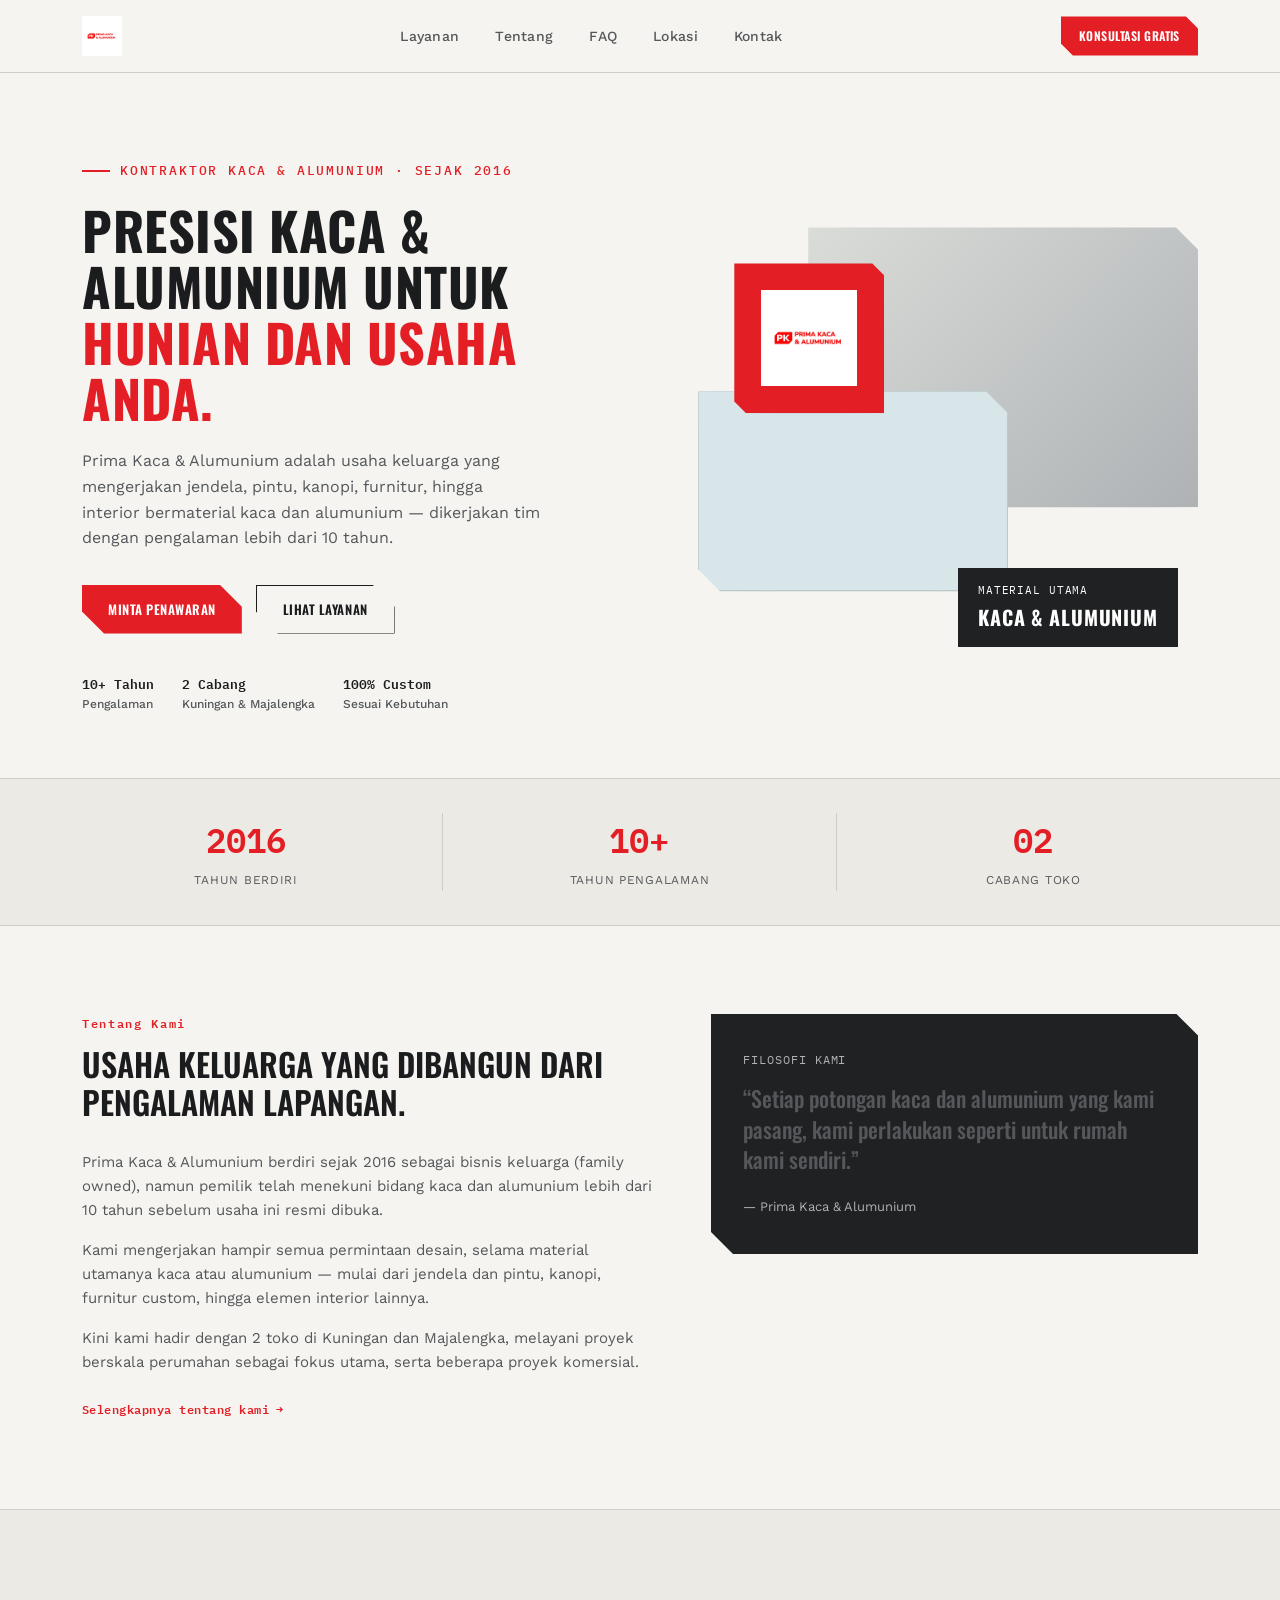
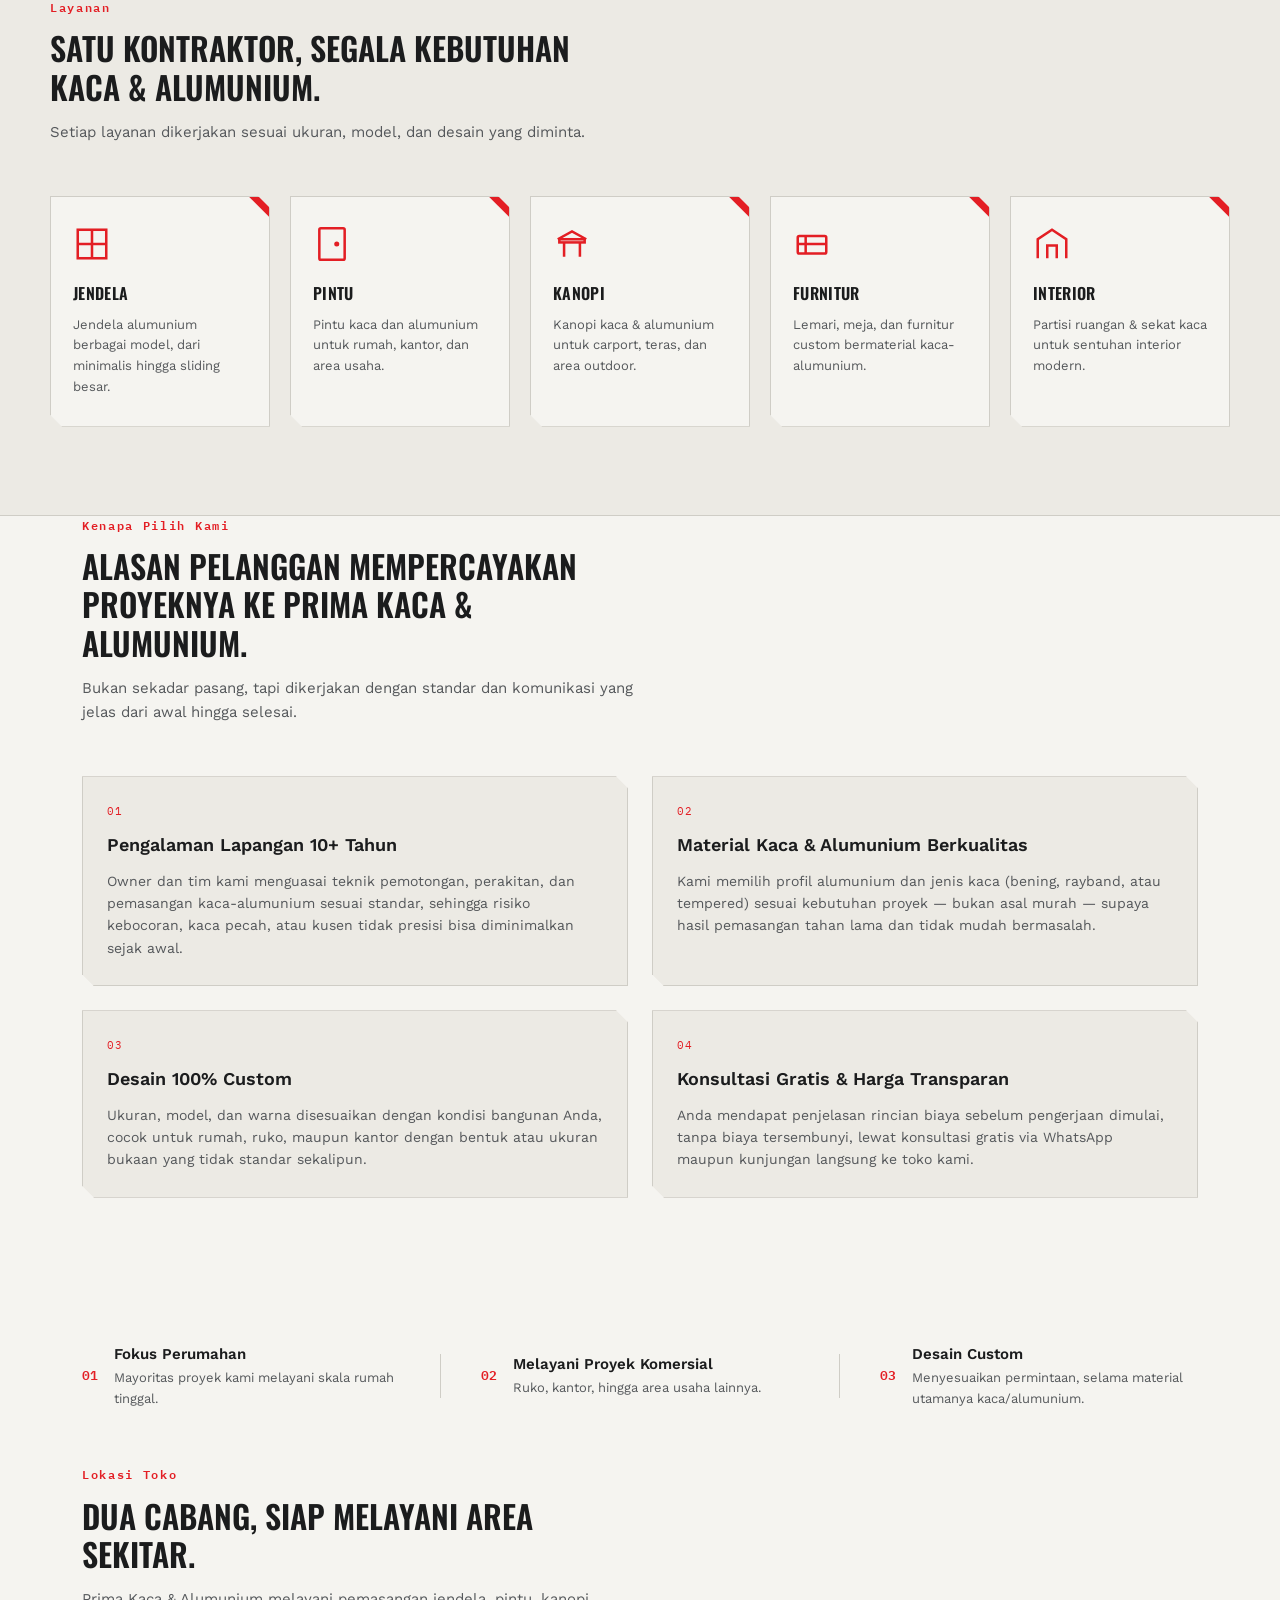
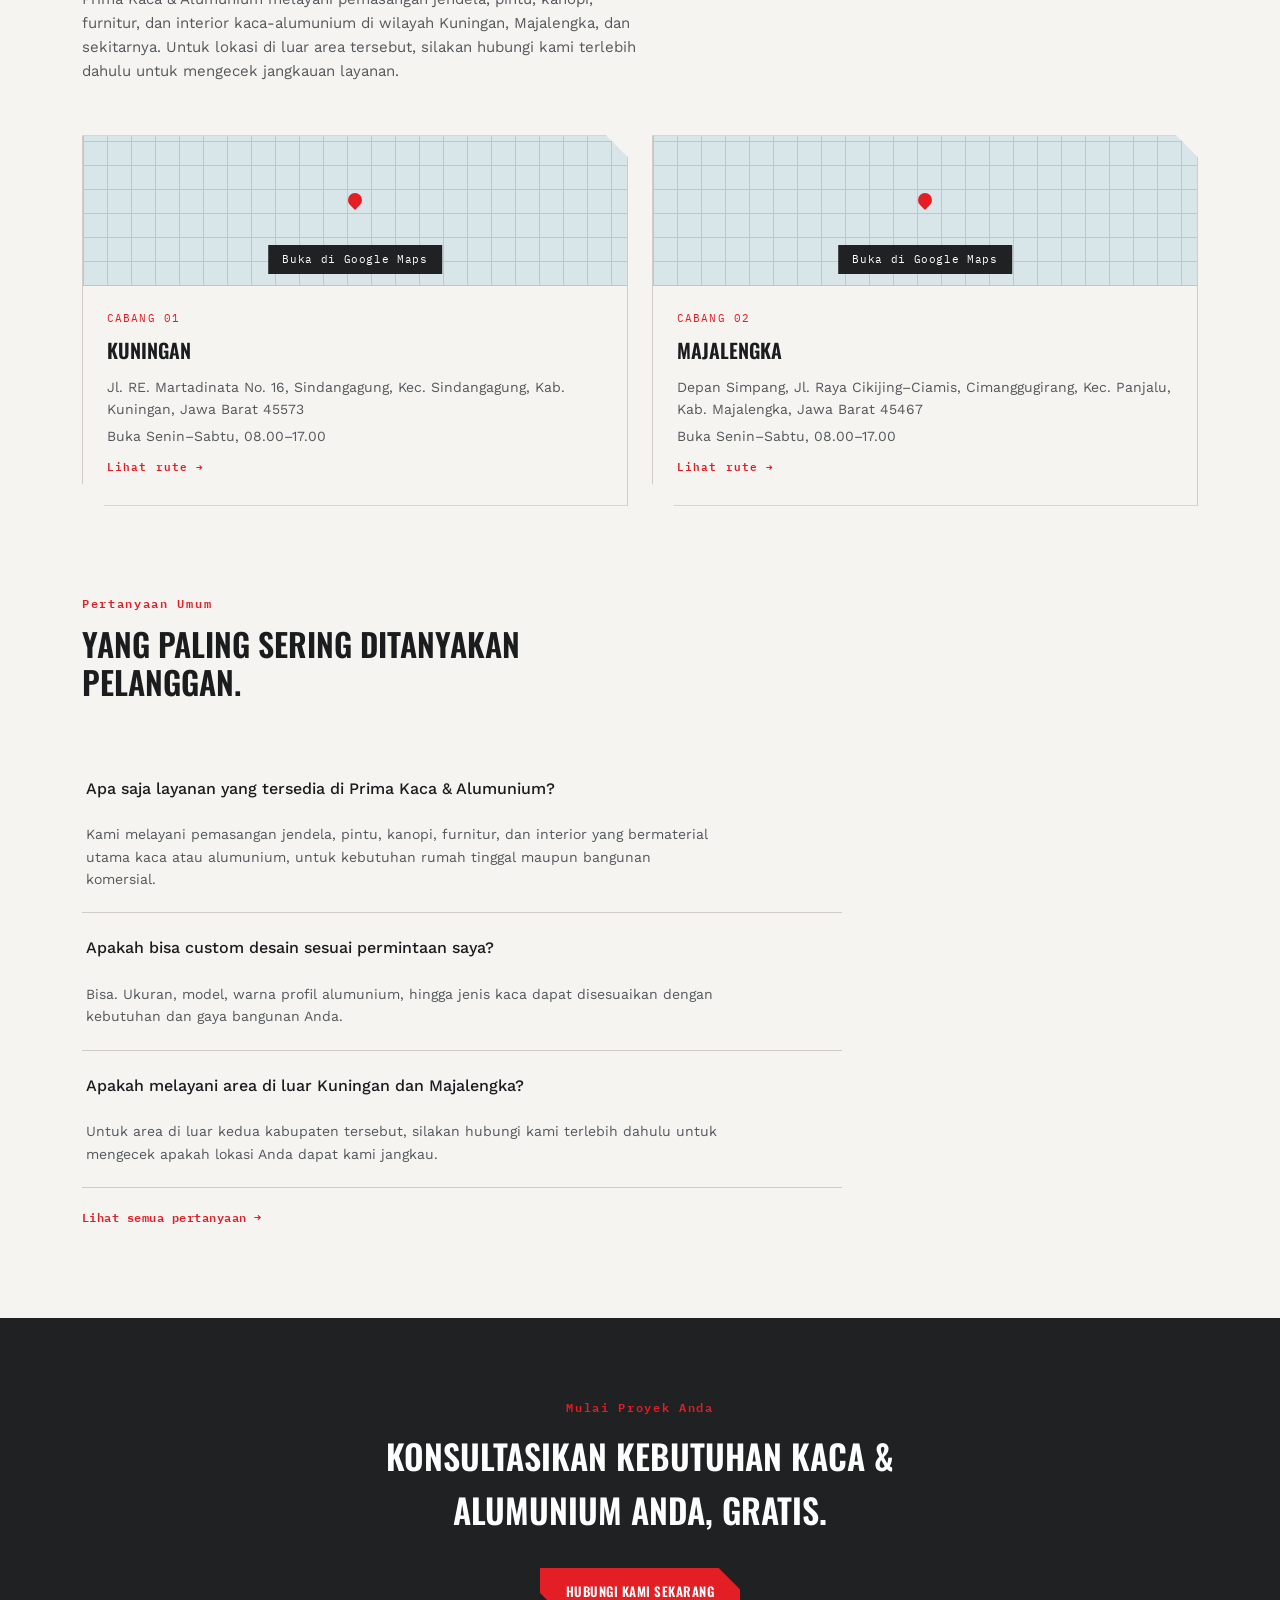
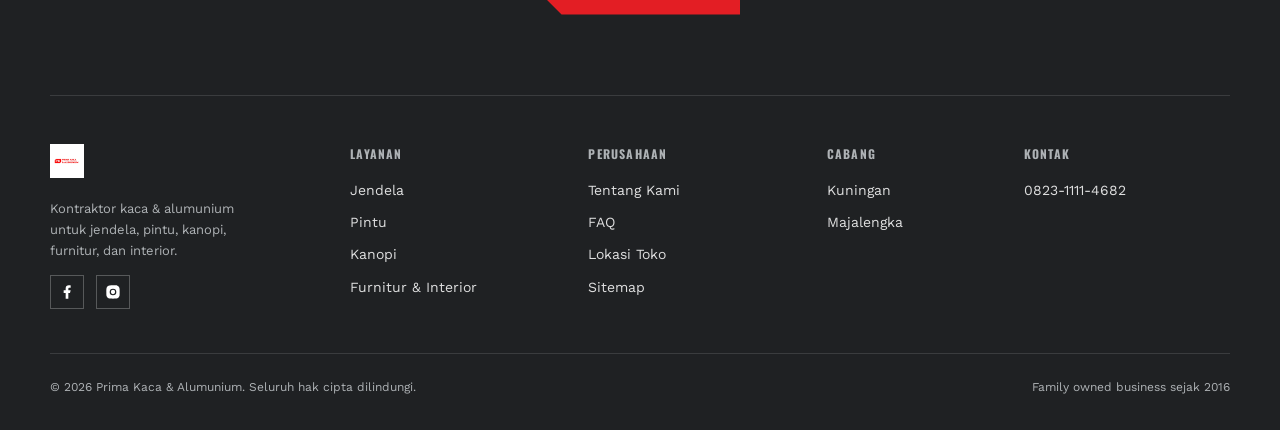
<file: index.html>
<!DOCTYPE html>
<html lang="id">
<head>
  <meta charset="UTF-8">
  <meta name="viewport" content="width=device-width, initial-scale=1.0">
  <title>Prima Kaca & Alumunium — Kontraktor Kaca & Alumunium Terpercaya</title>
  <meta name="description" content="Prima Kaca & Alumunium: kontraktor kaca & alumunium sejak 2016 di Kuningan & Majalengka. Jasa jendela, pintu, kanopi, furnitur & interior custom.">
  <link rel="canonical" href="index.html">
  <link rel="preconnect" href="https://fonts.googleapis.com">
  <link href="https://fonts.googleapis.com/css2?family=Oswald:wght@500;600;700&family=Work+Sans:wght@400;500;600&family=IBM+Plex+Mono:wght@500;600&display=swap" rel="stylesheet">
  <link rel="stylesheet" href="styles.css">
  <!-- Data terstruktur (Schema.org) supaya Google mengenali profil bisnis & social link -->
  <script type="application/ld+json">
  {
    "@context": "https://schema.org",
    "@type": "HomeAndConstructionBusiness",
    "name": "Prima Kaca & Alumunium",
    "description": "Kontraktor kaca & alumunium untuk jendela, pintu, kanopi, furnitur, dan interior.",
    "image": "logo.jpg",
    "telephone": "+6282311114682",
    "sameAs": [
      "https://www.facebook.com/p/Prima-Kaca-Alumunium-Kuningan-100066578571090/",
      "https://www.instagram.com/arijuniar_primakaca/"
    ],
    "foundingDate": "2016"
  }
  </script>
</head>
<body>
<div id="header-placeholder"></div>

  <!-- ============ HERO ============ -->
  <section class="hero">
    <div class="wrap hero-grid">
      <div>
        <div class="eyebrow mono">Kontraktor Kaca &amp; Alumunium · Sejak 2016</div>
        <h1>Presisi kaca &amp; alumunium untuk <span>hunian dan usaha Anda.</span></h1>
        <p class="lead">Prima Kaca &amp; Alumunium adalah usaha keluarga yang mengerjakan jendela, pintu, kanopi, furnitur, hingga interior bermaterial kaca dan alumunium — dikerjakan tim dengan pengalaman lebih dari 10 tahun.</p>
        <div class="hero-actions">
          <a href="https://wa.me/6282311114682?text=Halo%20Prima%20Kaca%20%26%20Alumunium%2C%20saya%20ingin%20minta%20penawaran%20harga." class="btn btn-primary cut" target="_blank" rel="noopener noreferrer">Minta Penawaran</a>
          <a href="#layanan" class="btn btn-outline cut">Lihat Layanan</a>
        </div>
        <div class="hero-trust">
          <div><span class="mono">10+ Tahun</span><br>Pengalaman</div>
          <div><span class="mono">2 Cabang</span><br>Kuningan &amp; Majalengka</div>
          <div><span class="mono">100% Custom</span><br>Sesuai Kebutuhan</div>
        </div>
      </div>

      <!-- Komposisi visual panel kaca/alumunium bertumpuk, elemen khas brand -->
      <div class="hero-visual">
        <div class="panel panel-alu cut"></div>
        <div class="panel panel-glass cut"></div>
        <div class="panel panel-red cut-sm">
          <img src="logo.jpg" alt="">
        </div>
        <div class="panel-tag mono">MATERIAL UTAMA<b>Kaca &amp; Alumunium</b></div>
      </div>
    </div>
  </section>

  <!-- ============ STATS BAND ============ -->
  <div class="stats-band">
    <div class="wrap stats">
      <div class="stat"><div class="stat-num mono">2016</div><div class="stat-label">Tahun Berdiri</div></div>
      <div class="stat"><div class="stat-num mono">10+</div><div class="stat-label">Tahun Pengalaman</div></div>
      <div class="stat"><div class="stat-num mono">02</div><div class="stat-label">Cabang Toko</div></div>
    </div>
  </div>

  <!-- ============ TENTANG KAMI (ringkas) ============ -->
  <section class="section" id="tentang">
    <div class="wrap about-grid">
      <div>
        <div class="sec-head" style="margin-bottom:28px;">
          <div class="sec-eyebrow mono">Tentang Kami</div>
          <h2>Usaha keluarga yang dibangun dari pengalaman lapangan.</h2>
        </div>
        <p>Prima Kaca &amp; Alumunium berdiri sejak 2016 sebagai bisnis keluarga (family owned), namun pemilik telah menekuni bidang kaca dan alumunium lebih dari 10 tahun sebelum usaha ini resmi dibuka.</p>
        <p>Kami mengerjakan hampir semua permintaan desain, selama material utamanya kaca atau alumunium — mulai dari jendela dan pintu, kanopi, furnitur custom, hingga elemen interior lainnya.</p>
        <p>Kini kami hadir dengan 2 toko di Kuningan dan Majalengka, melayani proyek berskala perumahan sebagai fokus utama, serta beberapa proyek komersial.</p>
        <a href="tentang.html" class="loc-link mono">Selengkapnya tentang kami &rarr;</a>
      </div>
      <div class="about-callout cut">
        <span class="mono">FILOSOFI KAMI</span>
        <p>&ldquo;Setiap potongan kaca dan alumunium yang kami pasang, kami perlakukan seperti untuk rumah kami sendiri.&rdquo;</p>
        <div class="sign">— Prima Kaca &amp; Alumunium</div>
      </div>
    </div>
  </section>

  <!-- ============ LAYANAN ============ -->
  <section class="services" id="layanan">
    <div class="wrap section">
      <div class="sec-head">
        <div class="sec-eyebrow mono">Layanan</div>
        <h2>Satu kontraktor, segala kebutuhan kaca &amp; alumunium.</h2>
        <p>Setiap layanan dikerjakan sesuai ukuran, model, dan desain yang diminta.</p>
      </div>
      <div class="service-grid">
        <a class="service-card cut-sm" href="layanan-jendela.html">
          <div class="service-icon"><svg viewBox="0 0 24 24"><rect x="3" y="3" width="18" height="18"/><line x1="12" y1="3" x2="12" y2="21"/><line x1="3" y1="12" x2="21" y2="12"/></svg></div>
          <h3>Jendela</h3>
          <p>Jendela alumunium berbagai model, dari minimalis hingga sliding besar.</p>
        </a>
        <a class="service-card cut-sm" href="layanan-pintu.html">
          <div class="service-icon"><svg viewBox="0 0 24 24"><rect x="4" y="2" width="16" height="20" rx="1"/><circle cx="15" cy="12" r="0.8"/></svg></div>
          <h3>Pintu</h3>
          <p>Pintu kaca dan alumunium untuk rumah, kantor, dan area usaha.</p>
        </a>
        <a class="service-card cut-sm" href="layanan-kanopi.html">
          <div class="service-icon"><svg viewBox="0 0 24 24"><path d="M3 9L12 4l9 5"/><rect x="4" y="9" width="16" height="2"/><line x1="7" y1="11" x2="7" y2="20"/><line x1="17" y1="11" x2="17" y2="20"/></svg></div>
          <h3>Kanopi</h3>
          <p>Kanopi kaca &amp; alumunium untuk carport, teras, dan area outdoor.</p>
        </a>
        <a class="service-card cut-sm" href="layanan-furnitur-interior.html">
          <div class="service-icon"><svg viewBox="0 0 24 24"><rect x="3" y="7" width="18" height="11" rx="1"/><line x1="3" y1="12" x2="21" y2="12"/><line x1="8" y1="7" x2="8" y2="18"/></svg></div>
          <h3>Furnitur</h3>
          <p>Lemari, meja, dan furnitur custom bermaterial kaca-alumunium.</p>
        </a>
        <a class="service-card cut-sm" href="layanan-furnitur-interior.html">
          <div class="service-icon"><svg viewBox="0 0 24 24"><path d="M3 21V9l9-6 9 6v12"/><path d="M9 21V13h6v8"/></svg></div>
          <h3>Interior</h3>
          <p>Partisi ruangan &amp; sekat kaca untuk sentuhan interior modern.</p>
        </a>
      </div>
    </div>
  </section>

  <!-- ============ KENAPA PILIH KAMI ============ -->
  <section class="section" style="padding-top:0;">
    <div class="wrap">
      <div class="sec-head">
        <div class="sec-eyebrow mono">Kenapa Pilih Kami</div>
        <h2>Alasan pelanggan mempercayakan proyeknya ke Prima Kaca &amp; Alumunium.</h2>
        <p>Bukan sekadar pasang, tapi dikerjakan dengan standar dan komunikasi yang jelas dari awal hingga selesai.</p>
      </div>
      <div class="w1h-grid">
        <div class="w1h-card cut-sm">
          <span class="w1h-label mono">01</span>
          <h3>Pengalaman Lapangan 10+ Tahun</h3>
          <p>Owner dan tim kami menguasai teknik pemotongan, perakitan, dan pemasangan kaca-alumunium sesuai standar, sehingga risiko kebocoran, kaca pecah, atau kusen tidak presisi bisa diminimalkan sejak awal.</p>
        </div>
        <div class="w1h-card cut-sm">
          <span class="w1h-label mono">02</span>
          <h3>Material Kaca &amp; Alumunium Berkualitas</h3>
          <p>Kami memilih profil alumunium dan jenis kaca (bening, rayband, atau tempered) sesuai kebutuhan proyek — bukan asal murah — supaya hasil pemasangan tahan lama dan tidak mudah bermasalah.</p>
        </div>
        <div class="w1h-card cut-sm">
          <span class="w1h-label mono">03</span>
          <h3>Desain 100% Custom</h3>
          <p>Ukuran, model, dan warna disesuaikan dengan kondisi bangunan Anda, cocok untuk rumah, ruko, maupun kantor dengan bentuk atau ukuran bukaan yang tidak standar sekalipun.</p>
        </div>
        <div class="w1h-card cut-sm">
          <span class="w1h-label mono">04</span>
          <h3>Konsultasi Gratis &amp; Harga Transparan</h3>
          <p>Anda mendapat penjelasan rincian biaya sebelum pengerjaan dimulai, tanpa biaya tersembunyi, lewat konsultasi gratis via WhatsApp maupun kunjungan langsung ke toko kami.</p>
        </div>
      </div>
    </div>
  </section>

  <!-- ============ SEGMEN PASAR ============ -->
  <section class="section market-section">
    <div class="wrap market">
      <div class="market-item">
        <div class="market-num mono">01</div>
        <div class="market-text">
          <h4>Fokus Perumahan</h4>
          <p>Mayoritas proyek kami melayani skala rumah tinggal.</p>
        </div>
      </div>
      <div class="market-div"></div>
      <div class="market-item">
        <div class="market-num mono">02</div>
        <div class="market-text">
          <h4>Melayani Proyek Komersial</h4>
          <p>Ruko, kantor, hingga area usaha lainnya.</p>
        </div>
      </div>
      <div class="market-div"></div>
      <div class="market-item">
        <div class="market-num mono">03</div>
        <div class="market-text">
          <h4>Desain Custom</h4>
          <p>Menyesuaikan permintaan, selama material utamanya kaca/alumunium.</p>
        </div>
      </div>
    </div>
  </section>

  <!-- ============ LOKASI ============ -->
  <section class="section loc-section" id="lokasi">
    <div class="wrap">
      <div class="sec-head">
        <div class="sec-eyebrow mono">Lokasi Toko</div>
        <h2>Dua cabang, siap melayani area sekitar.</h2>
        <p>Prima Kaca &amp; Alumunium melayani pemasangan jendela, pintu, kanopi, furnitur, dan interior kaca-alumunium di wilayah Kuningan, Majalengka, dan sekitarnya. Untuk lokasi di luar area tersebut, silakan hubungi kami terlebih dahulu untuk mengecek jangkauan layanan.</p>
      </div>
      <div class="loc-grid">
        <!-- Seluruh kartu jadi link ke Google Maps, dibuka di tab baru -->
        <a class="loc-card cut" href="https://maps.app.goo.gl/Yko8QU3D6EzZh3hf6" target="_blank" rel="noopener noreferrer">
          <div class="loc-map">
            <span class="loc-map-label mono">Buka di Google Maps</span>
          </div>
          <div class="loc-body">
            <span class="mono">CABANG 01</span>
            <h3>Kuningan</h3>
            <p>Jl. RE. Martadinata No. 16, Sindangagung, Kec. Sindangagung, Kab. Kuningan, Jawa Barat 45573</p>
            <p>Buka Senin–Sabtu, 08.00–17.00</p>
            <span class="loc-link mono">Lihat rute &rarr;</span>
          </div>
        </a>
        <a class="loc-card cut" href="https://maps.app.goo.gl/7x1ctTKZk57NxCUw6" target="_blank" rel="noopener noreferrer">
          <div class="loc-map">
            <span class="loc-map-label mono">Buka di Google Maps</span>
          </div>
          <div class="loc-body">
            <span class="mono">CABANG 02</span>
            <h3>Majalengka</h3>
            <p>Depan Simpang, Jl. Raya Cikijing–Ciamis, Cimanggugirang, Kec. Panjalu, Kab. Majalengka, Jawa Barat 45467</p>
            <p>Buka Senin–Sabtu, 08.00–17.00</p>
            <span class="loc-link mono">Lihat rute &rarr;</span>
          </div>
        </a>
      </div>
    </div>
  </section>

  <!-- ============ MINI FAQ ============ -->
  <section class="section" style="padding-top:0;">
    <div class="wrap">
      <div class="sec-head">
        <div class="sec-eyebrow mono">Pertanyaan Umum</div>
        <h2>Yang paling sering ditanyakan pelanggan.</h2>
      </div>
      <div class="faq-list" style="max-width:760px;">
        <div class="faq-item is-open">
          <div class="faq-question" style="cursor:default;">
            <span>Apa saja layanan yang tersedia di Prima Kaca &amp; Alumunium?</span>
          </div>
          <div class="faq-answer" style="max-height:none;">
            <p>Kami melayani pemasangan jendela, pintu, kanopi, furnitur, dan interior yang bermaterial utama kaca atau alumunium, untuk kebutuhan rumah tinggal maupun bangunan komersial.</p>
          </div>
        </div>
        <div class="faq-item is-open">
          <div class="faq-question" style="cursor:default;">
            <span>Apakah bisa custom desain sesuai permintaan saya?</span>
          </div>
          <div class="faq-answer" style="max-height:none;">
            <p>Bisa. Ukuran, model, warna profil alumunium, hingga jenis kaca dapat disesuaikan dengan kebutuhan dan gaya bangunan Anda.</p>
          </div>
        </div>
        <div class="faq-item is-open">
          <div class="faq-question" style="cursor:default;">
            <span>Apakah melayani area di luar Kuningan dan Majalengka?</span>
          </div>
          <div class="faq-answer" style="max-height:none;">
            <p>Untuk area di luar kedua kabupaten tersebut, silakan hubungi kami terlebih dahulu untuk mengecek apakah lokasi Anda dapat kami jangkau.</p>
          </div>
        </div>
      </div>
      <a href="faq.html" class="loc-link mono" style="display:inline-block; margin-top:20px;">Lihat semua pertanyaan &rarr;</a>
    </div>
  </section>

<div id="footer-placeholder"></div>
<script src="header.js"></script>
<script src="footer.js"></script>
<script src="script.js"></script>
</body>
</html>
</file>
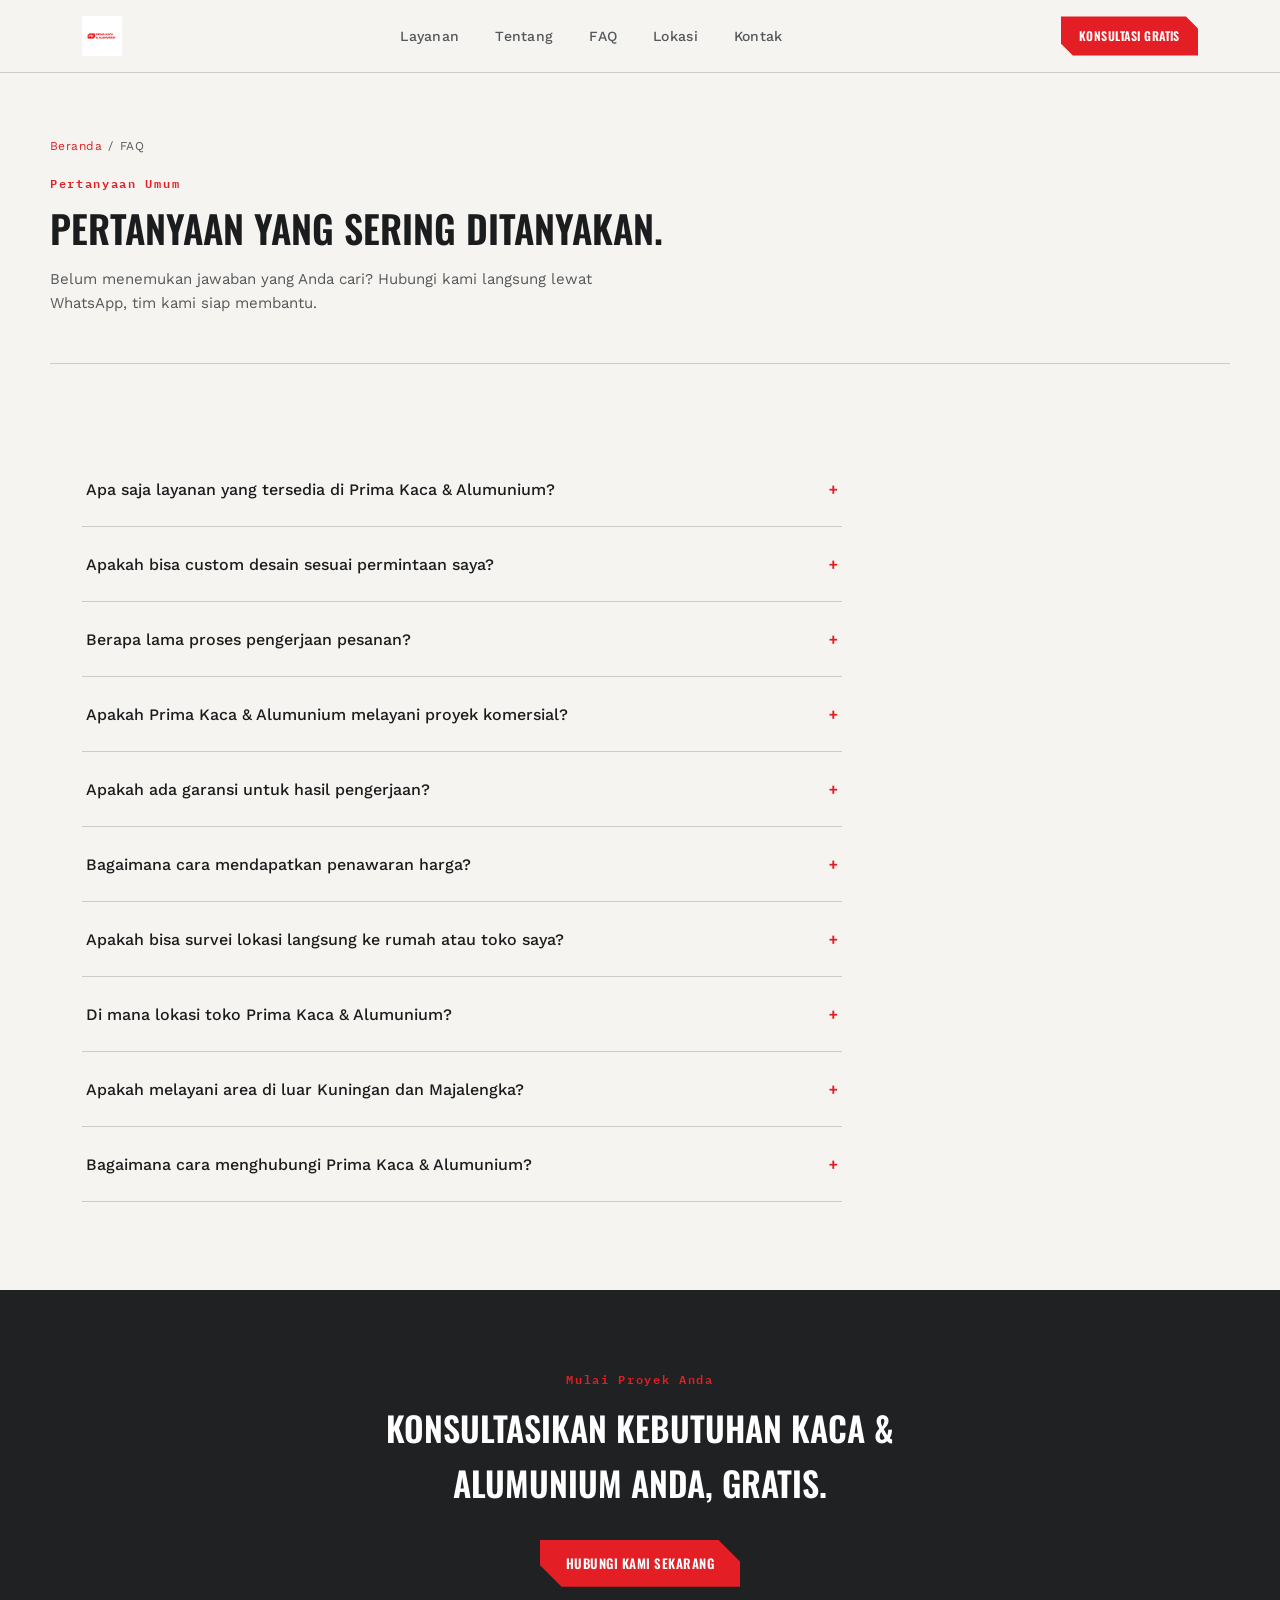
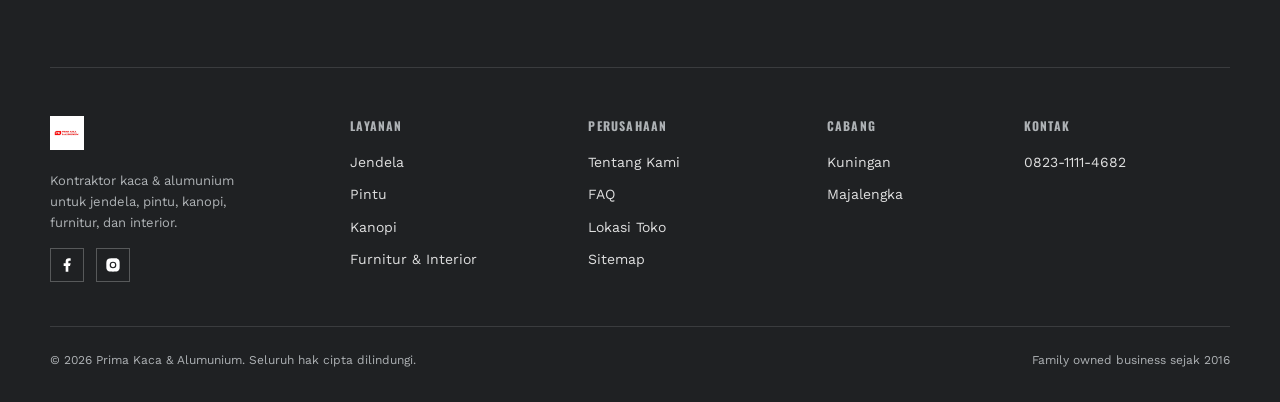
<file: faq.html>
<!DOCTYPE html>
<html lang="id">
<head>
  <meta charset="UTF-8">
  <meta name="viewport" content="width=device-width, initial-scale=1.0">
  <title>FAQ — Pertanyaan Umum Seputar Prima Kaca & Alumunium</title>
  <meta name="description" content="Pertanyaan seputar layanan, harga, garansi, dan area kerja Prima Kaca & Alumunium, kontraktor kaca & alumunium di Kuningan & Majalengka.">
  <link rel="canonical" href="faq.html">
  <link rel="preconnect" href="https://fonts.googleapis.com">
  <link href="https://fonts.googleapis.com/css2?family=Oswald:wght@500;600;700&family=Work+Sans:wght@400;500;600&family=IBM+Plex+Mono:wght@500;600&display=swap" rel="stylesheet">
  <link rel="stylesheet" href="styles.css">
  <script type="application/ld+json">
  {
    "@context": "https://schema.org",
    "@type": "FAQPage",
    "mainEntity": [
      { "@type": "Question", "name": "Apa saja layanan yang tersedia di Prima Kaca & Alumunium?", "acceptedAnswer": { "@type": "Answer", "text": "Kami melayani pemasangan jendela, pintu, kanopi, furnitur, dan interior yang bermaterial utama kaca atau alumunium. Selama material utamanya kaca/alumunium, hampir semua permintaan desain bisa kami kerjakan." } },
      { "@type": "Question", "name": "Apakah bisa custom desain sesuai permintaan saya?", "acceptedAnswer": { "@type": "Answer", "text": "Bisa. Ukuran, model, warna profil alumunium, hingga jenis kaca dapat disesuaikan dengan kebutuhan dan gaya rumah atau bangunan Anda." } },
      { "@type": "Question", "name": "Berapa lama proses pengerjaan pesanan?", "acceptedAnswer": { "@type": "Answer", "text": "Lama pengerjaan tergantung jenis layanan, ukuran, dan tingkat kerumitan desain. Setelah survei dan kesepakatan desain, tim kami akan menginformasikan estimasi waktu pengerjaan secara langsung." } },
      { "@type": "Question", "name": "Apakah Prima Kaca & Alumunium melayani proyek komersial?", "acceptedAnswer": { "@type": "Answer", "text": "Ya. Selain fokus pada proyek perumahan, kami juga menerima proyek komersial seperti ruko, kantor, dan area usaha lainnya." } },
      { "@type": "Question", "name": "Apakah ada garansi untuk hasil pengerjaan?", "acceptedAnswer": { "@type": "Answer", "text": "Kami berkomitmen pada kualitas material dan hasil pemasangan. Detail garansi akan dijelaskan langsung oleh tim kami sesuai jenis layanan dan kesepakatan pada saat penawaran." } },
      { "@type": "Question", "name": "Bagaimana cara mendapatkan penawaran harga?", "acceptedAnswer": { "@type": "Answer", "text": "Anda bisa menghubungi kami langsung melalui WhatsApp atau mengunjungi salah satu toko kami di Kuningan atau Majalengka untuk konsultasi dan penawaran harga." } },
      { "@type": "Question", "name": "Apakah bisa survei lokasi langsung ke rumah atau toko saya?", "acceptedAnswer": { "@type": "Answer", "text": "Bisa. Untuk mendapatkan hasil ukur dan penawaran yang akurat, tim kami dapat melakukan survei langsung ke lokasi sesuai jadwal yang disepakati." } },
      { "@type": "Question", "name": "Di mana lokasi toko Prima Kaca & Alumunium?", "acceptedAnswer": { "@type": "Answer", "text": "Kami memiliki 2 cabang toko, yaitu di Kuningan dan Majalengka, Jawa Barat. Alamat lengkap dan link Google Maps tersedia di halaman Lokasi." } },
      { "@type": "Question", "name": "Apakah melayani area di luar Kuningan dan Majalengka?", "acceptedAnswer": { "@type": "Answer", "text": "Untuk area di luar kedua kabupaten tersebut, silakan hubungi kami terlebih dahulu untuk mengecek apakah lokasi Anda dapat kami jangkau." } },
      { "@type": "Question", "name": "Bagaimana cara menghubungi Prima Kaca & Alumunium?", "acceptedAnswer": { "@type": "Answer", "text": "Anda dapat menghubungi kami melalui WhatsApp di 0823-1111-4682, email di hello@primakaca.id, atau media sosial Facebook dan Instagram kami." } }
    ]
  }
  </script>
</head>
<body>
<div id="header-placeholder"></div>
<section class="section page-hero wrap">
    <div class="breadcrumb"><a href="index.html">Beranda</a><span>/</span>FAQ</div>
    <div class="sec-eyebrow mono">Pertanyaan Umum</div>
    <h1>Pertanyaan yang sering ditanyakan.</h1>
    <p>Belum menemukan jawaban yang Anda cari? Hubungi kami langsung lewat WhatsApp, tim kami siap membantu.</p>
  </section>

  <section class="section">
    <div class="wrap">
      <div class="faq-list">
      <div class="faq-item">
        <button class="faq-question" type="button">
          <span>Apa saja layanan yang tersedia di Prima Kaca & Alumunium?</span>
          <span class="faq-plus" aria-hidden="true">+</span>
        </button>
        <div class="faq-answer">
          <p>Kami melayani pemasangan jendela, pintu, kanopi, furnitur, dan interior yang bermaterial utama kaca atau alumunium. Selama material utamanya kaca/alumunium, hampir semua permintaan desain bisa kami kerjakan.</p>
        </div>
      </div>
      <div class="faq-item">
        <button class="faq-question" type="button">
          <span>Apakah bisa custom desain sesuai permintaan saya?</span>
          <span class="faq-plus" aria-hidden="true">+</span>
        </button>
        <div class="faq-answer">
          <p>Bisa. Ukuran, model, warna profil alumunium, hingga jenis kaca dapat disesuaikan dengan kebutuhan dan gaya rumah atau bangunan Anda.</p>
        </div>
      </div>
      <div class="faq-item">
        <button class="faq-question" type="button">
          <span>Berapa lama proses pengerjaan pesanan?</span>
          <span class="faq-plus" aria-hidden="true">+</span>
        </button>
        <div class="faq-answer">
          <p>Lama pengerjaan tergantung jenis layanan, ukuran, dan tingkat kerumitan desain. Setelah survei dan kesepakatan desain, tim kami akan menginformasikan estimasi waktu pengerjaan secara langsung.</p>
        </div>
      </div>
      <div class="faq-item">
        <button class="faq-question" type="button">
          <span>Apakah Prima Kaca & Alumunium melayani proyek komersial?</span>
          <span class="faq-plus" aria-hidden="true">+</span>
        </button>
        <div class="faq-answer">
          <p>Ya. Selain fokus pada proyek perumahan, kami juga menerima proyek komersial seperti ruko, kantor, dan area usaha lainnya.</p>
        </div>
      </div>
      <div class="faq-item">
        <button class="faq-question" type="button">
          <span>Apakah ada garansi untuk hasil pengerjaan?</span>
          <span class="faq-plus" aria-hidden="true">+</span>
        </button>
        <div class="faq-answer">
          <p>Kami berkomitmen pada kualitas material dan hasil pemasangan. Detail garansi akan dijelaskan langsung oleh tim kami sesuai jenis layanan dan kesepakatan pada saat penawaran.</p>
        </div>
      </div>
      <div class="faq-item">
        <button class="faq-question" type="button">
          <span>Bagaimana cara mendapatkan penawaran harga?</span>
          <span class="faq-plus" aria-hidden="true">+</span>
        </button>
        <div class="faq-answer">
          <p>Anda bisa menghubungi kami langsung melalui WhatsApp atau mengunjungi salah satu toko kami di Kuningan atau Majalengka untuk konsultasi dan penawaran harga.</p>
        </div>
      </div>
      <div class="faq-item">
        <button class="faq-question" type="button">
          <span>Apakah bisa survei lokasi langsung ke rumah atau toko saya?</span>
          <span class="faq-plus" aria-hidden="true">+</span>
        </button>
        <div class="faq-answer">
          <p>Bisa. Untuk mendapatkan hasil ukur dan penawaran yang akurat, tim kami dapat melakukan survei langsung ke lokasi sesuai jadwal yang disepakati.</p>
        </div>
      </div>
      <div class="faq-item">
        <button class="faq-question" type="button">
          <span>Di mana lokasi toko Prima Kaca & Alumunium?</span>
          <span class="faq-plus" aria-hidden="true">+</span>
        </button>
        <div class="faq-answer">
          <p>Kami memiliki 2 cabang toko, yaitu di Kuningan dan Majalengka, Jawa Barat. Alamat lengkap dan link Google Maps tersedia di halaman Lokasi.</p>
        </div>
      </div>
      <div class="faq-item">
        <button class="faq-question" type="button">
          <span>Apakah melayani area di luar Kuningan dan Majalengka?</span>
          <span class="faq-plus" aria-hidden="true">+</span>
        </button>
        <div class="faq-answer">
          <p>Untuk area di luar kedua kabupaten tersebut, silakan hubungi kami terlebih dahulu untuk mengecek apakah lokasi Anda dapat kami jangkau.</p>
        </div>
      </div>
      <div class="faq-item">
        <button class="faq-question" type="button">
          <span>Bagaimana cara menghubungi Prima Kaca & Alumunium?</span>
          <span class="faq-plus" aria-hidden="true">+</span>
        </button>
        <div class="faq-answer">
          <p>Anda dapat menghubungi kami melalui WhatsApp di 0823-1111-4682, email di hello@primakaca.id, atau media sosial Facebook dan Instagram kami.</p>
        </div>
      </div>
      </div>
    </div>
  </section>

<div id="footer-placeholder"></div>
<script src="header.js"></script>
<script src="footer.js"></script>
<script src="script.js"></script>
</body>
</html>
</file>
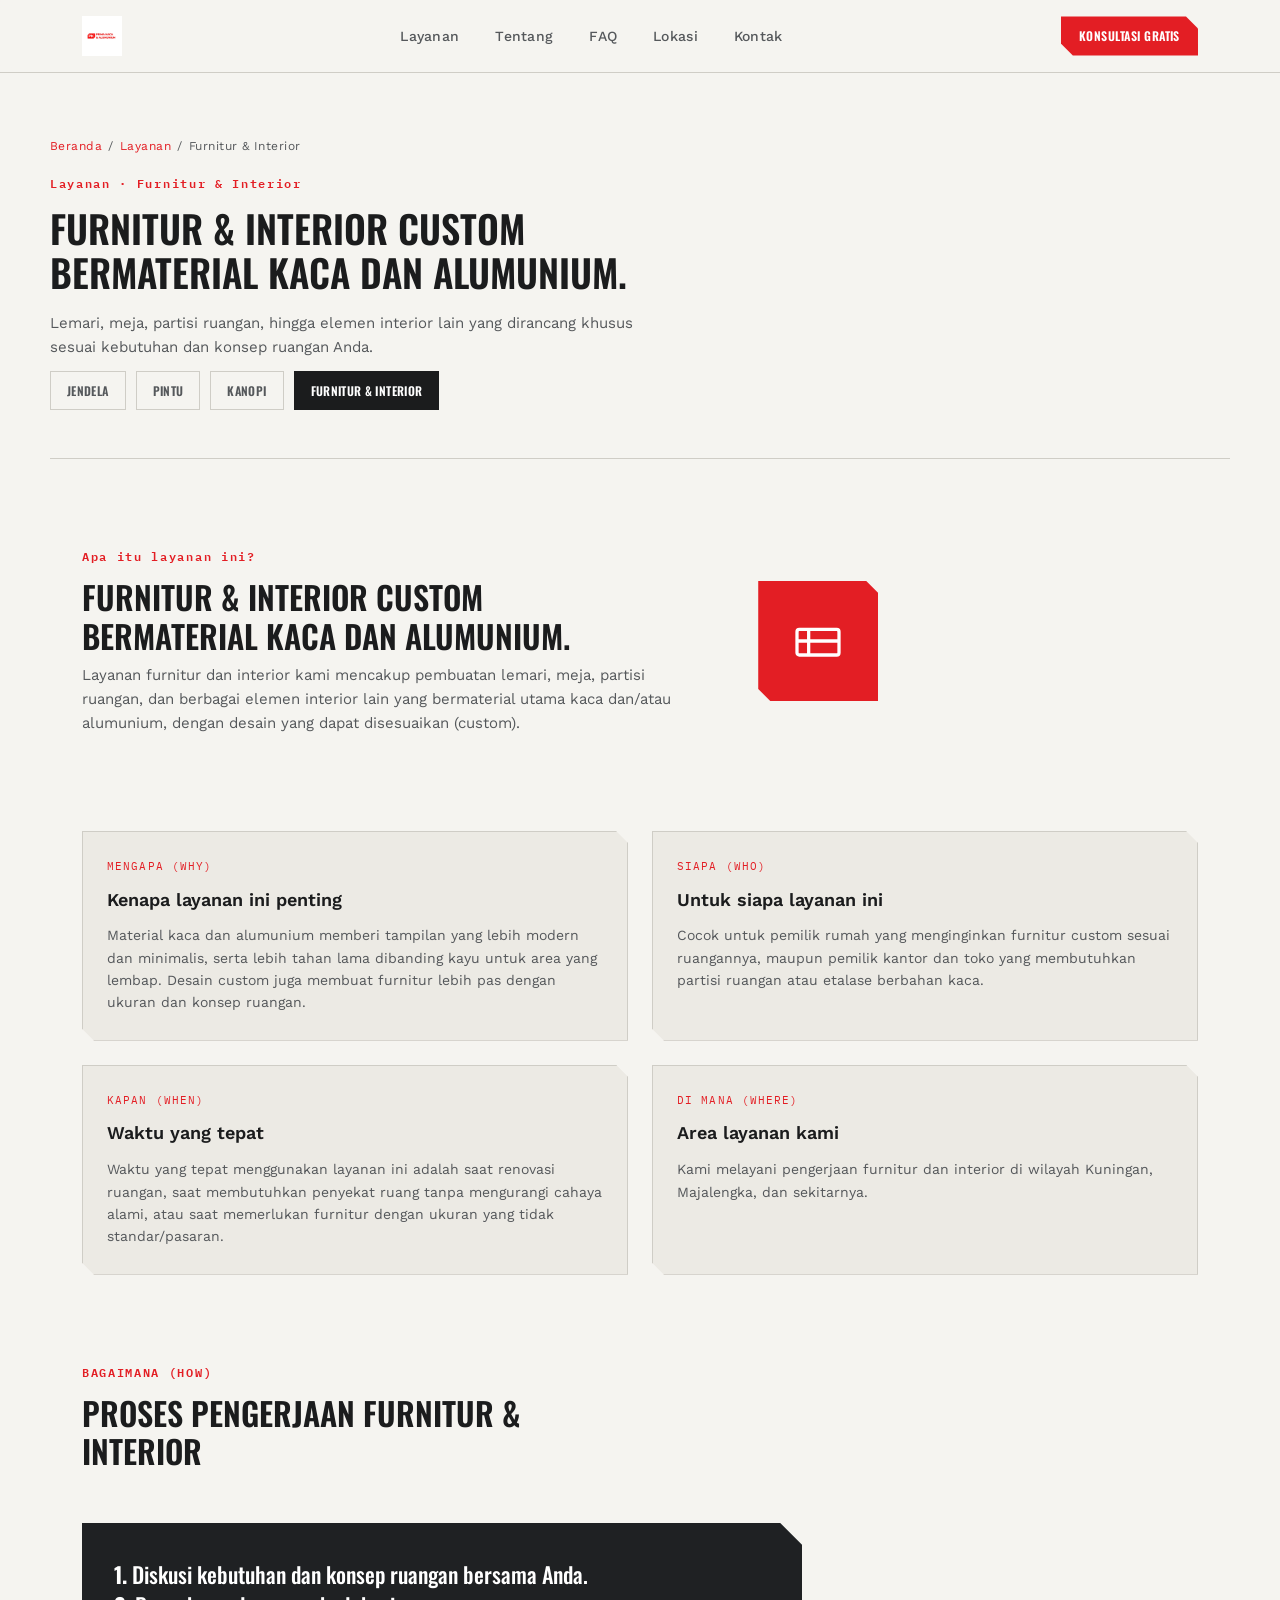
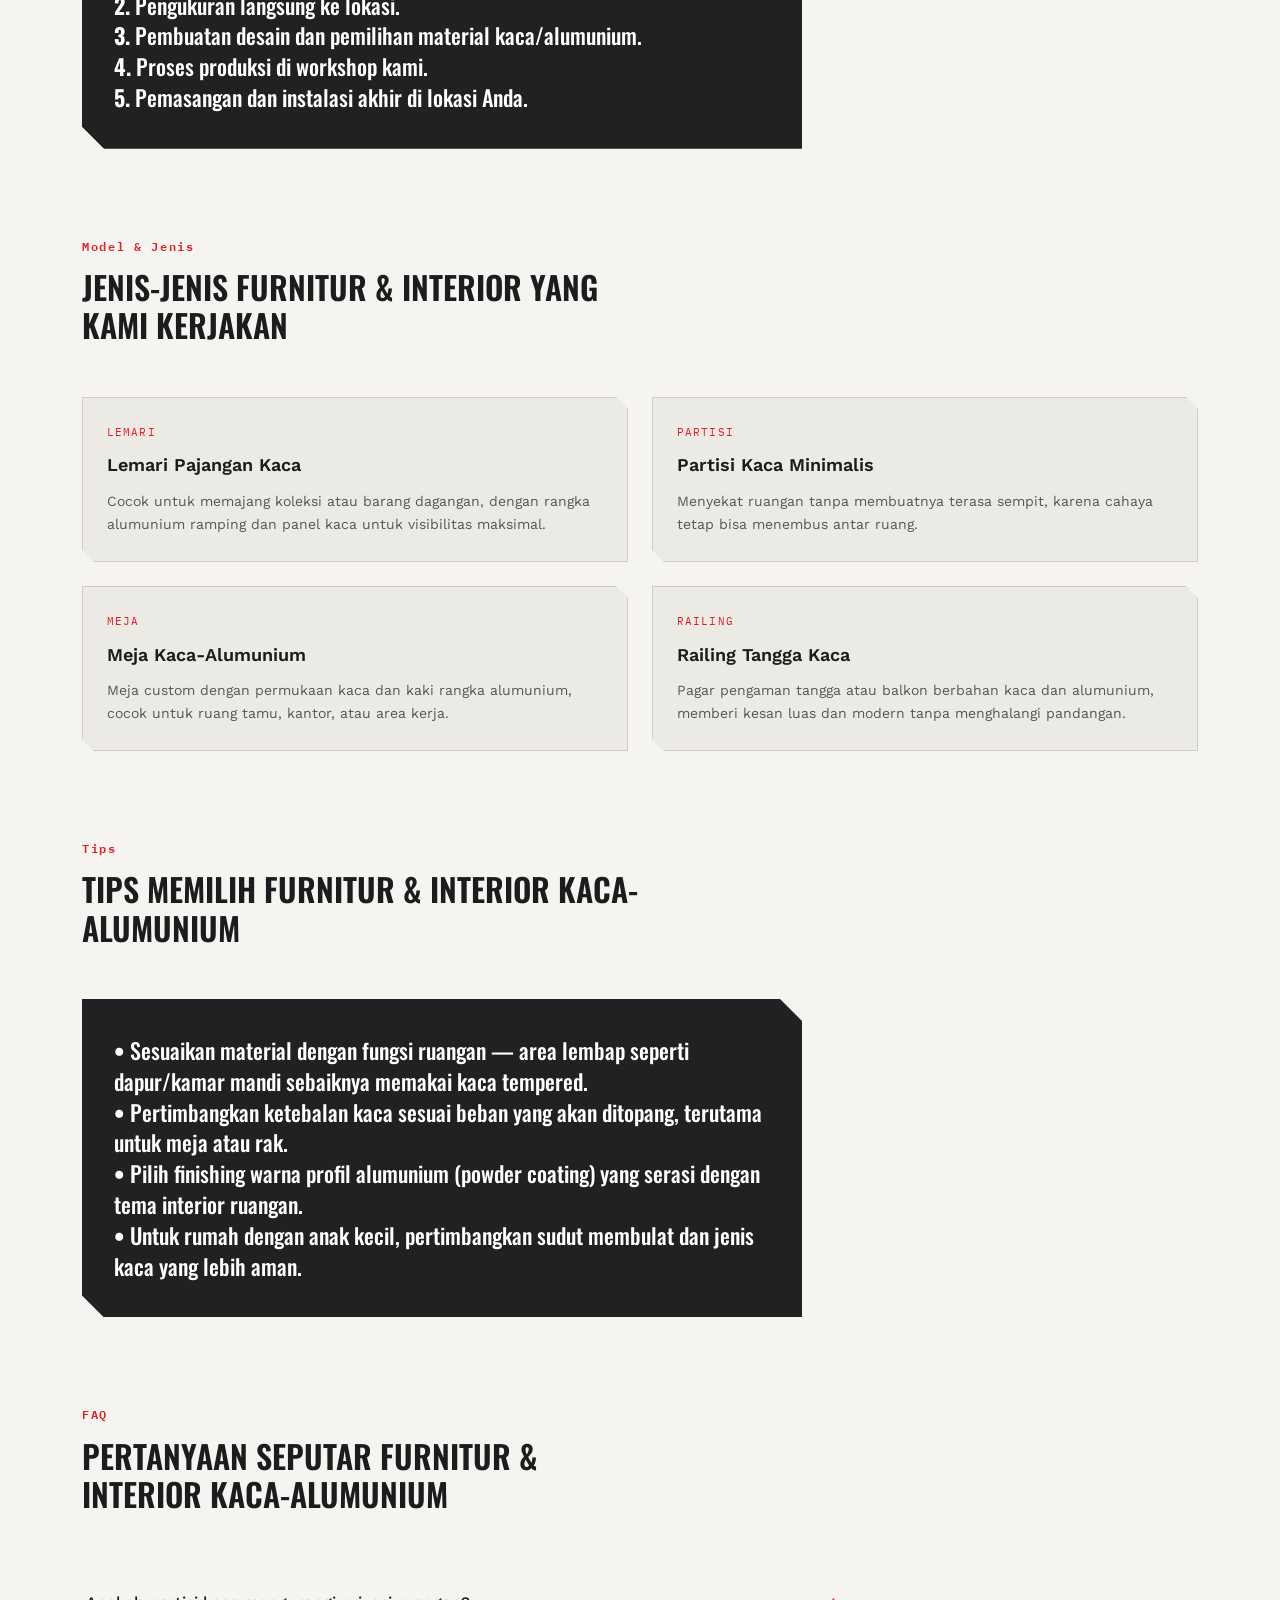
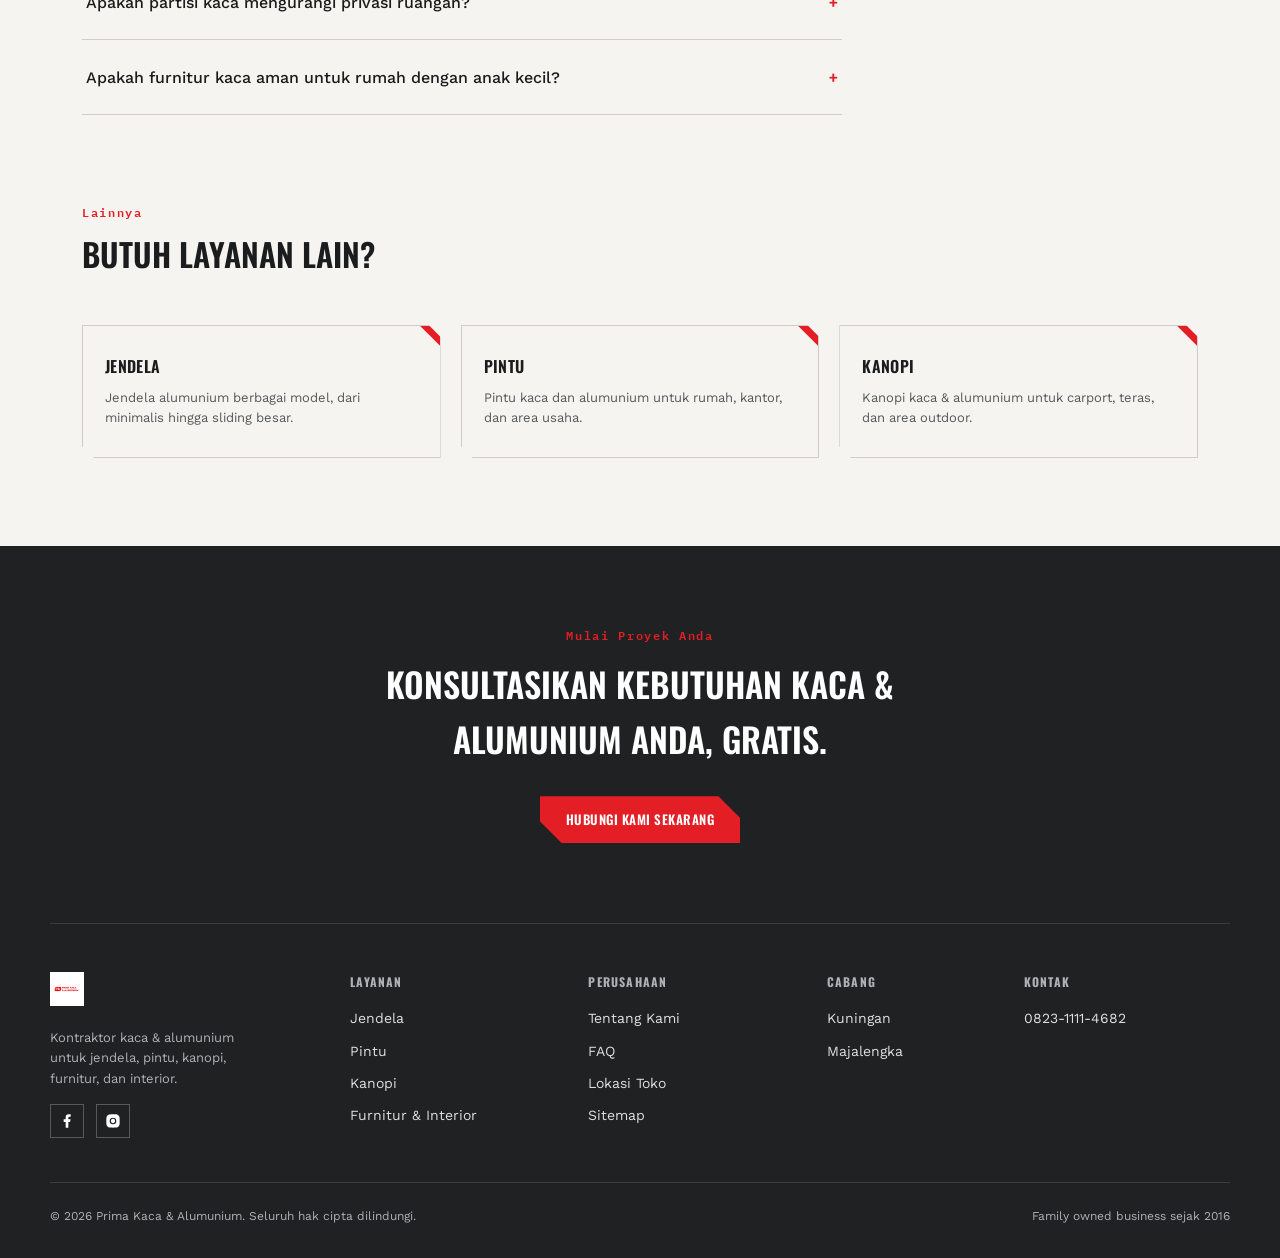
<file: layanan-furnitur-interior.html>
<!DOCTYPE html>
<html lang="id">
<head>
  <meta charset="UTF-8">
  <meta name="viewport" content="width=device-width, initial-scale=1.0">
  <title>Jasa Furnitur & Interior Kaca & Alumunium — Prima Kaca & Alumunium</title>
  <meta name="description" content="Jasa furnitur & interior custom bermaterial kaca & alumunium di Kuningan & Majalengka. Lemari, partisi, hingga sekat ruangan modern.">
  <link rel="canonical" href="layanan-furnitur-interior.html">
  <link rel="preconnect" href="https://fonts.googleapis.com">
  <link href="https://fonts.googleapis.com/css2?family=Oswald:wght@500;600;700&family=Work+Sans:wght@400;500;600&family=IBM+Plex+Mono:wght@500;600&display=swap" rel="stylesheet">
  <link rel="stylesheet" href="styles.css">
  <script type="application/ld+json">
  {
    "@context": "https://schema.org",
    "@type": "Service",
    "serviceType": "Pembuatan furnitur dan interior kaca dan alumunium",
    "provider": { "@type": "HomeAndConstructionBusiness", "name": "Prima Kaca & Alumunium" },
    "areaServed": ["Kuningan", "Majalengka"],
    "description": "Jasa furnitur & interior custom bermaterial kaca & alumunium di Kuningan & Majalengka. Lemari, partisi, hingga sekat ruangan modern."
  }
  </script>
  <script type="application/ld+json">
  {
    "@context": "https://schema.org",
    "@type": "BreadcrumbList",
    "itemListElement": [
      { "@type": "ListItem", "position": 1, "name": "Beranda", "item": "index.html" },
      { "@type": "ListItem", "position": 2, "name": "Layanan", "item": "index.html#layanan" },
      { "@type": "ListItem", "position": 3, "name": "Furnitur & Interior", "item": "layanan-furnitur-interior.html" }
    ]
  }
  </script>
  <script type="application/ld+json">
  {
    "@context": "https://schema.org",
    "@type": "FAQPage",
    "mainEntity": [
      { "@type": "Question", "name": "Apakah partisi kaca mengurangi privasi ruangan?", "acceptedAnswer": { "@type": "Answer", "text": "Tidak selalu. Anda bisa memilih kaca buram, rayband, atau frosted pada bagian tertentu supaya cahaya tetap masuk namun privasi tetap terjaga." } },
      { "@type": "Question", "name": "Apakah furnitur kaca aman untuk rumah dengan anak kecil?", "acceptedAnswer": { "@type": "Answer", "text": "Kami dapat menyarankan penggunaan kaca tempered yang lebih tahan benturan serta desain sudut yang lebih aman sesuai kebutuhan rumah Anda." } }
    ]
  }
  </script>
</head>
<body>
<div id="header-placeholder"></div>
<section class="section page-hero wrap">
    <div class="breadcrumb"><a href="index.html">Beranda</a><span>/</span><a href="index.html#layanan">Layanan</a><span>/</span>Furnitur & Interior</div>
    <div class="sec-eyebrow mono">Layanan · Furnitur & Interior</div>
    <h1>Furnitur & interior custom bermaterial kaca dan alumunium.</h1>
    <p>Lemari, meja, partisi ruangan, hingga elemen interior lain yang dirancang khusus sesuai kebutuhan dan konsep ruangan Anda.</p>
    <div class="service-nav">
      <a href="layanan-jendela.html">Jendela</a>
      <a href="layanan-pintu.html">Pintu</a>
      <a href="layanan-kanopi.html">Kanopi</a>
      <a class="is-active" href="layanan-furnitur-interior.html">Furnitur & Interior</a>
    </div>
  </section>

  <section class="section">
    <div class="wrap service-hero">
      <div>
        <div class="sec-head" style="margin-bottom:8px;">
          <div class="sec-eyebrow mono">Apa itu layanan ini?</div>
          <h2>Furnitur & interior custom bermaterial kaca dan alumunium.</h2>
        </div>
        <p style="color:var(--ink-soft); font-size:15px;">Layanan furnitur dan interior kami mencakup pembuatan lemari, meja, partisi ruangan, dan berbagai elemen interior lain yang bermaterial utama kaca dan/atau alumunium, dengan desain yang dapat disesuaikan (custom).</p>
      </div>
      <div class="service-hero-badge cut-sm">
        <svg viewBox="0 0 24 24"><rect x="3" y="7" width="18" height="11" rx="1"/><line x1="3" y1="12" x2="21" y2="12"/><line x1="8" y1="7" x2="8" y2="18"/></svg>
      </div>
    </div>
  </section>

  <section class="section" style="padding-top:0;">
    <div class="wrap">
      <div class="w1h-grid">
        <div class="w1h-card cut-sm">
          <span class="w1h-label mono">MENGAPA (WHY)</span>
          <h3>Kenapa layanan ini penting</h3>
          <p>Material kaca dan alumunium memberi tampilan yang lebih modern dan minimalis, serta lebih tahan lama dibanding kayu untuk area yang lembap. Desain custom juga membuat furnitur lebih pas dengan ukuran dan konsep ruangan.</p>
        </div>
        <div class="w1h-card cut-sm">
          <span class="w1h-label mono">SIAPA (WHO)</span>
          <h3>Untuk siapa layanan ini</h3>
          <p>Cocok untuk pemilik rumah yang menginginkan furnitur custom sesuai ruangannya, maupun pemilik kantor dan toko yang membutuhkan partisi ruangan atau etalase berbahan kaca.</p>
        </div>
        <div class="w1h-card cut-sm">
          <span class="w1h-label mono">KAPAN (WHEN)</span>
          <h3>Waktu yang tepat</h3>
          <p>Waktu yang tepat menggunakan layanan ini adalah saat renovasi ruangan, saat membutuhkan penyekat ruang tanpa mengurangi cahaya alami, atau saat memerlukan furnitur dengan ukuran yang tidak standar/pasaran.</p>
        </div>
        <div class="w1h-card cut-sm">
          <span class="w1h-label mono">DI MANA (WHERE)</span>
          <h3>Area layanan kami</h3>
          <p>Kami melayani pengerjaan furnitur dan interior di wilayah Kuningan, Majalengka, dan sekitarnya.</p>
        </div>
      </div>
    </div>
  </section>

  <section class="section" style="padding-top:0;">
    <div class="wrap">
      <div class="sec-head">
        <div class="sec-eyebrow mono">BAGAIMANA (HOW)</div>
        <h2>Proses pengerjaan furnitur & interior</h2>
      </div>
      <div class="about-callout cut" style="max-width:720px;">
        <p><b>1.</b> Diskusi kebutuhan dan konsep ruangan bersama Anda.</p><p><b>2.</b> Pengukuran langsung ke lokasi.</p><p><b>3.</b> Pembuatan desain dan pemilihan material kaca/alumunium.</p><p><b>4.</b> Proses produksi di workshop kami.</p><p><b>5.</b> Pemasangan dan instalasi akhir di lokasi Anda.</p>
      </div>
    </div>
  </section>

  <!-- ============ JENIS-JENIS FURNITUR & INTERIOR ============ -->
  <section class="section" style="padding-top:0;">
    <div class="wrap">
      <div class="sec-head">
        <div class="sec-eyebrow mono">Model &amp; Jenis</div>
        <h2>Jenis-jenis furnitur &amp; interior yang kami kerjakan</h2>
      </div>
      <div class="w1h-grid">
        <div class="w1h-card cut-sm">
          <span class="w1h-label mono">LEMARI</span>
          <h3>Lemari Pajangan Kaca</h3>
          <p>Cocok untuk memajang koleksi atau barang dagangan, dengan rangka alumunium ramping dan panel kaca untuk visibilitas maksimal.</p>
        </div>
        <div class="w1h-card cut-sm">
          <span class="w1h-label mono">PARTISI</span>
          <h3>Partisi Kaca Minimalis</h3>
          <p>Menyekat ruangan tanpa membuatnya terasa sempit, karena cahaya tetap bisa menembus antar ruang.</p>
        </div>
        <div class="w1h-card cut-sm">
          <span class="w1h-label mono">MEJA</span>
          <h3>Meja Kaca-Alumunium</h3>
          <p>Meja custom dengan permukaan kaca dan kaki rangka alumunium, cocok untuk ruang tamu, kantor, atau area kerja.</p>
        </div>
        <div class="w1h-card cut-sm">
          <span class="w1h-label mono">RAILING</span>
          <h3>Railing Tangga Kaca</h3>
          <p>Pagar pengaman tangga atau balkon berbahan kaca dan alumunium, memberi kesan luas dan modern tanpa menghalangi pandangan.</p>
        </div>
      </div>
    </div>
  </section>

  <!-- ============ TIPS MEMILIH ============ -->
  <section class="section" style="padding-top:0;">
    <div class="wrap">
      <div class="sec-head">
        <div class="sec-eyebrow mono">Tips</div>
        <h2>Tips memilih furnitur &amp; interior kaca-alumunium</h2>
      </div>
      <div class="about-callout cut" style="max-width:720px;">
        <p><b>•</b> Sesuaikan material dengan fungsi ruangan — area lembap seperti dapur/kamar mandi sebaiknya memakai kaca tempered.</p>
        <p><b>•</b> Pertimbangkan ketebalan kaca sesuai beban yang akan ditopang, terutama untuk meja atau rak.</p>
        <p><b>•</b> Pilih finishing warna profil alumunium (powder coating) yang serasi dengan tema interior ruangan.</p>
        <p><b>•</b> Untuk rumah dengan anak kecil, pertimbangkan sudut membulat dan jenis kaca yang lebih aman.</p>
      </div>
    </div>
  </section>

  <!-- ============ FAQ SINGKAT ============ -->
  <section class="section" style="padding-top:0;">
    <div class="wrap">
      <div class="sec-head">
        <div class="sec-eyebrow mono">FAQ</div>
        <h2>Pertanyaan seputar furnitur &amp; interior kaca-alumunium</h2>
      </div>
      <div class="faq-list" style="max-width:760px;">
        <div class="faq-item">
          <button class="faq-question" type="button">
            <span>Apakah partisi kaca mengurangi privasi ruangan?</span>
            <span class="faq-plus" aria-hidden="true">+</span>
          </button>
          <div class="faq-answer">
            <p>Tidak selalu. Anda bisa memilih kaca buram, rayband, atau frosted pada bagian tertentu supaya cahaya tetap masuk namun privasi tetap terjaga.</p>
          </div>
        </div>
        <div class="faq-item">
          <button class="faq-question" type="button">
            <span>Apakah furnitur kaca aman untuk rumah dengan anak kecil?</span>
            <span class="faq-plus" aria-hidden="true">+</span>
          </button>
          <div class="faq-answer">
            <p>Kami dapat menyarankan penggunaan kaca tempered yang lebih tahan benturan serta desain sudut yang lebih aman sesuai kebutuhan rumah Anda.</p>
          </div>
        </div>
      </div>
    </div>
  </section>

  <!-- ============ LAYANAN LAINNYA ============ -->
  <section class="section" style="padding-top:0;">
    <div class="wrap">
      <div class="sec-head">
        <div class="sec-eyebrow mono">Lainnya</div>
        <h2>Butuh layanan lain?</h2>
      </div>
      <div class="service-grid" style="grid-template-columns:repeat(3,1fr);">
        <a class="service-card cut-sm" href="layanan-jendela.html">
          <h3>Jendela</h3>
          <p>Jendela alumunium berbagai model, dari minimalis hingga sliding besar.</p>
        </a>
        <a class="service-card cut-sm" href="layanan-pintu.html">
          <h3>Pintu</h3>
          <p>Pintu kaca dan alumunium untuk rumah, kantor, dan area usaha.</p>
        </a>
        <a class="service-card cut-sm" href="layanan-kanopi.html">
          <h3>Kanopi</h3>
          <p>Kanopi kaca &amp; alumunium untuk carport, teras, dan area outdoor.</p>
        </a>
      </div>
    </div>
  </section>

<div id="footer-placeholder"></div>
<script src="header.js"></script>
<script src="footer.js"></script>
<script src="script.js"></script>
</body>
</html>
</file>
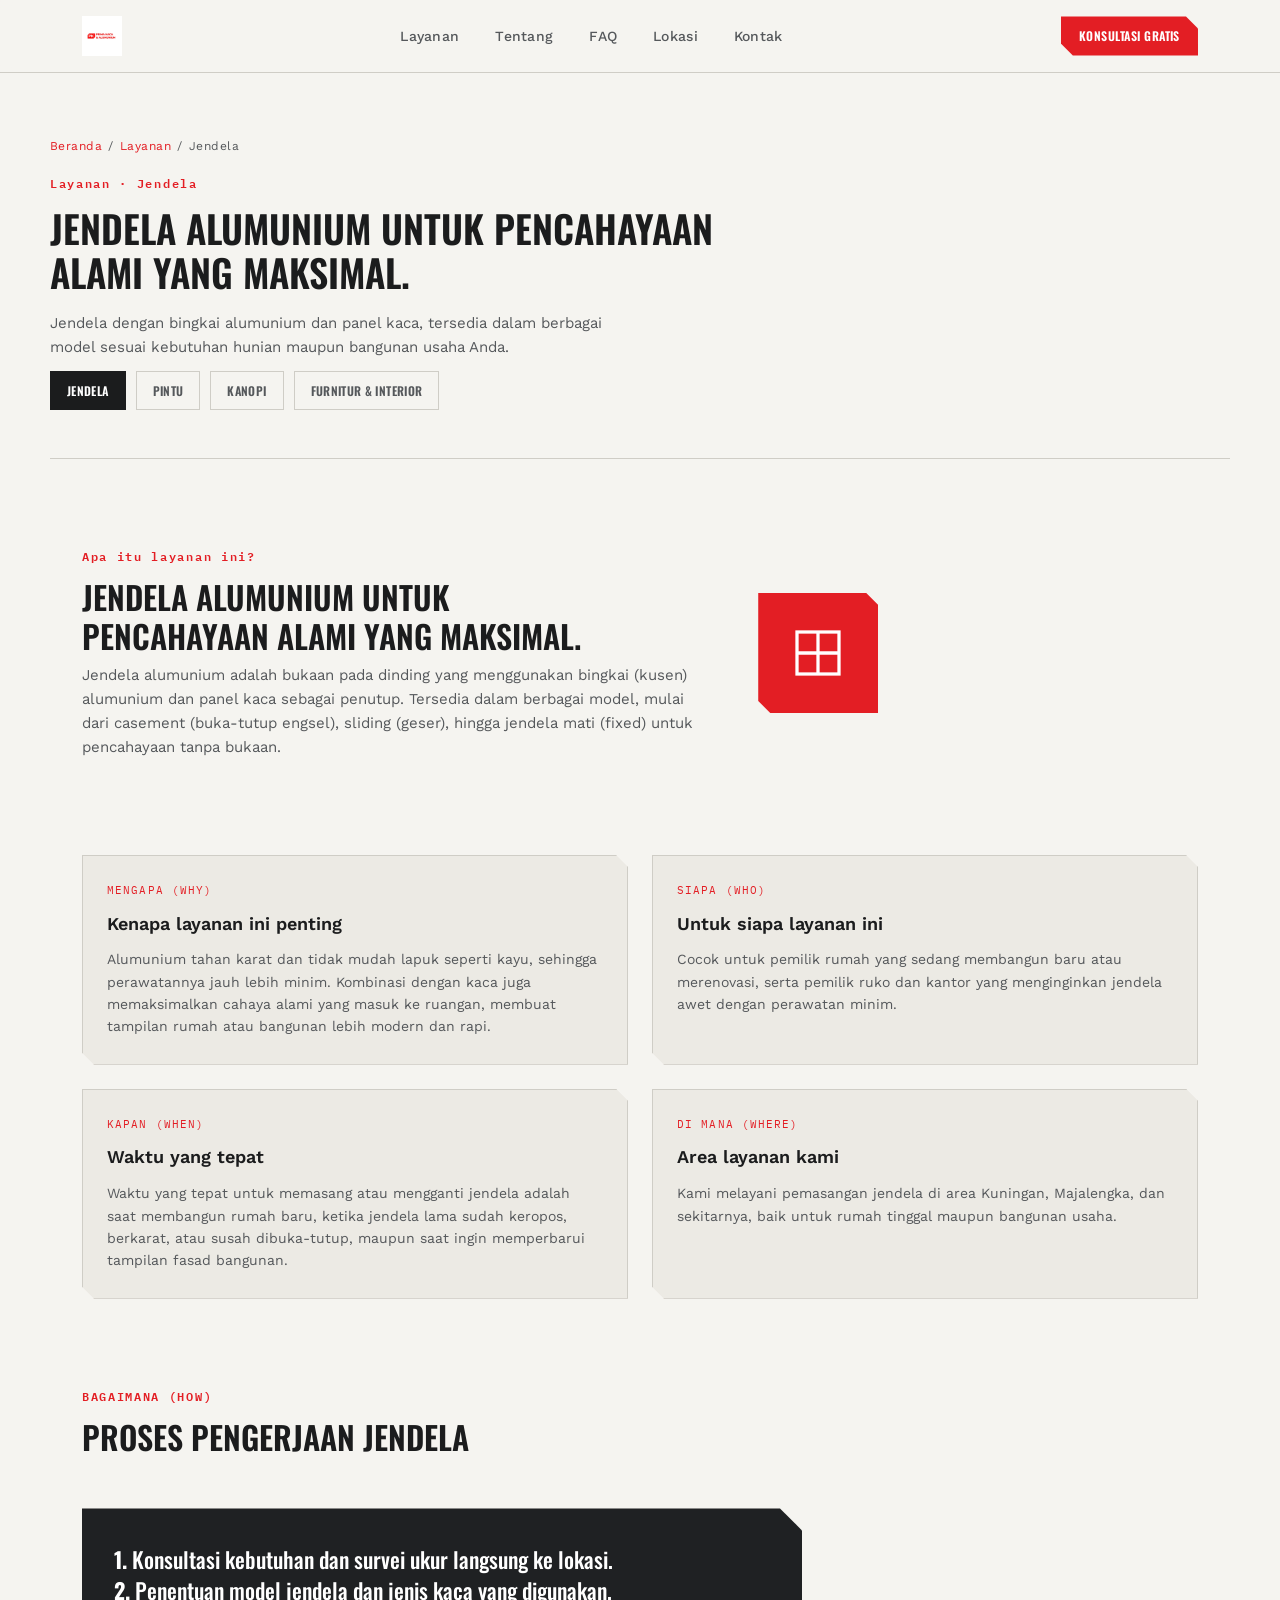
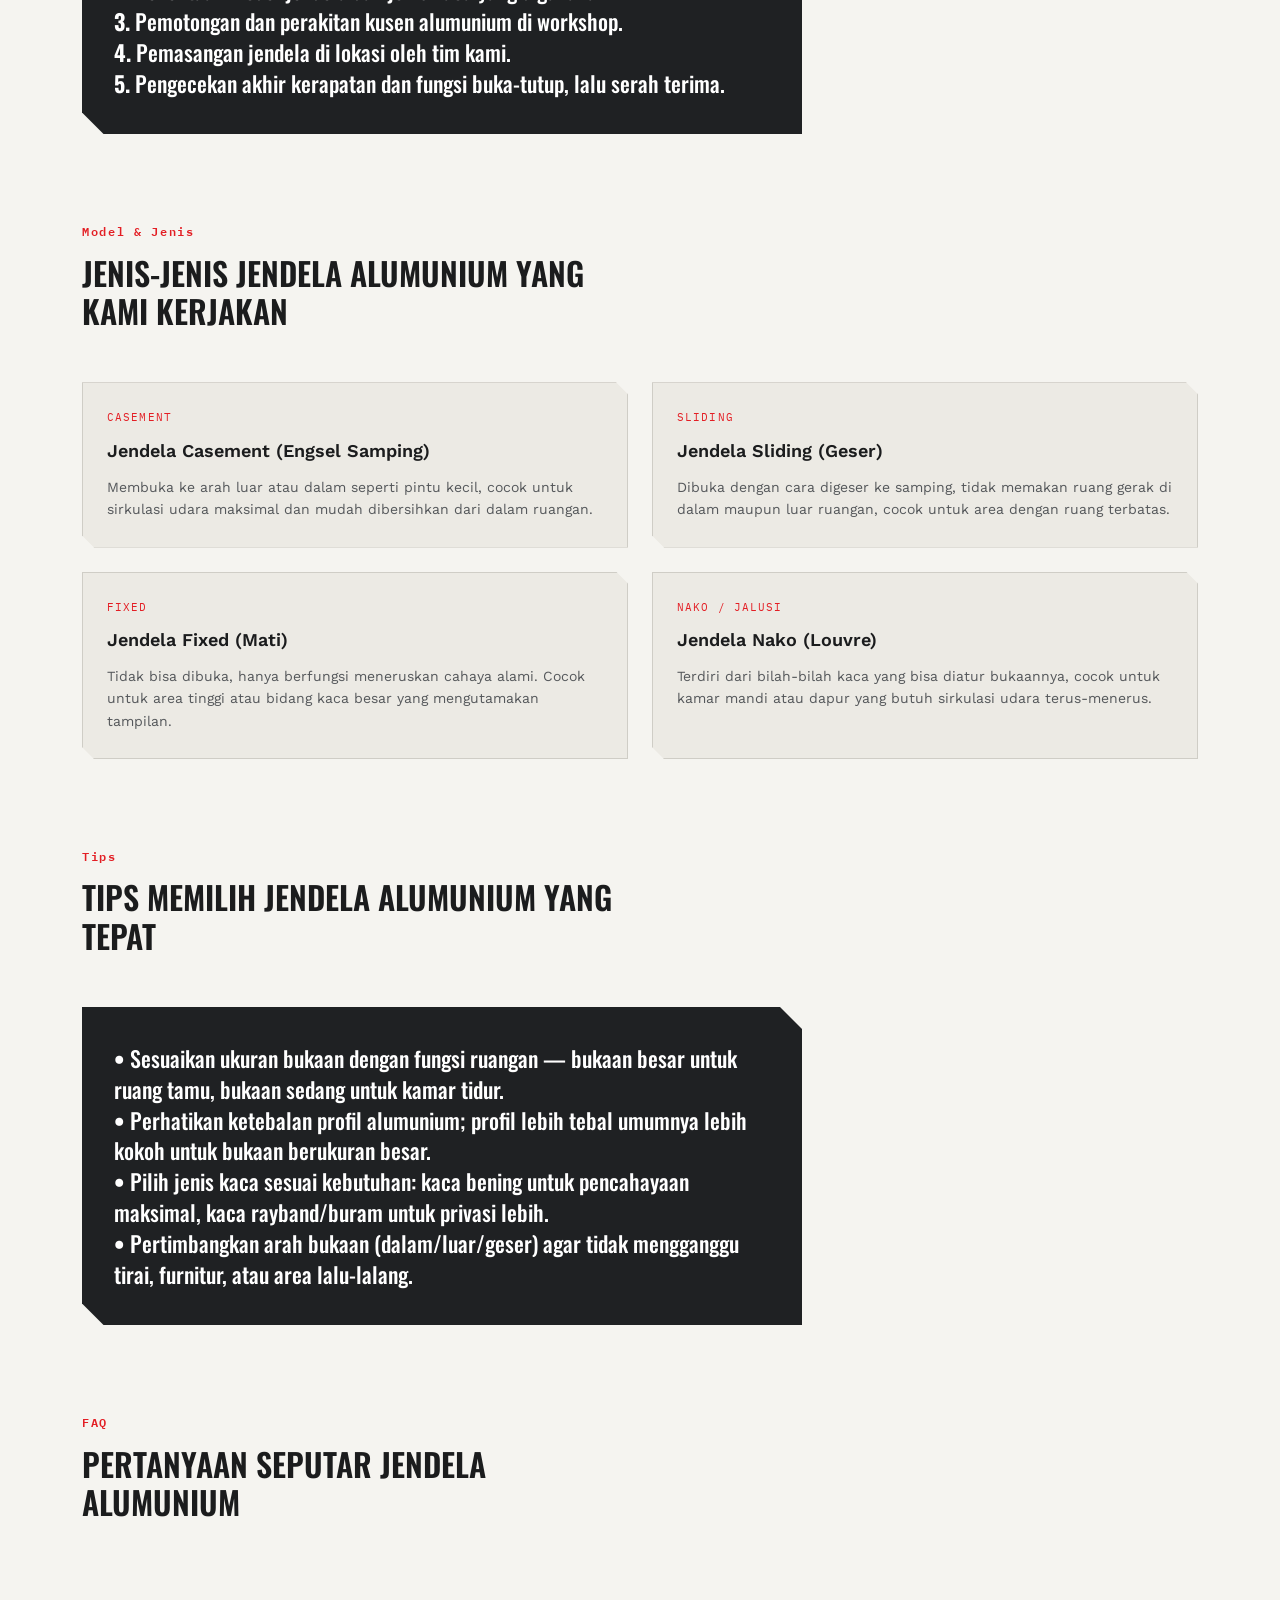
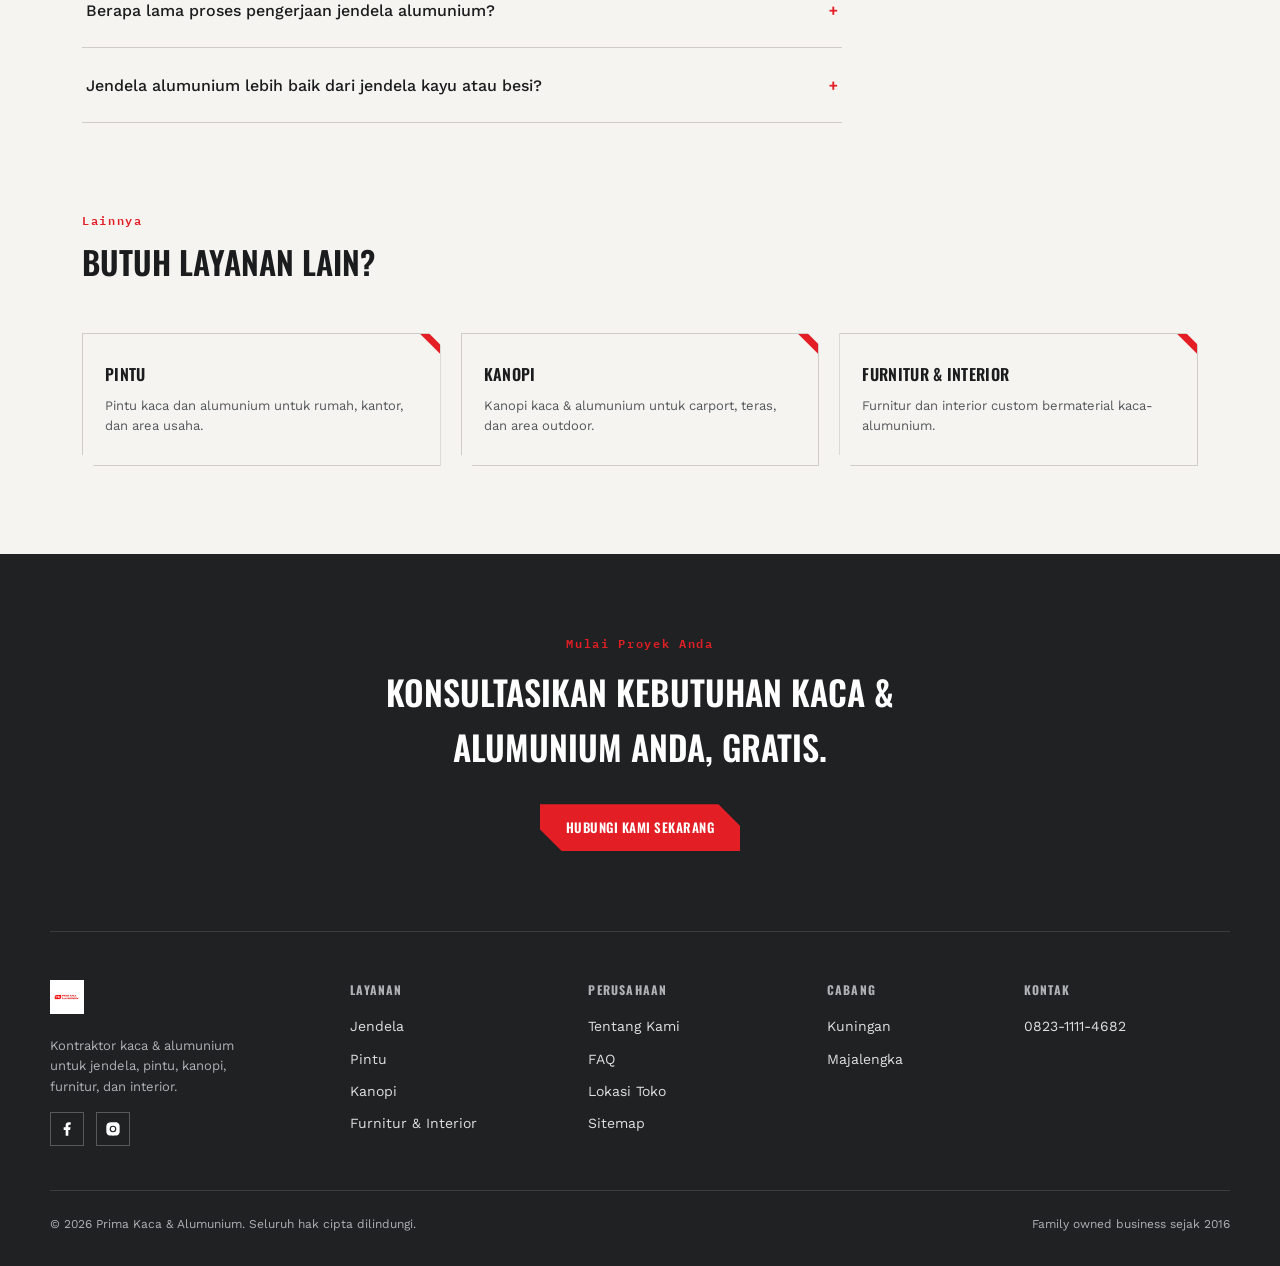
<file: layanan-jendela.html>
<!DOCTYPE html>
<html lang="id">
<head>
  <meta charset="UTF-8">
  <meta name="viewport" content="width=device-width, initial-scale=1.0">
  <title>Jasa Pasang Jendela Alumunium — Prima Kaca & Alumunium</title>
  <meta name="description" content="Jasa pasang jendela alumunium custom di Kuningan & Majalengka. Model casement, sliding, hingga fixed, tahan lama & minim perawatan.">
  <link rel="canonical" href="layanan-jendela.html">
  <link rel="preconnect" href="https://fonts.googleapis.com">
  <link href="https://fonts.googleapis.com/css2?family=Oswald:wght@500;600;700&family=Work+Sans:wght@400;500;600&family=IBM+Plex+Mono:wght@500;600&display=swap" rel="stylesheet">
  <link rel="stylesheet" href="styles.css">
  <script type="application/ld+json">
  {
    "@context": "https://schema.org",
    "@type": "Service",
    "serviceType": "Pemasangan jendela alumunium",
    "provider": { "@type": "HomeAndConstructionBusiness", "name": "Prima Kaca & Alumunium" },
    "areaServed": ["Kuningan", "Majalengka"],
    "description": "Jasa pasang jendela alumunium custom di Kuningan & Majalengka. Model casement, sliding, hingga fixed, tahan lama & minim perawatan."
  }
  </script>
  <script type="application/ld+json">
  {
    "@context": "https://schema.org",
    "@type": "BreadcrumbList",
    "itemListElement": [
      { "@type": "ListItem", "position": 1, "name": "Beranda", "item": "index.html" },
      { "@type": "ListItem", "position": 2, "name": "Layanan", "item": "index.html#layanan" },
      { "@type": "ListItem", "position": 3, "name": "Jendela", "item": "layanan-jendela.html" }
    ]
  }
  </script>
  <script type="application/ld+json">
  {
    "@context": "https://schema.org",
    "@type": "FAQPage",
    "mainEntity": [
      { "@type": "Question", "name": "Berapa lama proses pengerjaan jendela alumunium?", "acceptedAnswer": { "@type": "Answer", "text": "Lama pengerjaan tergantung jumlah dan ukuran jendela. Setelah survei dan kesepakatan desain, tim kami akan menginformasikan estimasi waktu pengerjaan secara langsung." } },
      { "@type": "Question", "name": "Jendela alumunium lebih baik dari jendela kayu atau besi?", "acceptedAnswer": { "@type": "Answer", "text": "Dibanding kayu, alumunium tidak lapuk dan tidak dimakan rayap. Dibanding besi, alumunium tidak berkarat dan lebih ringan, sehingga perawatan jangka panjangnya lebih minim." } }
    ]
  }
  </script>
</head>
<body>
<div id="header-placeholder"></div>
<section class="section page-hero wrap">
    <div class="breadcrumb"><a href="index.html">Beranda</a><span>/</span><a href="index.html#layanan">Layanan</a><span>/</span>Jendela</div>
    <div class="sec-eyebrow mono">Layanan · Jendela</div>
    <h1>Jendela alumunium untuk pencahayaan alami yang maksimal.</h1>
    <p>Jendela dengan bingkai alumunium dan panel kaca, tersedia dalam berbagai model sesuai kebutuhan hunian maupun bangunan usaha Anda.</p>
    <div class="service-nav">
      <a class="is-active" href="layanan-jendela.html">Jendela</a>
      <a href="layanan-pintu.html">Pintu</a>
      <a href="layanan-kanopi.html">Kanopi</a>
      <a href="layanan-furnitur-interior.html">Furnitur & Interior</a>
    </div>
  </section>

  <section class="section">
    <div class="wrap service-hero">
      <div>
        <div class="sec-head" style="margin-bottom:8px;">
          <div class="sec-eyebrow mono">Apa itu layanan ini?</div>
          <h2>Jendela alumunium untuk pencahayaan alami yang maksimal.</h2>
        </div>
        <p style="color:var(--ink-soft); font-size:15px;">Jendela alumunium adalah bukaan pada dinding yang menggunakan bingkai (kusen) alumunium dan panel kaca sebagai penutup. Tersedia dalam berbagai model, mulai dari casement (buka-tutup engsel), sliding (geser), hingga jendela mati (fixed) untuk pencahayaan tanpa bukaan.</p>
      </div>
      <div class="service-hero-badge cut-sm">
        <svg viewBox="0 0 24 24"><rect x="3" y="3" width="18" height="18"/><line x1="12" y1="3" x2="12" y2="21"/><line x1="3" y1="12" x2="21" y2="12"/></svg>
      </div>
    </div>
  </section>

  <section class="section" style="padding-top:0;">
    <div class="wrap">
      <div class="w1h-grid">
        <div class="w1h-card cut-sm">
          <span class="w1h-label mono">MENGAPA (WHY)</span>
          <h3>Kenapa layanan ini penting</h3>
          <p>Alumunium tahan karat dan tidak mudah lapuk seperti kayu, sehingga perawatannya jauh lebih minim. Kombinasi dengan kaca juga memaksimalkan cahaya alami yang masuk ke ruangan, membuat tampilan rumah atau bangunan lebih modern dan rapi.</p>
        </div>
        <div class="w1h-card cut-sm">
          <span class="w1h-label mono">SIAPA (WHO)</span>
          <h3>Untuk siapa layanan ini</h3>
          <p>Cocok untuk pemilik rumah yang sedang membangun baru atau merenovasi, serta pemilik ruko dan kantor yang menginginkan jendela awet dengan perawatan minim.</p>
        </div>
        <div class="w1h-card cut-sm">
          <span class="w1h-label mono">KAPAN (WHEN)</span>
          <h3>Waktu yang tepat</h3>
          <p>Waktu yang tepat untuk memasang atau mengganti jendela adalah saat membangun rumah baru, ketika jendela lama sudah keropos, berkarat, atau susah dibuka-tutup, maupun saat ingin memperbarui tampilan fasad bangunan.</p>
        </div>
        <div class="w1h-card cut-sm">
          <span class="w1h-label mono">DI MANA (WHERE)</span>
          <h3>Area layanan kami</h3>
          <p>Kami melayani pemasangan jendela di area Kuningan, Majalengka, dan sekitarnya, baik untuk rumah tinggal maupun bangunan usaha.</p>
        </div>
      </div>
    </div>
  </section>

  <section class="section" style="padding-top:0;">
    <div class="wrap">
      <div class="sec-head">
        <div class="sec-eyebrow mono">BAGAIMANA (HOW)</div>
        <h2>Proses pengerjaan jendela</h2>
      </div>
      <div class="about-callout cut" style="max-width:720px;">
        <p><b>1.</b> Konsultasi kebutuhan dan survei ukur langsung ke lokasi.</p><p><b>2.</b> Penentuan model jendela dan jenis kaca yang digunakan.</p><p><b>3.</b> Pemotongan dan perakitan kusen alumunium di workshop.</p><p><b>4.</b> Pemasangan jendela di lokasi oleh tim kami.</p><p><b>5.</b> Pengecekan akhir kerapatan dan fungsi buka-tutup, lalu serah terima.</p>
      </div>
    </div>
  </section>

  <!-- ============ JENIS-JENIS JENDELA ============ -->
  <section class="section" style="padding-top:0;">
    <div class="wrap">
      <div class="sec-head">
        <div class="sec-eyebrow mono">Model &amp; Jenis</div>
        <h2>Jenis-jenis jendela alumunium yang kami kerjakan</h2>
      </div>
      <div class="w1h-grid">
        <div class="w1h-card cut-sm">
          <span class="w1h-label mono">CASEMENT</span>
          <h3>Jendela Casement (Engsel Samping)</h3>
          <p>Membuka ke arah luar atau dalam seperti pintu kecil, cocok untuk sirkulasi udara maksimal dan mudah dibersihkan dari dalam ruangan.</p>
        </div>
        <div class="w1h-card cut-sm">
          <span class="w1h-label mono">SLIDING</span>
          <h3>Jendela Sliding (Geser)</h3>
          <p>Dibuka dengan cara digeser ke samping, tidak memakan ruang gerak di dalam maupun luar ruangan, cocok untuk area dengan ruang terbatas.</p>
        </div>
        <div class="w1h-card cut-sm">
          <span class="w1h-label mono">FIXED</span>
          <h3>Jendela Fixed (Mati)</h3>
          <p>Tidak bisa dibuka, hanya berfungsi meneruskan cahaya alami. Cocok untuk area tinggi atau bidang kaca besar yang mengutamakan tampilan.</p>
        </div>
        <div class="w1h-card cut-sm">
          <span class="w1h-label mono">NAKO / JALUSI</span>
          <h3>Jendela Nako (Louvre)</h3>
          <p>Terdiri dari bilah-bilah kaca yang bisa diatur bukaannya, cocok untuk kamar mandi atau dapur yang butuh sirkulasi udara terus-menerus.</p>
        </div>
      </div>
    </div>
  </section>

  <!-- ============ TIPS MEMILIH ============ -->
  <section class="section" style="padding-top:0;">
    <div class="wrap">
      <div class="sec-head">
        <div class="sec-eyebrow mono">Tips</div>
        <h2>Tips memilih jendela alumunium yang tepat</h2>
      </div>
      <div class="about-callout cut" style="max-width:720px;">
        <p><b>•</b> Sesuaikan ukuran bukaan dengan fungsi ruangan — bukaan besar untuk ruang tamu, bukaan sedang untuk kamar tidur.</p>
        <p><b>•</b> Perhatikan ketebalan profil alumunium; profil lebih tebal umumnya lebih kokoh untuk bukaan berukuran besar.</p>
        <p><b>•</b> Pilih jenis kaca sesuai kebutuhan: kaca bening untuk pencahayaan maksimal, kaca rayband/buram untuk privasi lebih.</p>
        <p><b>•</b> Pertimbangkan arah bukaan (dalam/luar/geser) agar tidak mengganggu tirai, furnitur, atau area lalu-lalang.</p>
      </div>
    </div>
  </section>

  <!-- ============ FAQ SINGKAT ============ -->
  <section class="section" style="padding-top:0;">
    <div class="wrap">
      <div class="sec-head">
        <div class="sec-eyebrow mono">FAQ</div>
        <h2>Pertanyaan seputar jendela alumunium</h2>
      </div>
      <div class="faq-list" style="max-width:760px;">
        <div class="faq-item">
          <button class="faq-question" type="button">
            <span>Berapa lama proses pengerjaan jendela alumunium?</span>
            <span class="faq-plus" aria-hidden="true">+</span>
          </button>
          <div class="faq-answer">
            <p>Lama pengerjaan tergantung jumlah dan ukuran jendela. Setelah survei dan kesepakatan desain, tim kami akan menginformasikan estimasi waktu pengerjaan secara langsung.</p>
          </div>
        </div>
        <div class="faq-item">
          <button class="faq-question" type="button">
            <span>Jendela alumunium lebih baik dari jendela kayu atau besi?</span>
            <span class="faq-plus" aria-hidden="true">+</span>
          </button>
          <div class="faq-answer">
            <p>Dibanding kayu, alumunium tidak lapuk dan tidak dimakan rayap. Dibanding besi, alumunium tidak berkarat dan lebih ringan, sehingga perawatan jangka panjangnya lebih minim.</p>
          </div>
        </div>
      </div>
    </div>
  </section>

  <!-- ============ LAYANAN LAINNYA ============ -->
  <section class="section" style="padding-top:0;">
    <div class="wrap">
      <div class="sec-head">
        <div class="sec-eyebrow mono">Lainnya</div>
        <h2>Butuh layanan lain?</h2>
      </div>
      <div class="service-grid" style="grid-template-columns:repeat(3,1fr);">
        <a class="service-card cut-sm" href="layanan-pintu.html">
          <h3>Pintu</h3>
          <p>Pintu kaca dan alumunium untuk rumah, kantor, dan area usaha.</p>
        </a>
        <a class="service-card cut-sm" href="layanan-kanopi.html">
          <h3>Kanopi</h3>
          <p>Kanopi kaca &amp; alumunium untuk carport, teras, dan area outdoor.</p>
        </a>
        <a class="service-card cut-sm" href="layanan-furnitur-interior.html">
          <h3>Furnitur &amp; Interior</h3>
          <p>Furnitur dan interior custom bermaterial kaca-alumunium.</p>
        </a>
      </div>
    </div>
  </section>

<div id="footer-placeholder"></div>
<script src="header.js"></script>
<script src="footer.js"></script>
<script src="script.js"></script>
</body>
</html>
</file>
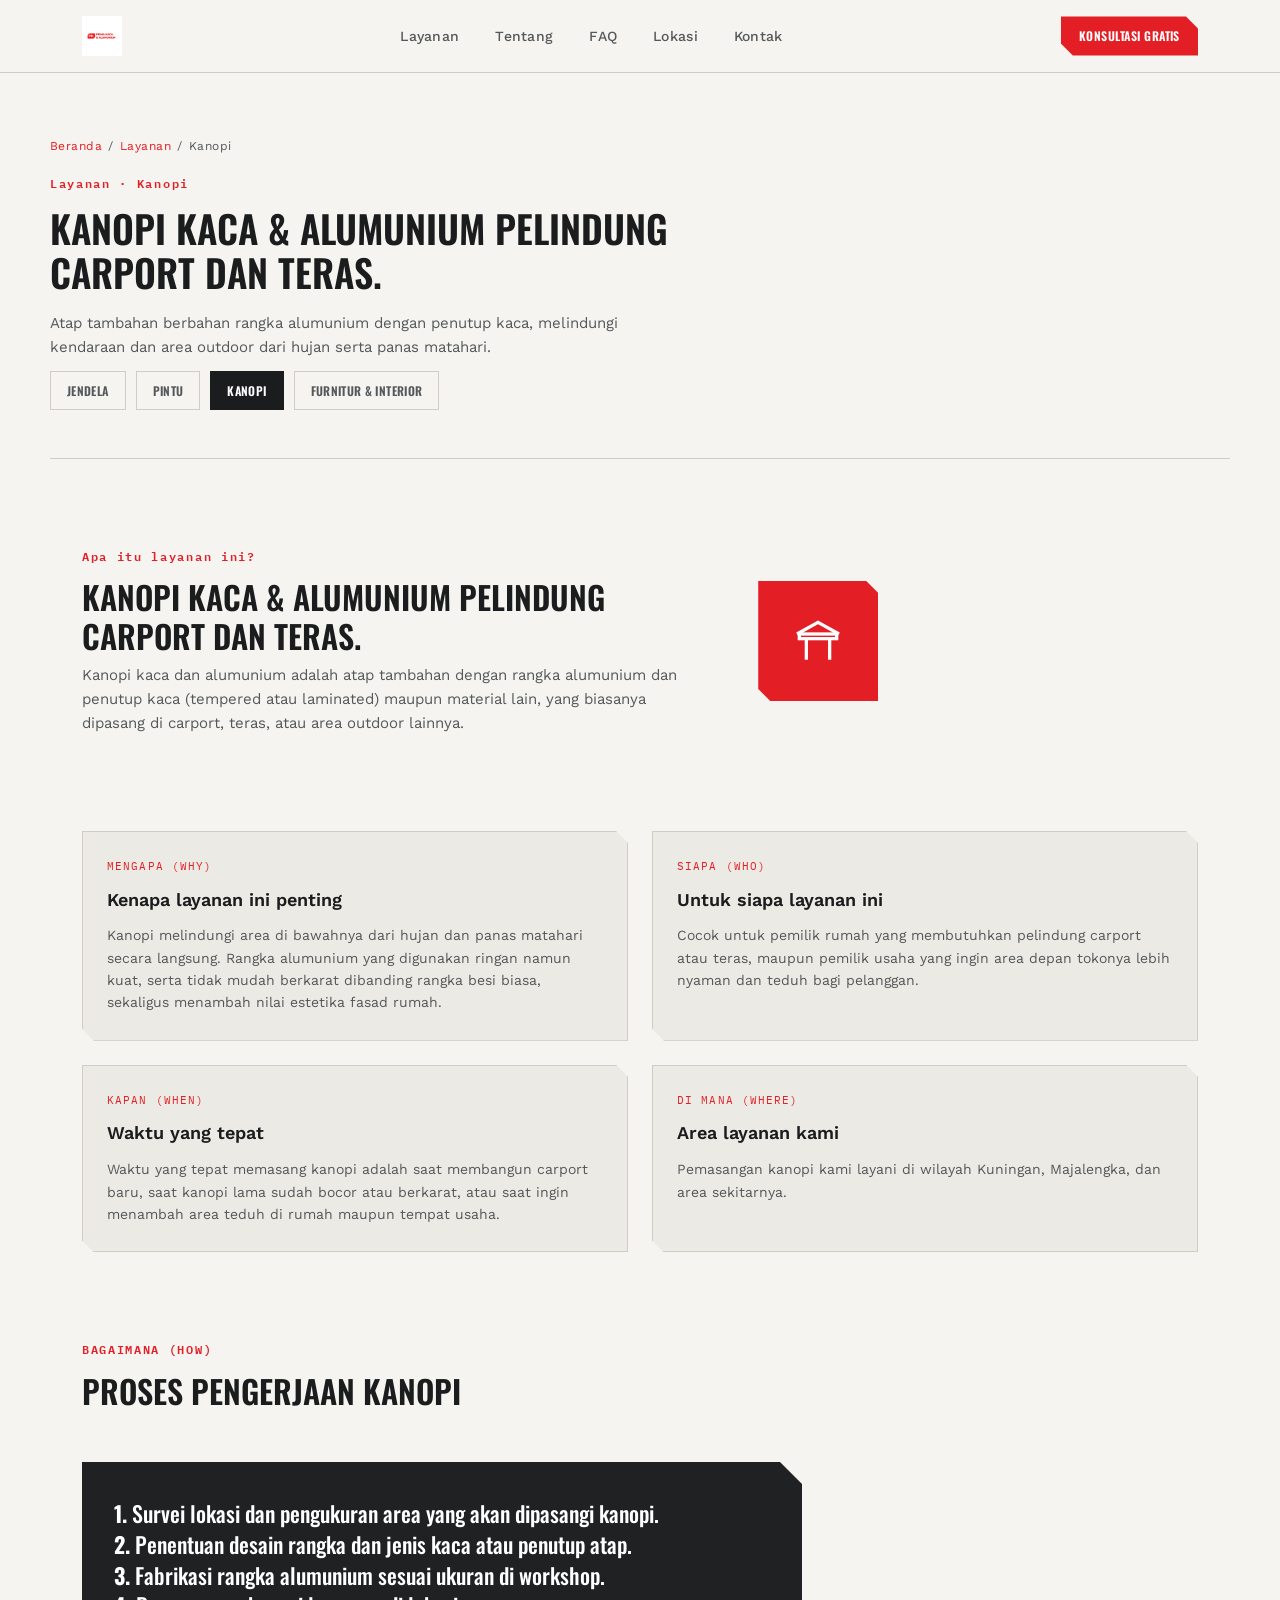
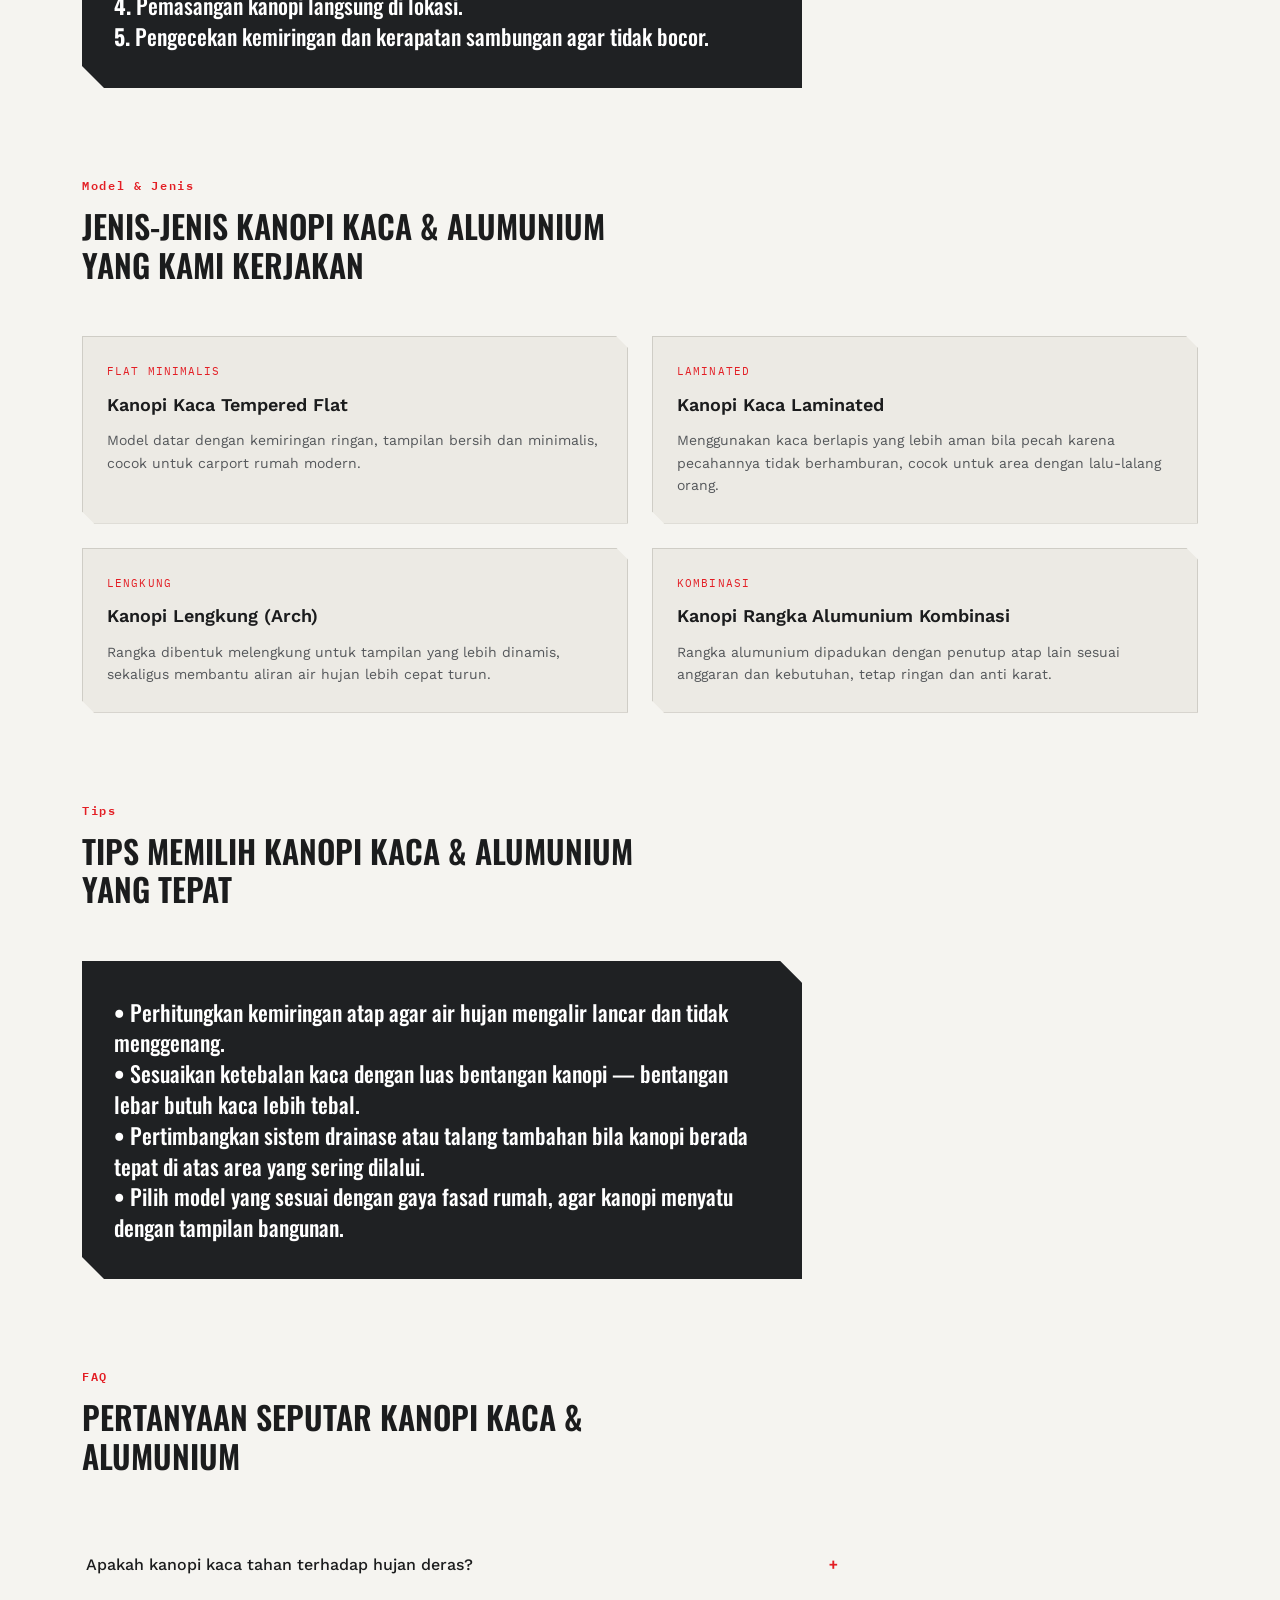
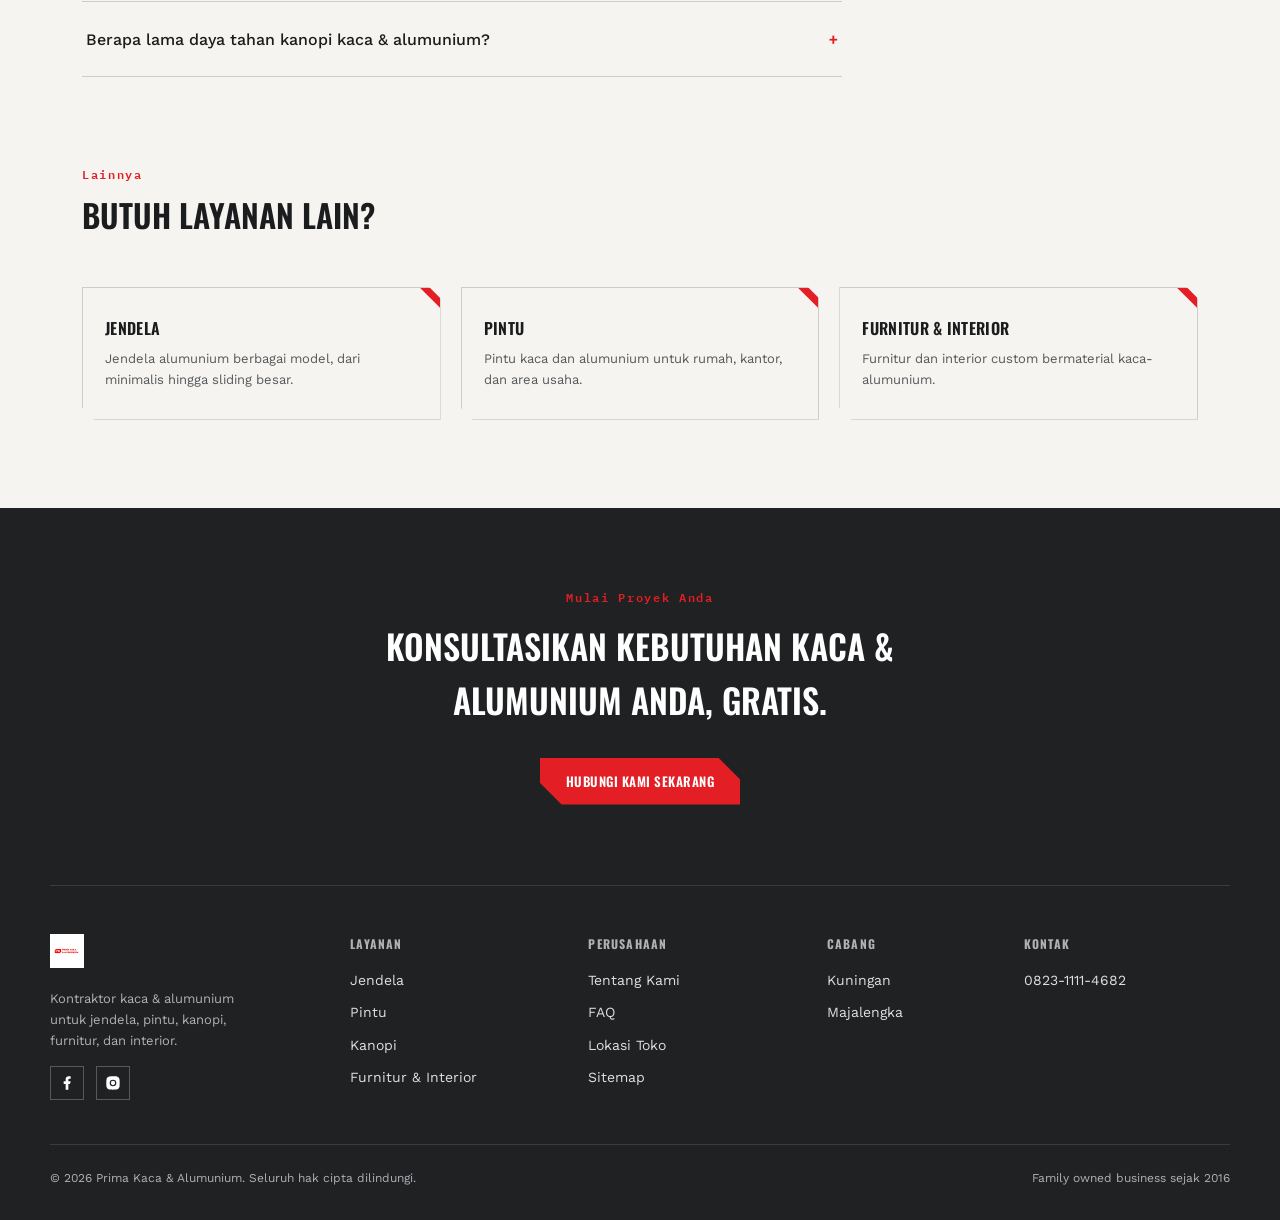
<file: layanan-kanopi.html>
<!DOCTYPE html>
<html lang="id">
<head>
  <meta charset="UTF-8">
  <meta name="viewport" content="width=device-width, initial-scale=1.0">
  <title>Jasa Pasang Kanopi Kaca & Alumunium — Prima Kaca & Alumunium</title>
  <meta name="description" content="Jasa pasang kanopi kaca & alumunium untuk carport dan teras di Kuningan & Majalengka. Rangka kuat, ringan, dan anti karat.">
  <link rel="canonical" href="layanan-kanopi.html">
  <link rel="preconnect" href="https://fonts.googleapis.com">
  <link href="https://fonts.googleapis.com/css2?family=Oswald:wght@500;600;700&family=Work+Sans:wght@400;500;600&family=IBM+Plex+Mono:wght@500;600&display=swap" rel="stylesheet">
  <link rel="stylesheet" href="styles.css">
  <script type="application/ld+json">
  {
    "@context": "https://schema.org",
    "@type": "Service",
    "serviceType": "Pemasangan kanopi kaca dan alumunium",
    "provider": { "@type": "HomeAndConstructionBusiness", "name": "Prima Kaca & Alumunium" },
    "areaServed": ["Kuningan", "Majalengka"],
    "description": "Jasa pasang kanopi kaca & alumunium untuk carport dan teras di Kuningan & Majalengka. Rangka kuat, ringan, dan anti karat."
  }
  </script>
  <script type="application/ld+json">
  {
    "@context": "https://schema.org",
    "@type": "BreadcrumbList",
    "itemListElement": [
      { "@type": "ListItem", "position": 1, "name": "Beranda", "item": "index.html" },
      { "@type": "ListItem", "position": 2, "name": "Layanan", "item": "index.html#layanan" },
      { "@type": "ListItem", "position": 3, "name": "Kanopi", "item": "layanan-kanopi.html" }
    ]
  }
  </script>
  <script type="application/ld+json">
  {
    "@context": "https://schema.org",
    "@type": "FAQPage",
    "mainEntity": [
      { "@type": "Question", "name": "Apakah kanopi kaca tahan terhadap hujan deras?", "acceptedAnswer": { "@type": "Answer", "text": "Kanopi kami dirancang dengan kemiringan dan sistem sambungan yang memperhitungkan aliran air hujan, sehingga air tidak menggenang di atas kanopi." } },
      { "@type": "Question", "name": "Berapa lama daya tahan kanopi kaca & alumunium?", "acceptedAnswer": { "@type": "Answer", "text": "Rangka alumunium tidak mudah berkarat sehingga daya tahannya jauh lebih lama dibanding rangka besi biasa, asalkan dirawat dan dibersihkan secara berkala." } }
    ]
  }
  </script>
</head>
<body>
<div id="header-placeholder"></div>
<section class="section page-hero wrap">
    <div class="breadcrumb"><a href="index.html">Beranda</a><span>/</span><a href="index.html#layanan">Layanan</a><span>/</span>Kanopi</div>
    <div class="sec-eyebrow mono">Layanan · Kanopi</div>
    <h1>Kanopi kaca & alumunium pelindung carport dan teras.</h1>
    <p>Atap tambahan berbahan rangka alumunium dengan penutup kaca, melindungi kendaraan dan area outdoor dari hujan serta panas matahari.</p>
    <div class="service-nav">
      <a href="layanan-jendela.html">Jendela</a>
      <a href="layanan-pintu.html">Pintu</a>
      <a class="is-active" href="layanan-kanopi.html">Kanopi</a>
      <a href="layanan-furnitur-interior.html">Furnitur & Interior</a>
    </div>
  </section>

  <section class="section">
    <div class="wrap service-hero">
      <div>
        <div class="sec-head" style="margin-bottom:8px;">
          <div class="sec-eyebrow mono">Apa itu layanan ini?</div>
          <h2>Kanopi kaca & alumunium pelindung carport dan teras.</h2>
        </div>
        <p style="color:var(--ink-soft); font-size:15px;">Kanopi kaca dan alumunium adalah atap tambahan dengan rangka alumunium dan penutup kaca (tempered atau laminated) maupun material lain, yang biasanya dipasang di carport, teras, atau area outdoor lainnya.</p>
      </div>
      <div class="service-hero-badge cut-sm">
        <svg viewBox="0 0 24 24"><path d="M3 9L12 4l9 5"/><rect x="4" y="9" width="16" height="2"/><line x1="7" y1="11" x2="7" y2="20"/><line x1="17" y1="11" x2="17" y2="20"/></svg>
      </div>
    </div>
  </section>

  <section class="section" style="padding-top:0;">
    <div class="wrap">
      <div class="w1h-grid">
        <div class="w1h-card cut-sm">
          <span class="w1h-label mono">MENGAPA (WHY)</span>
          <h3>Kenapa layanan ini penting</h3>
          <p>Kanopi melindungi area di bawahnya dari hujan dan panas matahari secara langsung. Rangka alumunium yang digunakan ringan namun kuat, serta tidak mudah berkarat dibanding rangka besi biasa, sekaligus menambah nilai estetika fasad rumah.</p>
        </div>
        <div class="w1h-card cut-sm">
          <span class="w1h-label mono">SIAPA (WHO)</span>
          <h3>Untuk siapa layanan ini</h3>
          <p>Cocok untuk pemilik rumah yang membutuhkan pelindung carport atau teras, maupun pemilik usaha yang ingin area depan tokonya lebih nyaman dan teduh bagi pelanggan.</p>
        </div>
        <div class="w1h-card cut-sm">
          <span class="w1h-label mono">KAPAN (WHEN)</span>
          <h3>Waktu yang tepat</h3>
          <p>Waktu yang tepat memasang kanopi adalah saat membangun carport baru, saat kanopi lama sudah bocor atau berkarat, atau saat ingin menambah area teduh di rumah maupun tempat usaha.</p>
        </div>
        <div class="w1h-card cut-sm">
          <span class="w1h-label mono">DI MANA (WHERE)</span>
          <h3>Area layanan kami</h3>
          <p>Pemasangan kanopi kami layani di wilayah Kuningan, Majalengka, dan area sekitarnya.</p>
        </div>
      </div>
    </div>
  </section>

  <section class="section" style="padding-top:0;">
    <div class="wrap">
      <div class="sec-head">
        <div class="sec-eyebrow mono">BAGAIMANA (HOW)</div>
        <h2>Proses pengerjaan kanopi</h2>
      </div>
      <div class="about-callout cut" style="max-width:720px;">
        <p><b>1.</b> Survei lokasi dan pengukuran area yang akan dipasangi kanopi.</p><p><b>2.</b> Penentuan desain rangka dan jenis kaca atau penutup atap.</p><p><b>3.</b> Fabrikasi rangka alumunium sesuai ukuran di workshop.</p><p><b>4.</b> Pemasangan kanopi langsung di lokasi.</p><p><b>5.</b> Pengecekan kemiringan dan kerapatan sambungan agar tidak bocor.</p>
      </div>
    </div>
  </section>

  <!-- ============ JENIS-JENIS KANOPI ============ -->
  <section class="section" style="padding-top:0;">
    <div class="wrap">
      <div class="sec-head">
        <div class="sec-eyebrow mono">Model &amp; Jenis</div>
        <h2>Jenis-jenis kanopi kaca &amp; alumunium yang kami kerjakan</h2>
      </div>
      <div class="w1h-grid">
        <div class="w1h-card cut-sm">
          <span class="w1h-label mono">FLAT MINIMALIS</span>
          <h3>Kanopi Kaca Tempered Flat</h3>
          <p>Model datar dengan kemiringan ringan, tampilan bersih dan minimalis, cocok untuk carport rumah modern.</p>
        </div>
        <div class="w1h-card cut-sm">
          <span class="w1h-label mono">LAMINATED</span>
          <h3>Kanopi Kaca Laminated</h3>
          <p>Menggunakan kaca berlapis yang lebih aman bila pecah karena pecahannya tidak berhamburan, cocok untuk area dengan lalu-lalang orang.</p>
        </div>
        <div class="w1h-card cut-sm">
          <span class="w1h-label mono">LENGKUNG</span>
          <h3>Kanopi Lengkung (Arch)</h3>
          <p>Rangka dibentuk melengkung untuk tampilan yang lebih dinamis, sekaligus membantu aliran air hujan lebih cepat turun.</p>
        </div>
        <div class="w1h-card cut-sm">
          <span class="w1h-label mono">KOMBINASI</span>
          <h3>Kanopi Rangka Alumunium Kombinasi</h3>
          <p>Rangka alumunium dipadukan dengan penutup atap lain sesuai anggaran dan kebutuhan, tetap ringan dan anti karat.</p>
        </div>
      </div>
    </div>
  </section>

  <!-- ============ TIPS MEMILIH ============ -->
  <section class="section" style="padding-top:0;">
    <div class="wrap">
      <div class="sec-head">
        <div class="sec-eyebrow mono">Tips</div>
        <h2>Tips memilih kanopi kaca &amp; alumunium yang tepat</h2>
      </div>
      <div class="about-callout cut" style="max-width:720px;">
        <p><b>•</b> Perhitungkan kemiringan atap agar air hujan mengalir lancar dan tidak menggenang.</p>
        <p><b>•</b> Sesuaikan ketebalan kaca dengan luas bentangan kanopi — bentangan lebar butuh kaca lebih tebal.</p>
        <p><b>•</b> Pertimbangkan sistem drainase atau talang tambahan bila kanopi berada tepat di atas area yang sering dilalui.</p>
        <p><b>•</b> Pilih model yang sesuai dengan gaya fasad rumah, agar kanopi menyatu dengan tampilan bangunan.</p>
      </div>
    </div>
  </section>

  <!-- ============ FAQ SINGKAT ============ -->
  <section class="section" style="padding-top:0;">
    <div class="wrap">
      <div class="sec-head">
        <div class="sec-eyebrow mono">FAQ</div>
        <h2>Pertanyaan seputar kanopi kaca &amp; alumunium</h2>
      </div>
      <div class="faq-list" style="max-width:760px;">
        <div class="faq-item">
          <button class="faq-question" type="button">
            <span>Apakah kanopi kaca tahan terhadap hujan deras?</span>
            <span class="faq-plus" aria-hidden="true">+</span>
          </button>
          <div class="faq-answer">
            <p>Kanopi kami dirancang dengan kemiringan dan sistem sambungan yang memperhitungkan aliran air hujan, sehingga air tidak menggenang di atas kanopi.</p>
          </div>
        </div>
        <div class="faq-item">
          <button class="faq-question" type="button">
            <span>Berapa lama daya tahan kanopi kaca & alumunium?</span>
            <span class="faq-plus" aria-hidden="true">+</span>
          </button>
          <div class="faq-answer">
            <p>Rangka alumunium tidak mudah berkarat sehingga daya tahannya jauh lebih lama dibanding rangka besi biasa, asalkan dirawat dan dibersihkan secara berkala.</p>
          </div>
        </div>
      </div>
    </div>
  </section>

  <!-- ============ LAYANAN LAINNYA ============ -->
  <section class="section" style="padding-top:0;">
    <div class="wrap">
      <div class="sec-head">
        <div class="sec-eyebrow mono">Lainnya</div>
        <h2>Butuh layanan lain?</h2>
      </div>
      <div class="service-grid" style="grid-template-columns:repeat(3,1fr);">
        <a class="service-card cut-sm" href="layanan-jendela.html">
          <h3>Jendela</h3>
          <p>Jendela alumunium berbagai model, dari minimalis hingga sliding besar.</p>
        </a>
        <a class="service-card cut-sm" href="layanan-pintu.html">
          <h3>Pintu</h3>
          <p>Pintu kaca dan alumunium untuk rumah, kantor, dan area usaha.</p>
        </a>
        <a class="service-card cut-sm" href="layanan-furnitur-interior.html">
          <h3>Furnitur &amp; Interior</h3>
          <p>Furnitur dan interior custom bermaterial kaca-alumunium.</p>
        </a>
      </div>
    </div>
  </section>

<div id="footer-placeholder"></div>
<script src="header.js"></script>
<script src="footer.js"></script>
<script src="script.js"></script>
</body>
</html>
</file>
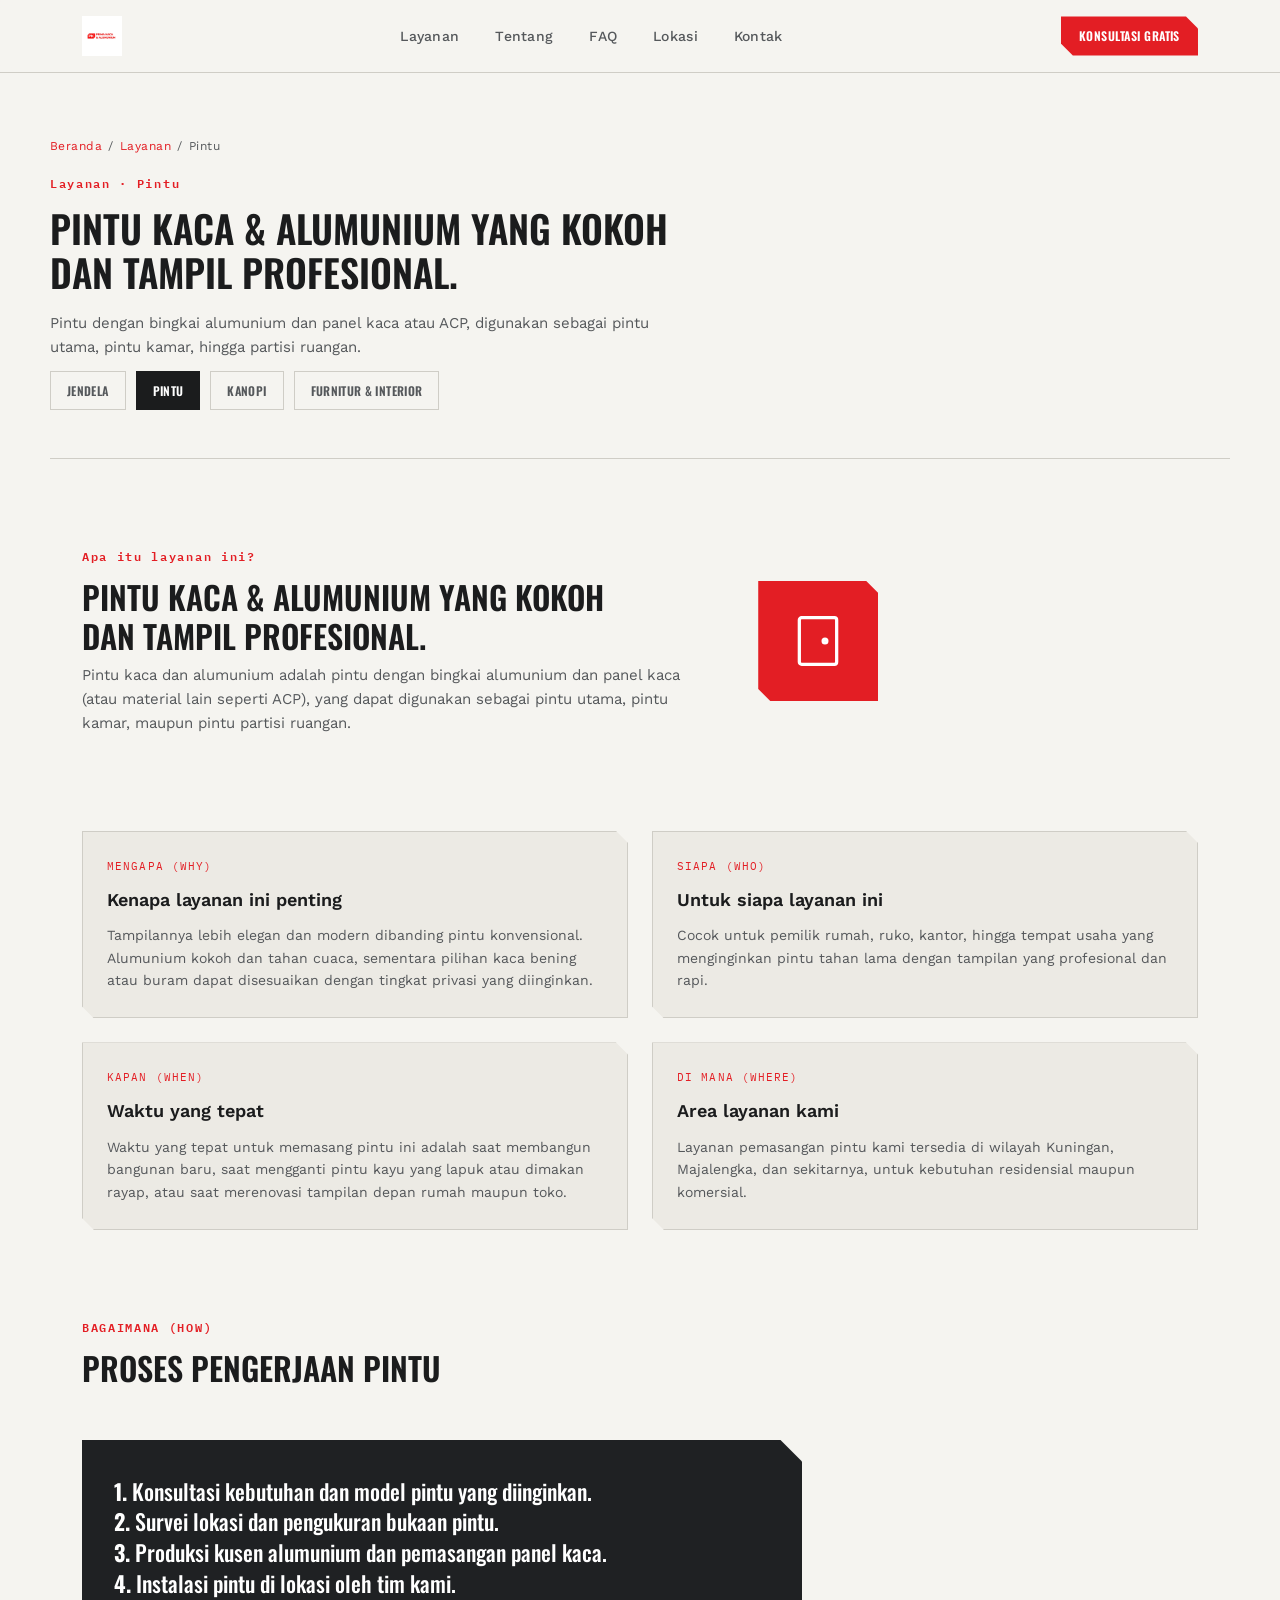
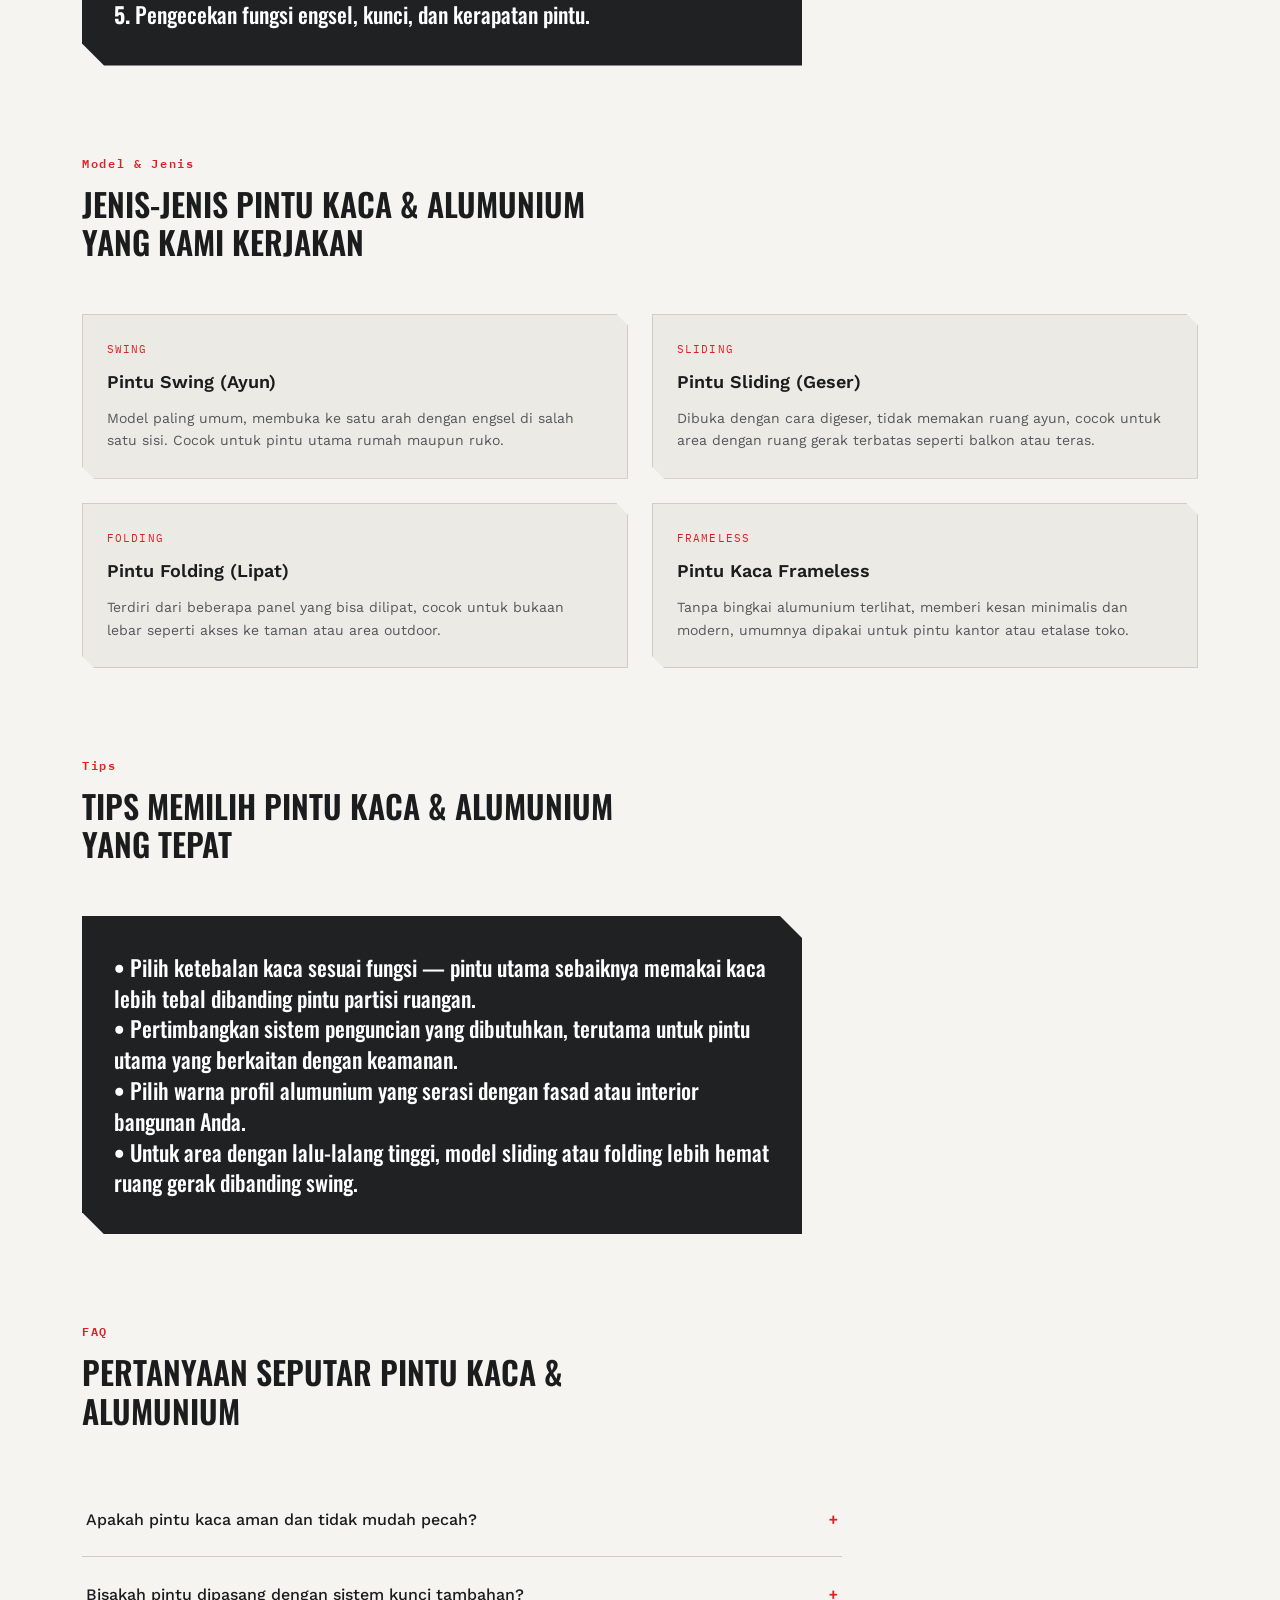
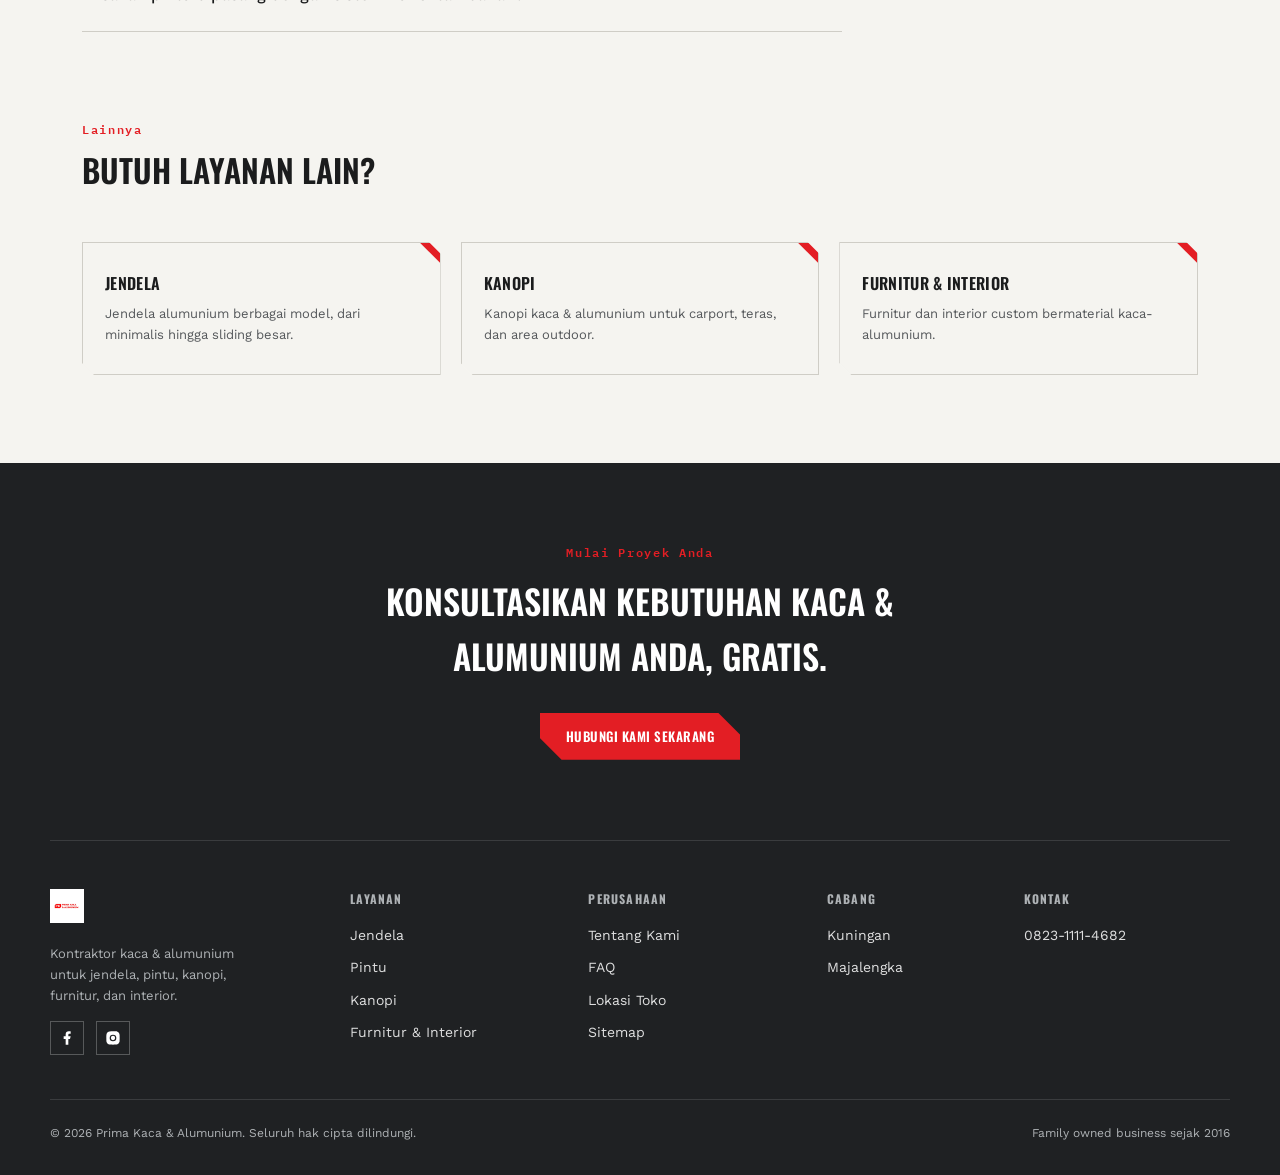
<file: layanan-pintu.html>
<!DOCTYPE html>
<html lang="id">
<head>
  <meta charset="UTF-8">
  <meta name="viewport" content="width=device-width, initial-scale=1.0">
  <title>Jasa Pasang Pintu Kaca & Alumunium — Prima Kaca & Alumunium</title>
  <meta name="description" content="Jasa pasang pintu kaca & alumunium untuk rumah, ruko, dan kantor di Kuningan & Majalengka. Tampilan modern, kokoh, dan tahan cuaca.">
  <link rel="canonical" href="layanan-pintu.html">
  <link rel="preconnect" href="https://fonts.googleapis.com">
  <link href="https://fonts.googleapis.com/css2?family=Oswald:wght@500;600;700&family=Work+Sans:wght@400;500;600&family=IBM+Plex+Mono:wght@500;600&display=swap" rel="stylesheet">
  <link rel="stylesheet" href="styles.css">
  <script type="application/ld+json">
  {
    "@context": "https://schema.org",
    "@type": "Service",
    "serviceType": "Pemasangan pintu kaca dan alumunium",
    "provider": { "@type": "HomeAndConstructionBusiness", "name": "Prima Kaca & Alumunium" },
    "areaServed": ["Kuningan", "Majalengka"],
    "description": "Jasa pasang pintu kaca & alumunium untuk rumah, ruko, dan kantor di Kuningan & Majalengka. Tampilan modern, kokoh, dan tahan cuaca."
  }
  </script>
  <script type="application/ld+json">
  {
    "@context": "https://schema.org",
    "@type": "BreadcrumbList",
    "itemListElement": [
      { "@type": "ListItem", "position": 1, "name": "Beranda", "item": "index.html" },
      { "@type": "ListItem", "position": 2, "name": "Layanan", "item": "index.html#layanan" },
      { "@type": "ListItem", "position": 3, "name": "Pintu", "item": "layanan-pintu.html" }
    ]
  }
  </script>
  <script type="application/ld+json">
  {
    "@context": "https://schema.org",
    "@type": "FAQPage",
    "mainEntity": [
      { "@type": "Question", "name": "Apakah pintu kaca aman dan tidak mudah pecah?", "acceptedAnswer": { "@type": "Answer", "text": "Kami menggunakan kaca dengan ketebalan dan jenis yang disesuaikan dengan fungsi pintu, seperti kaca tempered yang lebih kuat dan lebih aman dibanding kaca biasa." } },
      { "@type": "Question", "name": "Bisakah pintu dipasang dengan sistem kunci tambahan?", "acceptedAnswer": { "@type": "Answer", "text": "Bisa. Sistem penguncian dapat disesuaikan dengan kebutuhan keamanan Anda, akan kami diskusikan saat konsultasi dan survei lokasi." } }
    ]
  }
  </script>
</head>
<body>
<div id="header-placeholder"></div>
<section class="section page-hero wrap">
    <div class="breadcrumb"><a href="index.html">Beranda</a><span>/</span><a href="index.html#layanan">Layanan</a><span>/</span>Pintu</div>
    <div class="sec-eyebrow mono">Layanan · Pintu</div>
    <h1>Pintu kaca & alumunium yang kokoh dan tampil profesional.</h1>
    <p>Pintu dengan bingkai alumunium dan panel kaca atau ACP, digunakan sebagai pintu utama, pintu kamar, hingga partisi ruangan.</p>
    <div class="service-nav">
      <a href="layanan-jendela.html">Jendela</a>
      <a class="is-active" href="layanan-pintu.html">Pintu</a>
      <a href="layanan-kanopi.html">Kanopi</a>
      <a href="layanan-furnitur-interior.html">Furnitur & Interior</a>
    </div>
  </section>

  <section class="section">
    <div class="wrap service-hero">
      <div>
        <div class="sec-head" style="margin-bottom:8px;">
          <div class="sec-eyebrow mono">Apa itu layanan ini?</div>
          <h2>Pintu kaca & alumunium yang kokoh dan tampil profesional.</h2>
        </div>
        <p style="color:var(--ink-soft); font-size:15px;">Pintu kaca dan alumunium adalah pintu dengan bingkai alumunium dan panel kaca (atau material lain seperti ACP), yang dapat digunakan sebagai pintu utama, pintu kamar, maupun pintu partisi ruangan.</p>
      </div>
      <div class="service-hero-badge cut-sm">
        <svg viewBox="0 0 24 24"><rect x="4" y="2" width="16" height="20" rx="1"/><circle cx="15" cy="12" r="0.8"/></svg>
      </div>
    </div>
  </section>

  <section class="section" style="padding-top:0;">
    <div class="wrap">
      <div class="w1h-grid">
        <div class="w1h-card cut-sm">
          <span class="w1h-label mono">MENGAPA (WHY)</span>
          <h3>Kenapa layanan ini penting</h3>
          <p>Tampilannya lebih elegan dan modern dibanding pintu konvensional. Alumunium kokoh dan tahan cuaca, sementara pilihan kaca bening atau buram dapat disesuaikan dengan tingkat privasi yang diinginkan.</p>
        </div>
        <div class="w1h-card cut-sm">
          <span class="w1h-label mono">SIAPA (WHO)</span>
          <h3>Untuk siapa layanan ini</h3>
          <p>Cocok untuk pemilik rumah, ruko, kantor, hingga tempat usaha yang menginginkan pintu tahan lama dengan tampilan yang profesional dan rapi.</p>
        </div>
        <div class="w1h-card cut-sm">
          <span class="w1h-label mono">KAPAN (WHEN)</span>
          <h3>Waktu yang tepat</h3>
          <p>Waktu yang tepat untuk memasang pintu ini adalah saat membangun bangunan baru, saat mengganti pintu kayu yang lapuk atau dimakan rayap, atau saat merenovasi tampilan depan rumah maupun toko.</p>
        </div>
        <div class="w1h-card cut-sm">
          <span class="w1h-label mono">DI MANA (WHERE)</span>
          <h3>Area layanan kami</h3>
          <p>Layanan pemasangan pintu kami tersedia di wilayah Kuningan, Majalengka, dan sekitarnya, untuk kebutuhan residensial maupun komersial.</p>
        </div>
      </div>
    </div>
  </section>

  <section class="section" style="padding-top:0;">
    <div class="wrap">
      <div class="sec-head">
        <div class="sec-eyebrow mono">BAGAIMANA (HOW)</div>
        <h2>Proses pengerjaan pintu</h2>
      </div>
      <div class="about-callout cut" style="max-width:720px;">
        <p><b>1.</b> Konsultasi kebutuhan dan model pintu yang diinginkan.</p><p><b>2.</b> Survei lokasi dan pengukuran bukaan pintu.</p><p><b>3.</b> Produksi kusen alumunium dan pemasangan panel kaca.</p><p><b>4.</b> Instalasi pintu di lokasi oleh tim kami.</p><p><b>5.</b> Pengecekan fungsi engsel, kunci, dan kerapatan pintu.</p>
      </div>
    </div>
  </section>

  <!-- ============ JENIS-JENIS PINTU ============ -->
  <section class="section" style="padding-top:0;">
    <div class="wrap">
      <div class="sec-head">
        <div class="sec-eyebrow mono">Model &amp; Jenis</div>
        <h2>Jenis-jenis pintu kaca &amp; alumunium yang kami kerjakan</h2>
      </div>
      <div class="w1h-grid">
        <div class="w1h-card cut-sm">
          <span class="w1h-label mono">SWING</span>
          <h3>Pintu Swing (Ayun)</h3>
          <p>Model paling umum, membuka ke satu arah dengan engsel di salah satu sisi. Cocok untuk pintu utama rumah maupun ruko.</p>
        </div>
        <div class="w1h-card cut-sm">
          <span class="w1h-label mono">SLIDING</span>
          <h3>Pintu Sliding (Geser)</h3>
          <p>Dibuka dengan cara digeser, tidak memakan ruang ayun, cocok untuk area dengan ruang gerak terbatas seperti balkon atau teras.</p>
        </div>
        <div class="w1h-card cut-sm">
          <span class="w1h-label mono">FOLDING</span>
          <h3>Pintu Folding (Lipat)</h3>
          <p>Terdiri dari beberapa panel yang bisa dilipat, cocok untuk bukaan lebar seperti akses ke taman atau area outdoor.</p>
        </div>
        <div class="w1h-card cut-sm">
          <span class="w1h-label mono">FRAMELESS</span>
          <h3>Pintu Kaca Frameless</h3>
          <p>Tanpa bingkai alumunium terlihat, memberi kesan minimalis dan modern, umumnya dipakai untuk pintu kantor atau etalase toko.</p>
        </div>
      </div>
    </div>
  </section>

  <!-- ============ TIPS MEMILIH ============ -->
  <section class="section" style="padding-top:0;">
    <div class="wrap">
      <div class="sec-head">
        <div class="sec-eyebrow mono">Tips</div>
        <h2>Tips memilih pintu kaca &amp; alumunium yang tepat</h2>
      </div>
      <div class="about-callout cut" style="max-width:720px;">
        <p><b>•</b> Pilih ketebalan kaca sesuai fungsi — pintu utama sebaiknya memakai kaca lebih tebal dibanding pintu partisi ruangan.</p>
        <p><b>•</b> Pertimbangkan sistem penguncian yang dibutuhkan, terutama untuk pintu utama yang berkaitan dengan keamanan.</p>
        <p><b>•</b> Pilih warna profil alumunium yang serasi dengan fasad atau interior bangunan Anda.</p>
        <p><b>•</b> Untuk area dengan lalu-lalang tinggi, model sliding atau folding lebih hemat ruang gerak dibanding swing.</p>
      </div>
    </div>
  </section>

  <!-- ============ FAQ SINGKAT ============ -->
  <section class="section" style="padding-top:0;">
    <div class="wrap">
      <div class="sec-head">
        <div class="sec-eyebrow mono">FAQ</div>
        <h2>Pertanyaan seputar pintu kaca &amp; alumunium</h2>
      </div>
      <div class="faq-list" style="max-width:760px;">
        <div class="faq-item">
          <button class="faq-question" type="button">
            <span>Apakah pintu kaca aman dan tidak mudah pecah?</span>
            <span class="faq-plus" aria-hidden="true">+</span>
          </button>
          <div class="faq-answer">
            <p>Kami menggunakan kaca dengan ketebalan dan jenis yang disesuaikan dengan fungsi pintu, seperti kaca tempered yang lebih kuat dan lebih aman dibanding kaca biasa.</p>
          </div>
        </div>
        <div class="faq-item">
          <button class="faq-question" type="button">
            <span>Bisakah pintu dipasang dengan sistem kunci tambahan?</span>
            <span class="faq-plus" aria-hidden="true">+</span>
          </button>
          <div class="faq-answer">
            <p>Bisa. Sistem penguncian dapat disesuaikan dengan kebutuhan keamanan Anda, akan kami diskusikan saat konsultasi dan survei lokasi.</p>
          </div>
        </div>
      </div>
    </div>
  </section>

  <!-- ============ LAYANAN LAINNYA ============ -->
  <section class="section" style="padding-top:0;">
    <div class="wrap">
      <div class="sec-head">
        <div class="sec-eyebrow mono">Lainnya</div>
        <h2>Butuh layanan lain?</h2>
      </div>
      <div class="service-grid" style="grid-template-columns:repeat(3,1fr);">
        <a class="service-card cut-sm" href="layanan-jendela.html">
          <h3>Jendela</h3>
          <p>Jendela alumunium berbagai model, dari minimalis hingga sliding besar.</p>
        </a>
        <a class="service-card cut-sm" href="layanan-kanopi.html">
          <h3>Kanopi</h3>
          <p>Kanopi kaca &amp; alumunium untuk carport, teras, dan area outdoor.</p>
        </a>
        <a class="service-card cut-sm" href="layanan-furnitur-interior.html">
          <h3>Furnitur &amp; Interior</h3>
          <p>Furnitur dan interior custom bermaterial kaca-alumunium.</p>
        </a>
      </div>
    </div>
  </section>

<div id="footer-placeholder"></div>
<script src="header.js"></script>
<script src="footer.js"></script>
<script src="script.js"></script>
</body>
</html>
</file>
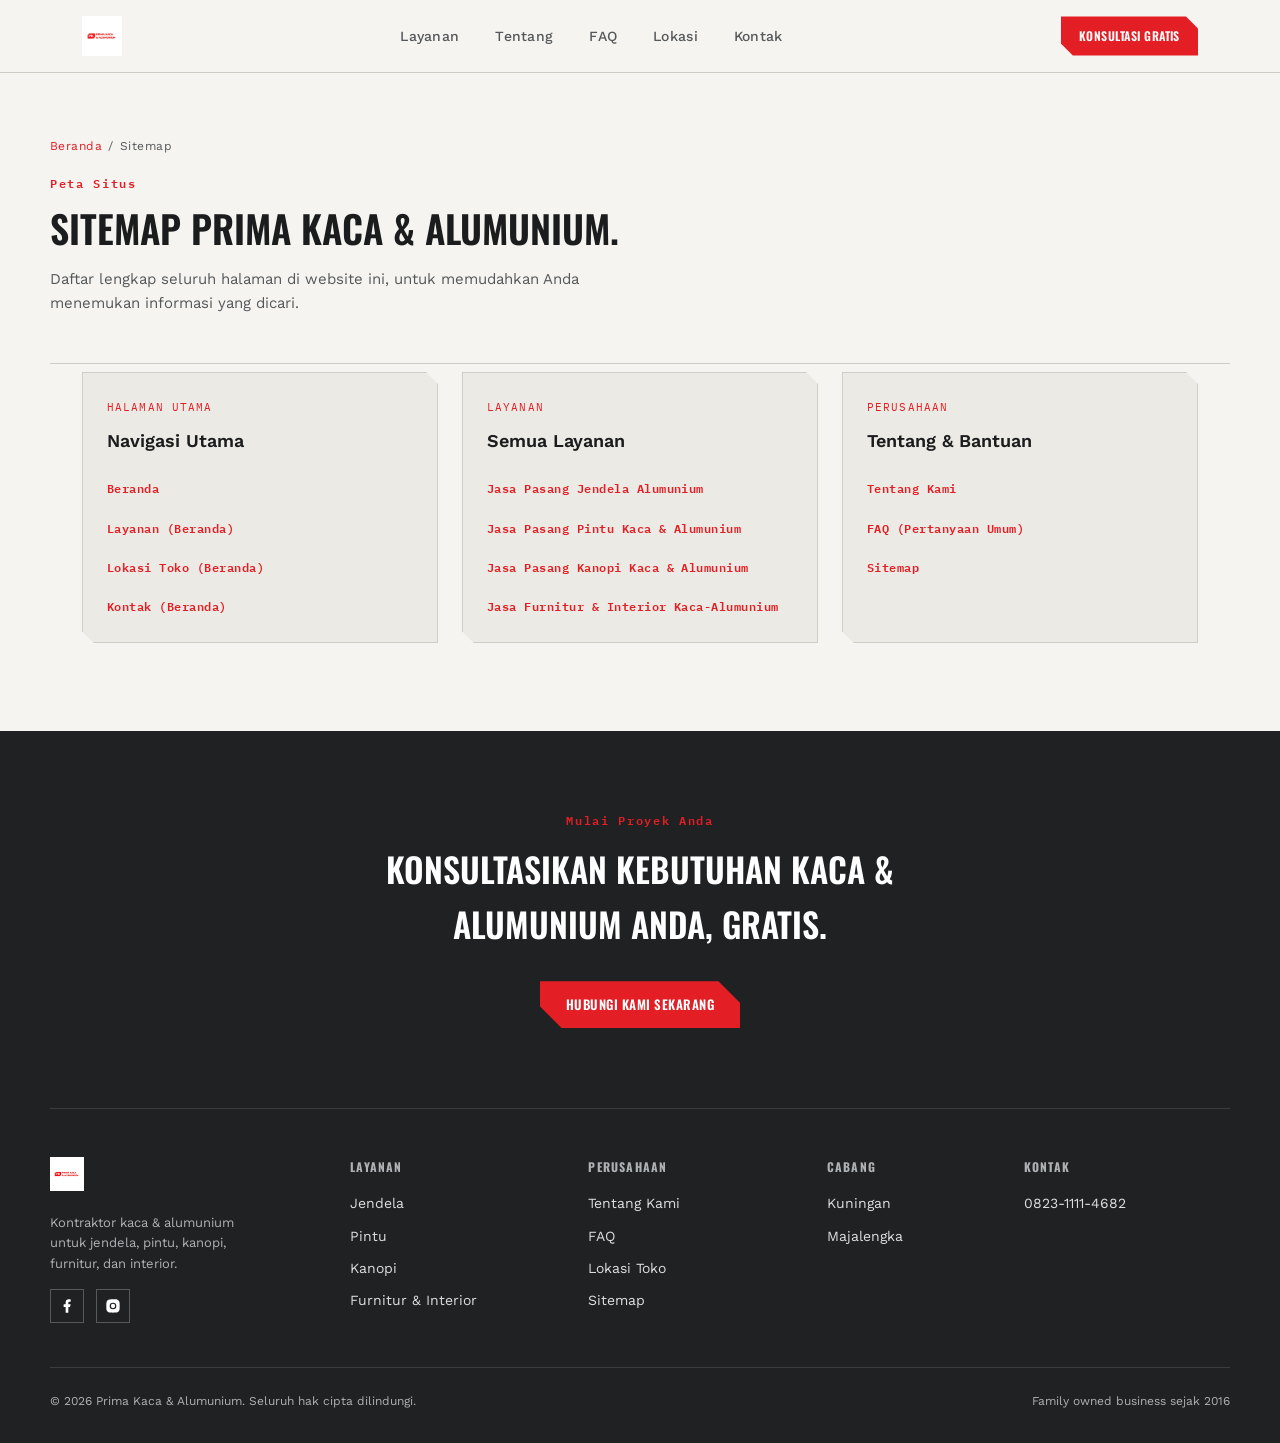
<file: sitemap.html>
<!DOCTYPE html>
<html lang="id">
<head>
  <meta charset="UTF-8">
  <meta name="viewport" content="width=device-width, initial-scale=1.0">
  <title>Sitemap — Prima Kaca & Alumunium</title>
  <meta name="description" content="Daftar lengkap seluruh halaman di website Prima Kaca & Alumunium: beranda, layanan, tentang kami, FAQ, dan lokasi toko.">
  <link rel="canonical" href="sitemap.html">
  <meta name="robots" content="noindex, follow">
  <link rel="preconnect" href="https://fonts.googleapis.com">
  <link href="https://fonts.googleapis.com/css2?family=Oswald:wght@500;600;700&family=Work+Sans:wght@400;500;600&family=IBM+Plex+Mono:wght@500;600&display=swap" rel="stylesheet">
  <link rel="stylesheet" href="styles.css">
</head>
<body>
<div id="header-placeholder"></div>

  <section class="section page-hero wrap">
    <div class="breadcrumb"><a href="index.html">Beranda</a><span>/</span>Sitemap</div>
    <div class="sec-eyebrow mono">Peta Situs</div>
    <h1>Sitemap Prima Kaca &amp; Alumunium.</h1>
    <p>Daftar lengkap seluruh halaman di website ini, untuk memudahkan Anda menemukan informasi yang dicari.</p>
  </section>

  <section class="section" style="padding-top:0;">
    <div class="wrap">
      <div class="w1h-grid" style="grid-template-columns:repeat(3,1fr);">

        <!-- Halaman Utama -->
        <div class="w1h-card cut-sm">
          <span class="w1h-label mono">HALAMAN UTAMA</span>
          <h3>Navigasi Utama</h3>
          <div style="display:flex; flex-direction:column; gap:10px; margin-top:14px;">
            <a href="index.html" class="loc-link mono">Beranda</a>
            <a href="index.html#layanan" class="loc-link mono">Layanan (Beranda)</a>
            <a href="index.html#lokasi" class="loc-link mono">Lokasi Toko (Beranda)</a>
            <a href="index.html#kontak" class="loc-link mono">Kontak (Beranda)</a>
          </div>
        </div>

        <!-- Layanan -->
        <div class="w1h-card cut-sm">
          <span class="w1h-label mono">LAYANAN</span>
          <h3>Semua Layanan</h3>
          <div style="display:flex; flex-direction:column; gap:10px; margin-top:14px;">
            <a href="layanan-jendela.html" class="loc-link mono">Jasa Pasang Jendela Alumunium</a>
            <a href="layanan-pintu.html" class="loc-link mono">Jasa Pasang Pintu Kaca &amp; Alumunium</a>
            <a href="layanan-kanopi.html" class="loc-link mono">Jasa Pasang Kanopi Kaca &amp; Alumunium</a>
            <a href="layanan-furnitur-interior.html" class="loc-link mono">Jasa Furnitur &amp; Interior Kaca-Alumunium</a>
          </div>
        </div>

        <!-- Perusahaan -->
        <div class="w1h-card cut-sm">
          <span class="w1h-label mono">PERUSAHAAN</span>
          <h3>Tentang &amp; Bantuan</h3>
          <div style="display:flex; flex-direction:column; gap:10px; margin-top:14px;">
            <a href="tentang.html" class="loc-link mono">Tentang Kami</a>
            <a href="faq.html" class="loc-link mono">FAQ (Pertanyaan Umum)</a>
            <a href="sitemap.html" class="loc-link mono">Sitemap</a>
          </div>
        </div>

      </div>
    </div>
  </section>

<div id="footer-placeholder"></div>
<script src="header.js"></script>
<script src="footer.js"></script>
<script src="script.js"></script>
</body>
</html>
</file>
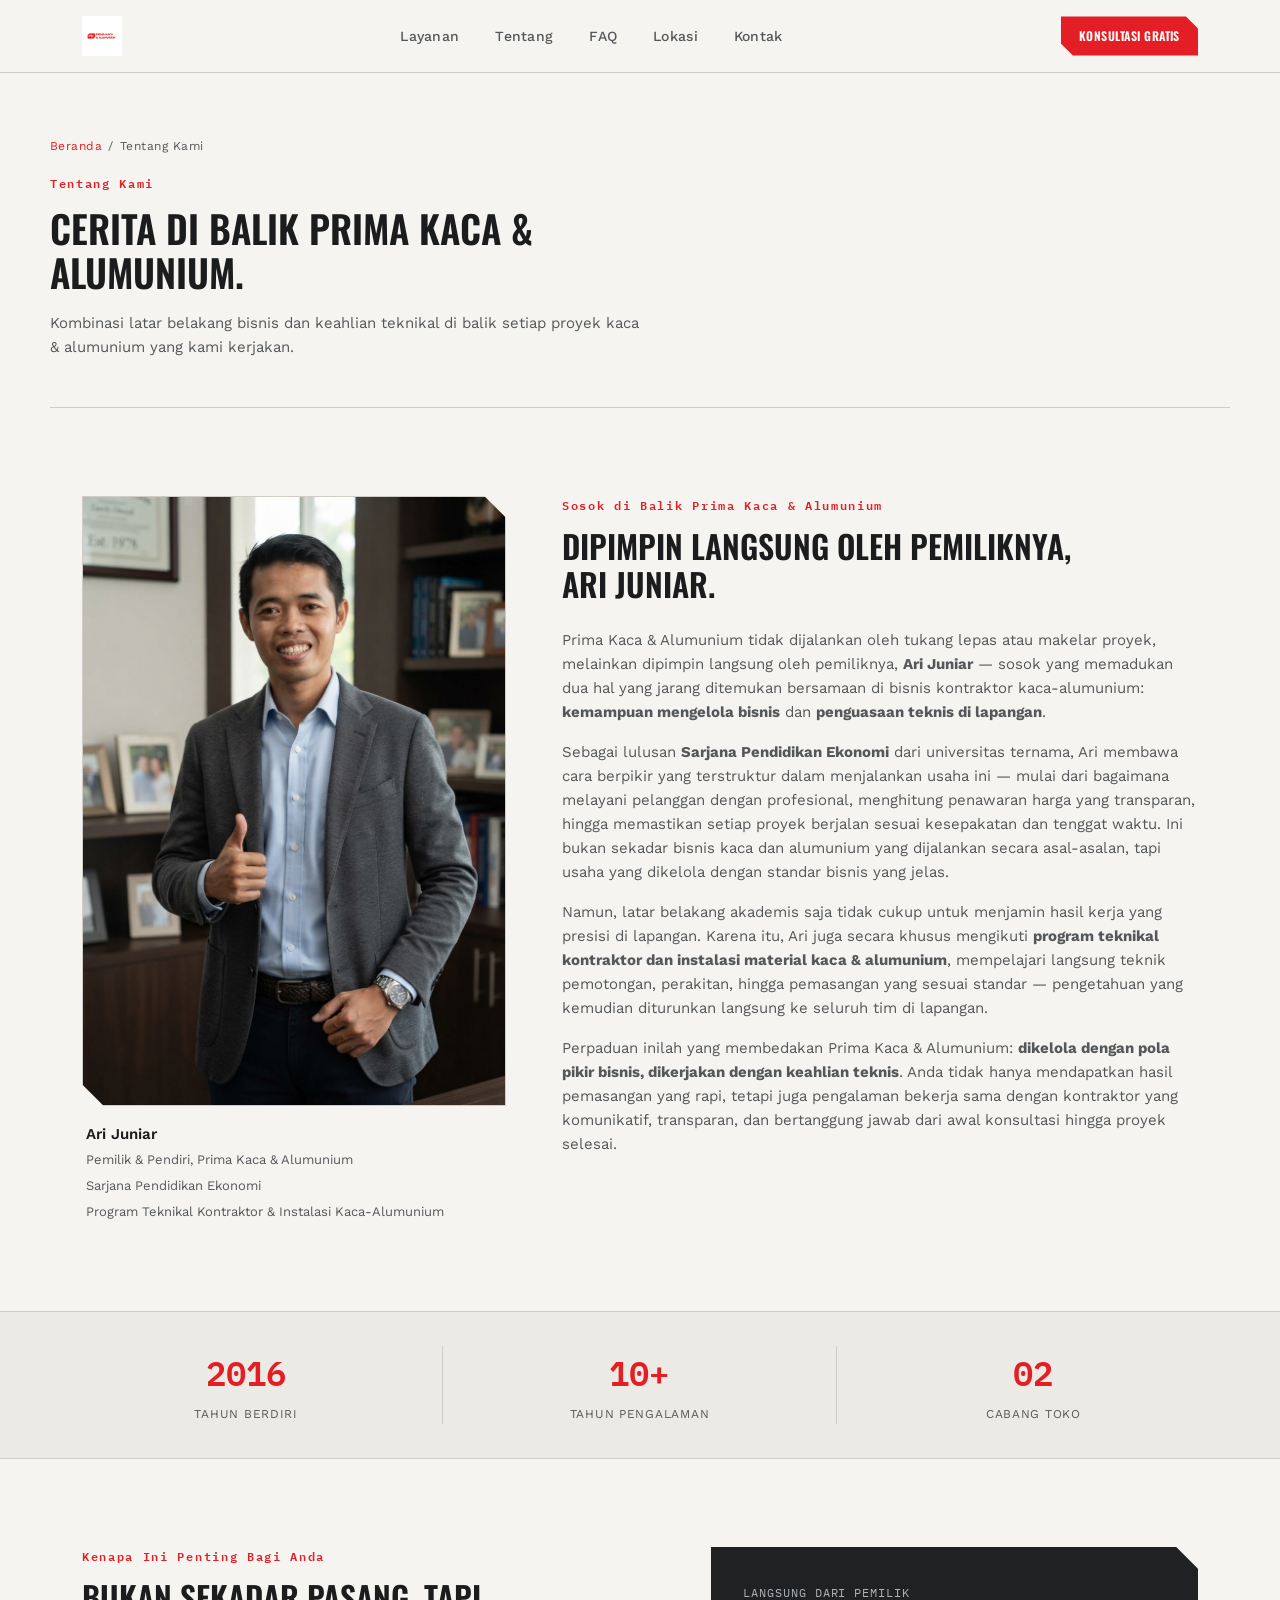
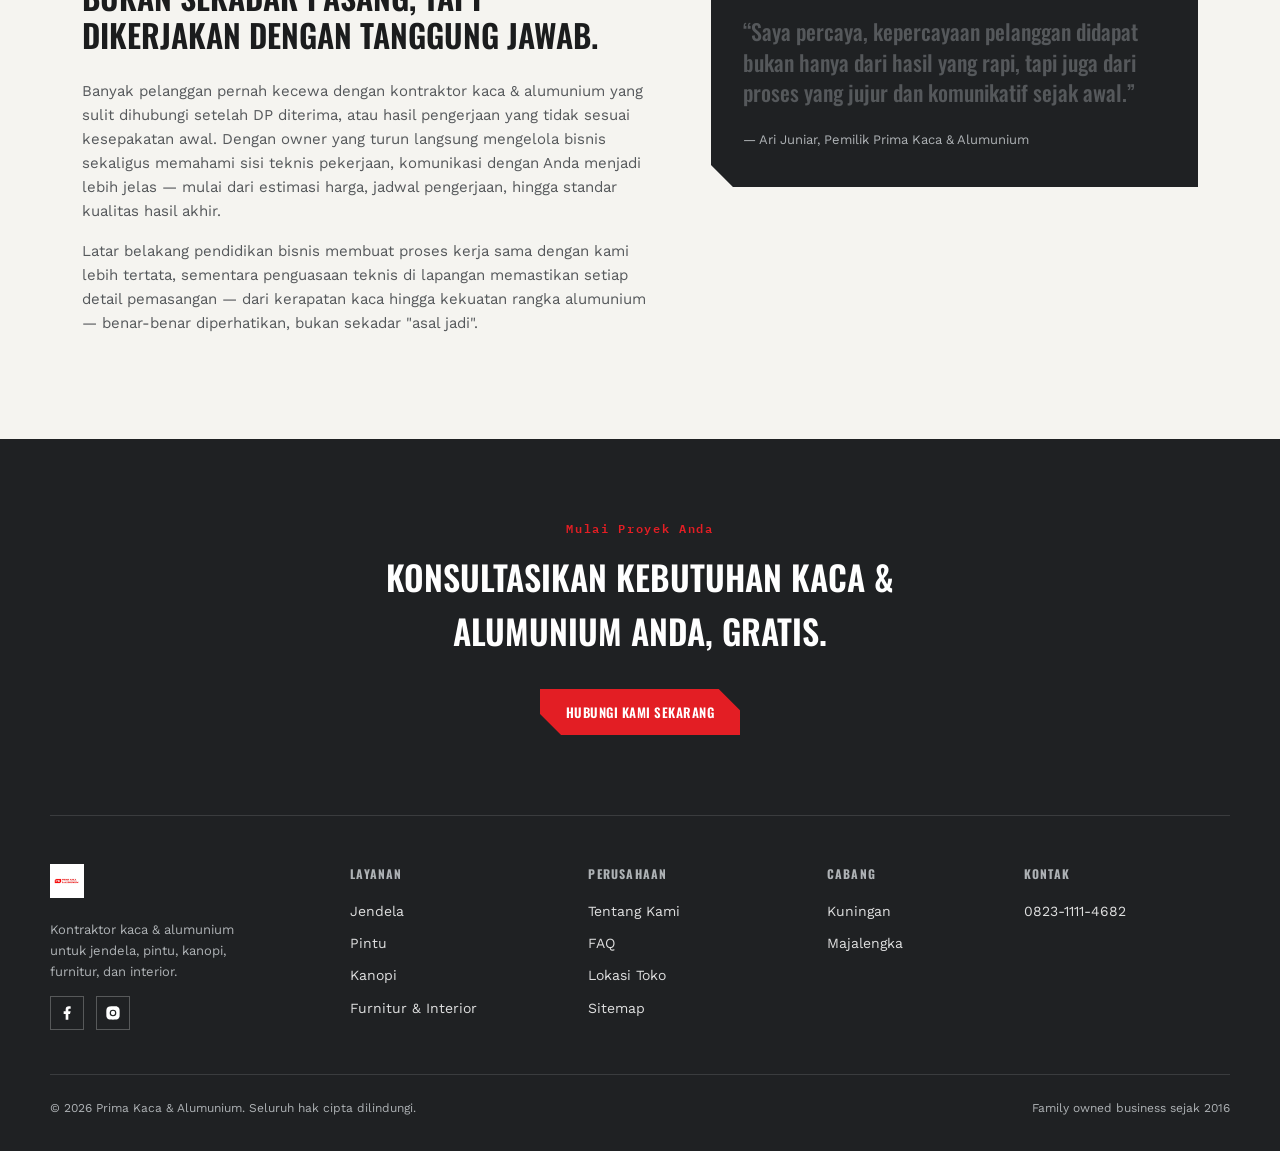
<file: tentang.html>
<!DOCTYPE html>
<html lang="id">
<head>
  <meta charset="UTF-8">
  <meta name="viewport" content="width=device-width, initial-scale=1.0">
  <title>Tentang Kami — Prima Kaca & Alumunium</title>
  <meta name="description" content="Kenali Ari Juniar, pemilik Prima Kaca & Alumunium — perpaduan latar belakang Sarjana Pendidikan Ekonomi dan keahlian teknikal kontraktor kaca & alumunium.">
  <link rel="canonical" href="tentang.html">
  <link rel="preconnect" href="https://fonts.googleapis.com">
  <link href="https://fonts.googleapis.com/css2?family=Oswald:wght@500;600;700&family=Work+Sans:wght@400;500;600&family=IBM+Plex+Mono:wght@500;600&display=swap" rel="stylesheet">
  <link rel="stylesheet" href="styles.css">
  <script type="application/ld+json">
  {
    "@context": "https://schema.org",
    "@type": "AboutPage",
    "name": "Tentang Prima Kaca & Alumunium",
    "url": "tentang.html",
    "mainEntity": {
      "@type": "Person",
      "name": "Ari Juniar",
      "jobTitle": "Pemilik & Pendiri",
      "worksFor": { "@type": "HomeAndConstructionBusiness", "name": "Prima Kaca & Alumunium" },
      "alumniOf": "Pendidikan Ekonomi",
      "description": "Pemilik Prima Kaca & Alumunium, lulusan Sarjana Pendidikan Ekonomi dengan pengalaman mengikuti program teknikal kontraktor dan instalasi material kaca & alumunium."
    }
  }
  </script>
</head>
<body>
<div id="header-placeholder"></div>
  <section class="section page-hero wrap">
    <div class="breadcrumb"><a href="index.html">Beranda</a><span>/</span>Tentang Kami</div>
    <div class="sec-eyebrow mono">Tentang Kami</div>
    <h1>Cerita di balik Prima Kaca & Alumunium.</h1>
    <p>Kombinasi latar belakang bisnis dan keahlian teknikal di balik setiap proyek kaca &amp; alumunium yang kami kerjakan.</p>
  </section>

  <section class="section">
    <div class="wrap tentang-grid">
      <div>
        <!-- Ganti file owner-photo.jpg dengan foto asli pemilik, nama file bisa tetap sama -->
        <div class="photo-frame cut">
          <img src="owner-photo.jpg" alt="Foto pemilik Prima Kaca & Alumunium">
        </div>
        <div class="photo-caption">
          <b>Ari Juniar</b>
          <span>Pemilik &amp; Pendiri, Prima Kaca &amp; Alumunium</span><br>
          <span>Sarjana Pendidikan Ekonomi</span><br>
          <span>Program Teknikal Kontraktor &amp; Instalasi Kaca-Alumunium</span>
        </div>
      </div>
      <div>
        <div class="sec-head" style="margin-bottom:24px;">
          <div class="sec-eyebrow mono">Sosok di Balik Prima Kaca &amp; Alumunium</div>
          <h2>Dipimpin langsung oleh pemiliknya, Ari Juniar.</h2>
        </div>
        <p>Prima Kaca &amp; Alumunium tidak dijalankan oleh tukang lepas atau makelar proyek, melainkan dipimpin langsung oleh pemiliknya, <b>Ari Juniar</b> — sosok yang memadukan dua hal yang jarang ditemukan bersamaan di bisnis kontraktor kaca-alumunium: <b>kemampuan mengelola bisnis</b> dan <b>penguasaan teknis di lapangan</b>.</p>
        <p>Sebagai lulusan <b>Sarjana Pendidikan Ekonomi</b> dari universitas ternama, Ari membawa cara berpikir yang terstruktur dalam menjalankan usaha ini — mulai dari bagaimana melayani pelanggan dengan profesional, menghitung penawaran harga yang transparan, hingga memastikan setiap proyek berjalan sesuai kesepakatan dan tenggat waktu. Ini bukan sekadar bisnis kaca dan alumunium yang dijalankan secara asal-asalan, tapi usaha yang dikelola dengan standar bisnis yang jelas.</p>
        <p>Namun, latar belakang akademis saja tidak cukup untuk menjamin hasil kerja yang presisi di lapangan. Karena itu, Ari juga secara khusus mengikuti <b>program teknikal kontraktor dan instalasi material kaca &amp; alumunium</b>, mempelajari langsung teknik pemotongan, perakitan, hingga pemasangan yang sesuai standar — pengetahuan yang kemudian diturunkan langsung ke seluruh tim di lapangan.</p>
        <p>Perpaduan inilah yang membedakan Prima Kaca &amp; Alumunium: <b>dikelola dengan pola pikir bisnis, dikerjakan dengan keahlian teknis</b>. Anda tidak hanya mendapatkan hasil pemasangan yang rapi, tetapi juga pengalaman bekerja sama dengan kontraktor yang komunikatif, transparan, dan bertanggung jawab dari awal konsultasi hingga proyek selesai.</p>
      </div>
    </div>
  </section>

  <div class="stats-band">
    <div class="wrap stats">
      <div class="stat"><div class="stat-num mono">2016</div><div class="stat-label">Tahun Berdiri</div></div>
      <div class="stat"><div class="stat-num mono">10+</div><div class="stat-label">Tahun Pengalaman</div></div>
      <div class="stat"><div class="stat-num mono">02</div><div class="stat-label">Cabang Toko</div></div>
    </div>
  </div>

  <section class="section">
    <div class="wrap about-grid">
      <div>
        <div class="sec-head" style="margin-bottom:24px;">
          <div class="sec-eyebrow mono">Kenapa Ini Penting Bagi Anda</div>
          <h2>Bukan sekadar pasang, tapi dikerjakan dengan tanggung jawab.</h2>
        </div>
        <p>Banyak pelanggan pernah kecewa dengan kontraktor kaca &amp; alumunium yang sulit dihubungi setelah DP diterima, atau hasil pengerjaan yang tidak sesuai kesepakatan awal. Dengan owner yang turun langsung mengelola bisnis sekaligus memahami sisi teknis pekerjaan, komunikasi dengan Anda menjadi lebih jelas — mulai dari estimasi harga, jadwal pengerjaan, hingga standar kualitas hasil akhir.</p>
        <p>Latar belakang pendidikan bisnis membuat proses kerja sama dengan kami lebih tertata, sementara penguasaan teknis di lapangan memastikan setiap detail pemasangan — dari kerapatan kaca hingga kekuatan rangka alumunium — benar-benar diperhatikan, bukan sekadar "asal jadi".</p>
      </div>
      <div class="about-callout cut">
        <span class="mono">LANGSUNG DARI PEMILIK</span>
        <p>&ldquo;Saya percaya, kepercayaan pelanggan didapat bukan hanya dari hasil yang rapi, tapi juga dari proses yang jujur dan komunikatif sejak awal.&rdquo;</p>
        <div class="sign">— Ari Juniar, Pemilik Prima Kaca &amp; Alumunium</div>
      </div>
    </div>
  </section>

<div id="footer-placeholder"></div>
<script src="header.js"></script>
<script src="footer.js"></script>
<script src="script.js"></script>
</body>
</html>
</file>
<file: styles.css>
/* ===================================================================
   DESIGN TOKENS
   Semua warna, dikumpulkan jadi variabel supaya mudah diubah sekali
   saja tanpa perlu cari-cari di seluruh file (misal ganti warna brand).
=================================================================== */
:root{
  --bg:#F5F4F0;            /* warna dasar halaman, abu-abu terang bernuansa alumunium */
  --bg-panel:#ECEAE4;      /* warna latar untuk section selang-seling (stats, layanan) */
  --ink:#1B1C1D;           /* warna teks utama */
  --ink-soft:#55585B;      /* warna teks sekunder / deskripsi */
  --red:#E31E24;           /* warna merah brand, diambil dari logo */
  --red-dark:#A8171C;      /* merah lebih gelap untuk hover tombol */
  --aluminum:#AEB2B5;      /* abu-abu alumunium untuk elemen visual */
  --aluminum-light:#DADCD8;
  --glass:#D9E6E9;         /* biru pucat, kesan material kaca */
  --glass-line:#B7CBCF;
  --charcoal:#1F2123;      /* warna gelap untuk footer & callout */
  --line:#CFCDC6;          /* warna garis/border tipis */
}

/* ===================================================================
   RESET DASAR
   Menghilangkan margin/padding default browser agar layout konsisten.
=================================================================== */
*{ box-sizing:border-box; margin:0; padding:0; }

html{ scroll-behavior:smooth; } /* efek scroll halus saat klik menu anchor (#layanan, dll) */

body{
  background:var(--bg);
  color:var(--ink);
  font-family:'Work Sans', sans-serif;
  line-height:1.6;
  -webkit-font-smoothing:antialiased;
}

/* Font khusus: Oswald untuk judul (kesan tegas/industrial), IBM Plex Mono untuk angka/label */
h1, h2, h3, .eyebrow{ font-family:'Oswald', sans-serif; text-transform:uppercase; }
.mono{ font-family:'IBM Plex Mono', monospace; }

a{ color:inherit; text-decoration:none; }

/* Container standar, membatasi lebar konten maksimal di layar besar */
.wrap{ max-width:1180px; margin:0 auto; padding:0 32px; }

/* ===================================================================
   ELEMEN SIGNATURE: SUDUT TERPOTONG (CUT CORNER)
   Bentuk khas yang meniru sudut terpotong pada logo "PK".
   Dipakai berulang di tombol, kartu, dan panel supaya identitas brand
   terasa konsisten di seluruh halaman.
=================================================================== */
.cut{ clip-path: polygon(0 0, calc(100% - 22px) 0, 100% 22px, 100% 100%, 22px 100%, 0 calc(100% - 22px)); }
.cut-sm{ clip-path: polygon(0 0, calc(100% - 12px) 0, 100% 12px, 100% 100%, 12px 100%, 0 calc(100% - 12px)); }

/* ===================================================================
   NAVBAR
=================================================================== */
#site-header{
  position:sticky; top:0; z-index:50;
  background:rgba(245,244,240,0.92);
  backdrop-filter:blur(6px);
  border-bottom:1px solid var(--line);
}

#site-header nav{
  display:flex; align-items:center; justify-content:space-between;
  gap:16px; padding:16px 32px; max-width:1180px; margin:0 auto;
}

.nav-logo img{ height:40px; width:auto; display:block; }

.nav-links{ display:flex; gap:36px; font-size:14px; font-weight:500; letter-spacing:.02em; }
.nav-links a{ color:var(--ink-soft); transition:color .15s; }
.nav-links a:hover{ color:var(--red); }

/* Tombol hamburger, disembunyikan di desktop dan hanya tampil di mobile (lihat media query) */
.nav-toggle{
  display:none; flex-direction:column; justify-content:center; gap:5px;
  width:32px; height:32px; background:none; border:none; cursor:pointer;
}
.nav-toggle span{ display:block; width:100%; height:2px; background:var(--ink); }

/* ===================================================================
   TOMBOL (dipakai ulang di berbagai section)
=================================================================== */
.btn{
  display:inline-flex; align-items:center; gap:8px;
  padding:13px 26px; font-size:13px; font-weight:600; letter-spacing:.04em;
  text-transform:uppercase; font-family:'Oswald', sans-serif;
  cursor:pointer; border:none; transition:transform .15s, background .15s;
}
.btn-sm{ padding:10px 18px; font-size:12px; }
.btn-primary{ background:var(--red); color:#fff; }
.btn-primary:hover{ background:var(--red-dark); transform:translateY(-1px); }
.btn-outline{ background:transparent; border:1.5px solid var(--ink); color:var(--ink); }
.btn-outline:hover{ background:var(--ink); color:var(--bg); }

/* ===================================================================
   HERO SECTION
=================================================================== */
.hero{ padding:88px 0 64px; }
.hero-grid{ display:grid; grid-template-columns:1.05fr 0.95fr; gap:64px; align-items:center; }

.eyebrow{
  font-size:13px; font-weight:500; letter-spacing:.14em; color:var(--red);
  margin-bottom:20px; display:flex; align-items:center; gap:10px;
}
.eyebrow::before{ content:""; width:28px; height:2px; background:var(--red); display:inline-block; }

.hero h1{ font-size:52px; line-height:1.08; font-weight:700; letter-spacing:.01em; margin-bottom:22px; }
.hero h1 span{ color:var(--red); }
.hero p.lead{ font-size:16px; color:var(--ink-soft); max-width:460px; margin-bottom:34px; }
.hero-actions{ display:flex; gap:14px; margin-bottom:40px; }

.hero-trust{ display:flex; gap:28px; font-size:12px; color:var(--ink-soft); font-weight:500; }
.hero-trust .mono{ color:var(--ink); font-size:13px; font-weight:600; }

/* Komposisi panel kaca/alumunium bertumpuk di sisi kanan hero */
.hero-visual{ position:relative; height:420px; }
.panel{ position:absolute; box-shadow:0 18px 40px -18px rgba(0,0,0,0.25); }
.panel-alu{ width:78%; height:280px; background:linear-gradient(135deg, var(--aluminum-light), var(--aluminum)); top:0; right:0; }
.panel-glass{ width:62%; height:200px; background:var(--glass); border:1px solid var(--glass-line); left:0; bottom:56px; }
.panel-red{ width:150px; height:150px; background:var(--red); left:36px; top:36px; display:flex; align-items:center; justify-content:center; }
.panel-red img{ width:96px; height:96px; object-fit:contain; }
.panel-tag{ position:absolute; right:20px; bottom:0; background:var(--charcoal); color:#fff; padding:14px 20px; font-size:11px; letter-spacing:.08em; }
.panel-tag b{ display:block; font-family:'Oswald'; font-size:20px; text-transform:uppercase; margin-top:2px; }

/* ===================================================================
   STATS BAND (2018 / 10+ Tahun / 2 Cabang)
=================================================================== */
.stats-band{ background:var(--bg-panel); border-top:1px solid var(--line); border-bottom:1px solid var(--line); }
.stats{ display:grid; grid-template-columns:repeat(3,1fr); padding:34px 0; }
.stat{ text-align:center; border-right:1px solid var(--line); padding:0 20px; }
.stat:last-child{ border-right:none; }
.stat-num{ font-size:34px; font-weight:600; color:var(--red); }
.stat-label{ font-size:12px; color:var(--ink-soft); letter-spacing:.06em; text-transform:uppercase; margin-top:4px; }

/* ===================================================================
   HEADER SECTION UMUM (dipakai di Tentang, Layanan, Lokasi)
=================================================================== */
.section{ padding:88px 0; }
.sec-head{ max-width:560px; margin-bottom:52px; }
.sec-eyebrow{ font-size:12px; font-weight:600; letter-spacing:.14em; color:var(--red); margin-bottom:12px; }
.sec-head h2{ font-size:32px; font-weight:600; line-height:1.2; }
.sec-head p{ color:var(--ink-soft); margin-top:14px; font-size:15px; }

/* ===================================================================
   TENTANG KAMI
=================================================================== */
.about-grid{ display:grid; grid-template-columns:1fr 0.85fr; gap:56px; align-items:start; }
.about-grid p{ margin-bottom:16px; color:var(--ink-soft); font-size:15px; }

.about-callout{ background:var(--charcoal); color:#fff; padding:36px 32px; }
.about-callout .mono{ font-size:12px; color:var(--aluminum); letter-spacing:.08em; margin-bottom:14px; display:block; }
.about-callout p{ font-family:'Oswald'; font-size:22px; line-height:1.4; text-transform:none; font-weight:500; }
.about-callout .sign{ margin-top:22px; font-size:13px; color:var(--aluminum); font-family:'Work Sans'; }

/* ===================================================================
   LAYANAN
=================================================================== */
.services{ background:var(--bg-panel); border-top:1px solid var(--line); border-bottom:1px solid var(--line); }
.service-grid{ display:grid; grid-template-columns:repeat(5,1fr); gap:20px; }

.service-card{
  background:var(--bg); border:1px solid var(--line); padding:28px 22px;
  position:relative; overflow:hidden; transition:transform .18s, box-shadow .18s;
}
/* Aksen merah kecil di sudut kartu, membesar sedikit saat hover */
.service-card::after{
  content:""; position:absolute; top:-14px; right:-14px;
  width:28px; height:28px; background:var(--red); transform:rotate(45deg);
  transition:top .18s, right .18s;
}
.service-card:hover{ transform:translateY(-4px); box-shadow:0 16px 30px -18px rgba(0,0,0,0.3); }
.service-card:hover::after{ top:-10px; right:-10px; }

.service-icon{ width:38px; height:38px; margin-bottom:18px; }
.service-icon svg{ width:100%; height:100%; stroke:var(--red); fill:none; stroke-width:1.6; }
.service-card h3{ font-size:16px; font-weight:600; letter-spacing:.02em; margin-bottom:8px; }
.service-card p{ font-size:13px; color:var(--ink-soft); text-transform:none; font-family:'Work Sans'; }

/* ===================================================================
   SEGMEN PASAR (perumahan / komersial / custom)
=================================================================== */
.market-section{ padding-top:56px; padding-bottom:56px; }
.market{ display:flex; align-items:center; justify-content:space-between; gap:40px; }
.market-item{ display:flex; align-items:center; gap:16px; flex:1; }
.market-num{ font-size:13px; color:var(--red); font-weight:600; }
.market-text h4{ font-size:15px; font-weight:600; margin-bottom:2px; }
.market-text p{ font-size:13px; color:var(--ink-soft); }
.market-div{ width:1px; height:44px; background:var(--line); }

/* ===================================================================
   LOKASI TOKO
=================================================================== */
.loc-section{ padding-top:0; }
.loc-grid{ display:grid; grid-template-columns:1fr 1fr; gap:24px; }

/* .loc-card sekarang elemen <a> (link ke Google Maps), jadi perlu
   reset tampilan default link + efek hover supaya terasa interaktif */
.loc-card{
  display:block; border:1px solid var(--line); background:var(--bg);
  transition:box-shadow .18s, transform .18s;
}
.loc-card:hover{ box-shadow:0 16px 30px -18px rgba(0,0,0,0.3); transform:translateY(-3px); }

/* Placeholder peta bergaya blueprint (garis grid) + pin lokasi */
.loc-map{
  height:150px; position:relative;
  background:
    repeating-linear-gradient(0deg, var(--glass-line) 0 1px, transparent 1px 24px),
    repeating-linear-gradient(90deg, var(--glass-line) 0 1px, transparent 1px 24px),
    var(--glass);
}
.loc-map::after{
  content:""; position:absolute; width:14px; height:14px; background:var(--red);
  border-radius:50% 50% 50% 0; transform:rotate(-45deg);
  top:50%; left:50%; margin:-18px 0 0 -7px;
}
/* Label kecil "Buka di Google Maps" yang muncul di tengah area peta */
.loc-map-label{
  position:absolute; bottom:12px; left:50%; transform:translateX(-50%);
  background:var(--charcoal); color:#fff; font-size:11px;
  padding:6px 14px; letter-spacing:.06em; white-space:nowrap;
}
.loc-body{ padding:24px; }
.loc-body .mono{ font-size:11px; color:var(--red); letter-spacing:.1em; margin-bottom:6px; display:block; }
.loc-body h3{ font-size:20px; font-weight:600; margin-bottom:10px; }
.loc-body p{ font-size:14px; color:var(--ink-soft); margin-bottom:4px; }
/* Teks "Lihat rute" di bagian bawah kartu, dipertegas warna merah brand */
.loc-link{ display:inline-block; margin-top:10px; font-size:12px; color:var(--red); font-weight:600; letter-spacing:.04em; }

/* ===================================================================
   CTA + FOOTER
=================================================================== */
footer{ background:var(--charcoal); color:#fff; }

.cta-block{ padding:80px 0; text-align:center; border-bottom:1px solid rgba(255,255,255,0.12); }
.cta-block h2{ font-size:34px; font-weight:600; max-width:600px; margin:0 auto 30px; color:#fff; }

.footer-bottom{ padding:48px 0 32px; }
.footer-grid{ display:grid; grid-template-columns:1.3fr 1fr 1fr 0.8fr 1fr; gap:32px; margin-bottom:44px; }
.footer-logo{ height:34px; margin-bottom:14px; } /* logo dibuat putih agar kontras di footer gelap */
.footer-grid p{ font-size:13px; color:var(--aluminum); max-width:220px; }
.footer-col h4{ font-family:'Oswald'; font-size:12px; letter-spacing:.1em; text-transform:uppercase; color:var(--aluminum); margin-bottom:16px; }
.footer-col a, .footer-col p{ display:block; font-size:14px; color:#fff; margin-bottom:10px; opacity:.85; }
.footer-legal{ border-top:1px solid rgba(255,255,255,0.12); padding-top:24px; display:flex; justify-content:space-between; font-size:12px; color:var(--aluminum); }

/* ===================================================================
   RESPONSIVE / MOBILE (di bawah 900px)
=================================================================== */
/* ===================================================================
   PAGE HERO
   Header kecil dipakai di halaman selain beranda (FAQ, Tentang, Layanan).
=================================================================== */
.page-hero{ padding:64px 0 48px; border-bottom:1px solid var(--line); }
.page-hero .sec-eyebrow{ margin-bottom:14px; }
.page-hero h1{ font-size:38px; font-weight:600; line-height:1.15; max-width:680px; }
.page-hero p{ color:var(--ink-soft); margin-top:16px; max-width:600px; font-size:15px; }
.breadcrumb{ font-size:12px; color:var(--ink-soft); margin-bottom:18px; letter-spacing:.04em; }
.breadcrumb a{ color:var(--red); }
.breadcrumb span{ margin:0 6px; }

/* ===================================================================
   FAQ ACCORDION
=================================================================== */
.faq-list{ max-width:760px; }
.faq-item{ border-bottom:1px solid var(--line); }
.faq-question{
  width:100%; display:flex; align-items:center; justify-content:space-between; gap:16px;
  background:none; border:none; text-align:left; cursor:pointer;
  padding:22px 4px; font-size:16px; font-weight:500; color:var(--ink); font-family:'Work Sans';
}
.faq-question .faq-plus{
  font-family:'Oswald'; font-size:20px; color:var(--red); flex-shrink:0;
  transition:transform .2s;
}
/* Saat item terbuka (class is-open ditambahkan lewat script.js), tanda + berputar jadi x */
.faq-item.is-open .faq-plus{ transform:rotate(45deg); }
.faq-answer{
  max-height:0; overflow:hidden; transition:max-height .25s ease;
}
.faq-answer p{ color:var(--ink-soft); font-size:14px; padding:0 4px 22px; max-width:640px; }
.faq-item.is-open .faq-answer{ max-height:400px; }

/* ===================================================================
   DETAIL LAYANAN (struktur 5W1H)
=================================================================== */
.service-hero{ display:grid; grid-template-columns:1fr 0.7fr; gap:48px; align-items:center; }
.service-hero-badge{
  width:120px; height:120px; background:var(--red); display:flex; align-items:center; justify-content:center;
}
.service-hero-badge svg{ width:56px; height:56px; stroke:#fff; fill:none; stroke-width:1.4; }

.w1h-grid{ display:grid; grid-template-columns:repeat(2,1fr); gap:24px; margin-top:8px; }
.w1h-card{ background:var(--bg-panel); border:1px solid var(--line); padding:26px 24px; }
.w1h-card .w1h-label{ font-size:11px; color:var(--red); letter-spacing:.1em; margin-bottom:10px; display:block; }
.w1h-card h3{ font-size:18px; font-weight:600; text-transform:none; font-family:'Work Sans'; margin-bottom:10px; }
.w1h-card p{ font-size:14px; color:var(--ink-soft); }

.service-nav{ display:flex; flex-wrap:wrap; gap:10px; margin-top:12px; }
.service-nav a{
  font-size:12px; font-weight:600; letter-spacing:.03em; padding:9px 16px;
  border:1px solid var(--line); color:var(--ink-soft); font-family:'Oswald'; text-transform:uppercase;
}
.service-nav a.is-active{ background:var(--ink); color:#fff; border-color:var(--ink); }
.service-nav a:hover{ border-color:var(--red); color:var(--red); }

/* ===================================================================
   HALAMAN TENTANG BISNIS
=================================================================== */
.tentang-grid{ display:grid; grid-template-columns:0.8fr 1.2fr; gap:56px; align-items:start; }
.tentang-grid p{ margin-bottom:16px; color:var(--ink-soft); font-size:15px; }

/* Bingkai foto owner, siap diganti pengguna dengan foto asli */
.photo-frame{ border:1px solid var(--line); overflow:hidden; }
.photo-frame img{ width:100%; height:auto; display:block; }
.photo-caption{ padding:16px 4px 0; }
.photo-caption b{ display:block; font-size:15px; font-weight:600; }
.photo-caption span{ font-size:13px; color:var(--ink-soft); }

/* ===================================================================
   IKON SOSIAL MEDIA (Facebook & Instagram di footer)
=================================================================== */
.social-links{ display:flex; gap:12px; margin-top:14px; }
.social-links a{
  width:34px; height:34px; display:flex; align-items:center; justify-content:center;
  border:1px solid rgba(255,255,255,0.25); transition:background .15s, border-color .15s;
}
.social-links a:hover{ background:var(--red); border-color:var(--red); }
.social-links svg{ width:16px; height:16px; fill:#fff; }

/* Footer contact list: gaya untuk link telepon & email agar tetap konsisten dengan teks biasa */
.footer-col a.footer-contact-link{ margin-bottom:10px; }

@media (max-width:900px){
  .service-hero{ grid-template-columns:1fr; }
  .w1h-grid{ grid-template-columns:1fr; }
  .tentang-grid{ grid-template-columns:1fr; }

  .nav-links{
    /* Menu berubah jadi dropdown vertikal, disembunyikan sampai tombol hamburger diklik */
    display:none; position:absolute; top:100%; left:0; right:0;
    flex-direction:column; gap:0; background:var(--bg); border-bottom:1px solid var(--line);
  }
  .nav-links.is-open{ display:flex; } /* class ini ditambahkan lewat script.js */
  .nav-links a{ padding:14px 32px; border-top:1px solid var(--line); }
  .nav-toggle{ display:flex; }

  .hero-grid, .about-grid, .loc-grid{ grid-template-columns:1fr; }
  .hero h1{ font-size:38px; }
  .hero-visual{ height:320px; }
  .service-grid{ grid-template-columns:repeat(2,1fr); }
  .stats{ grid-template-columns:1fr; }
  .stat{ border-right:none; border-bottom:1px solid var(--line); padding:16px 0; }
  .market{ flex-direction:column; align-items:flex-start; }
  .market-div{ display:none; }
  .footer-grid{ grid-template-columns:1fr 1fr; }
}
</file>
